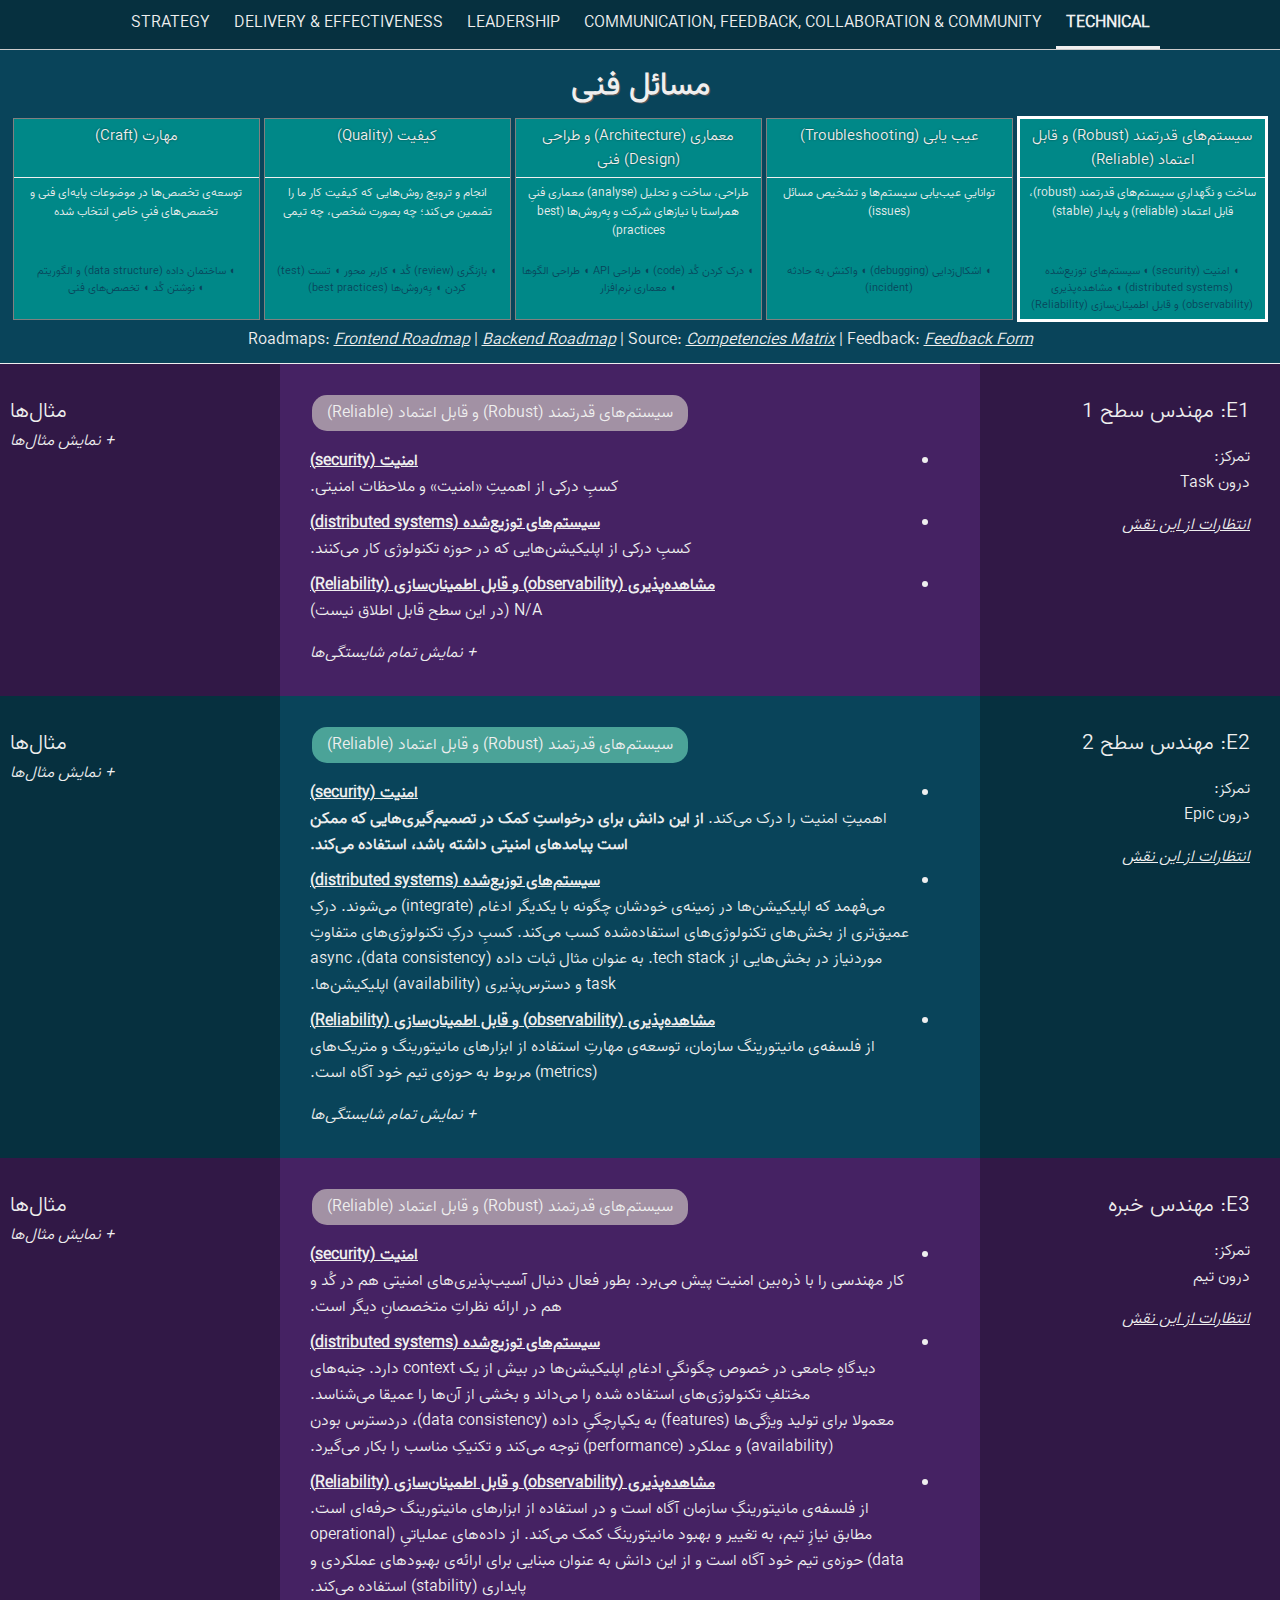
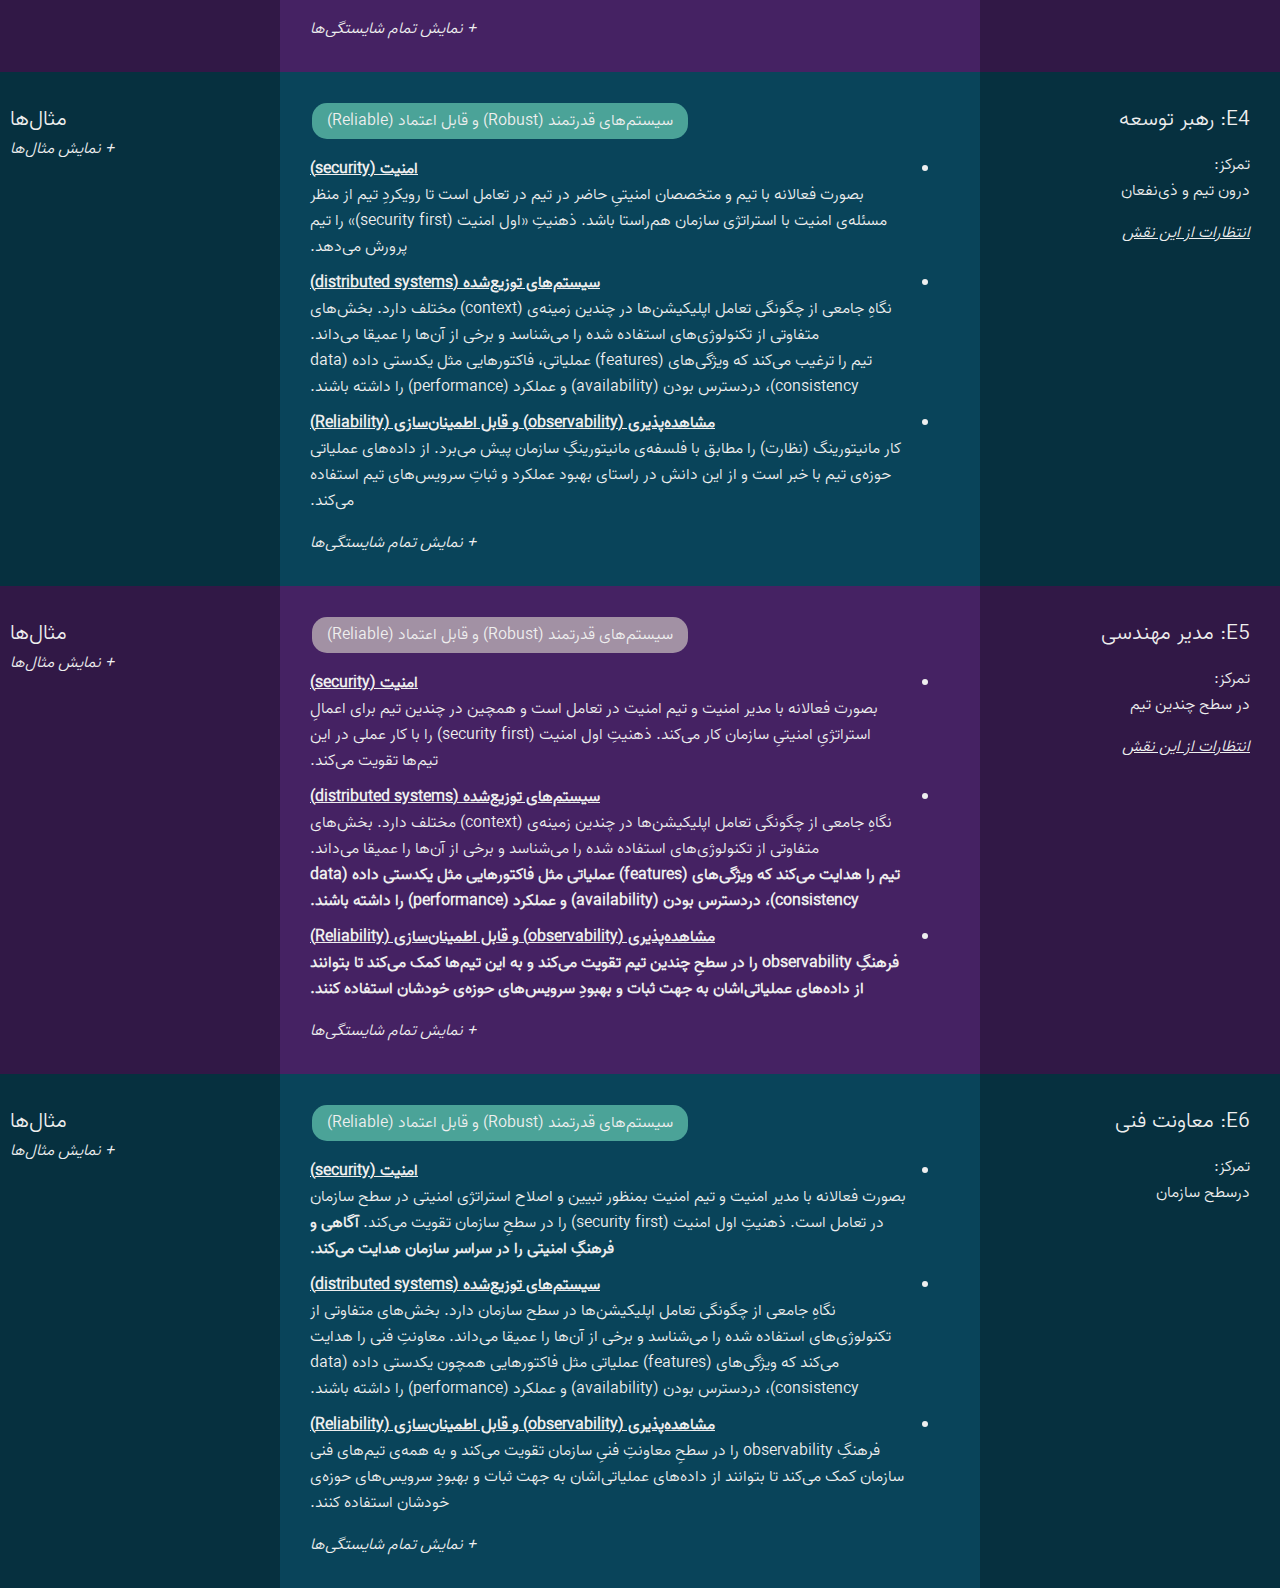
<file: index.html>
<!DOCTYPE html>

<html dir="rtl">

<head>
  <meta charset=UTF-8>
  <link rel="stylesheet" type="text/css" href="styles.css" />
  <script src="functions.js" type="text/javascript"></script>
</head>

<body>
  <div class="main">

    <div class="nav">
      <a href="index.html">
        <span class="item selected">TECHNICAL</span>
      </a>
      <a href="communication.html">
        <span class="item">COMMUNICATION, FEEDBACK, COLLABORATION & COMMUNITY</span>
      </a>
      <a href="leadership.html">
        <span class="item">
          LEADERSHIP
        </span>
      </a>
      <a href="delivery.html">
        <span class="item">
          DELIVERY &AMP; EFFECTIVENESS
        </span>
      </a>
      <a href="strategy.html">
        <span class="item">STRATEGY</span>
      </a>
    </div>

    <!--header-->

    <div class="header">
      <div class="skill-header">

        <h1>مسائل فنی</h1>
        <a href="#reliable" onclick="changeSkill('reliable')">
          <div class="competencies selected" id="reliable-header">
            <div class="headerbox">
              <div class=header1>سیستم‌های قدرتمند (Robust) و قابل اعتماد (Reliable)</div>
            </div>
            <div class=summary>ساخت و نگهداریِ سیستم‌های قدرتمند (robust)، قابل اعتماد (reliable) و پایدار (stable)
            </div>
            <div class=sub-skills>
              <span class="text">&#x25D6;&nbsp;امنیت (security)</span>
              <span class="text">&#x25D6;&nbsp;سیستم‌های توزیع‌شده (distributed systems)</span>
              <span class="text">&#x25D6;&nbsp;مشاهده‌پذیری (observability) و قابل اطمینان‌سازی (Reliability)</span>
            </div>
          </div>
        </a>

        <a href="#troubleshooting" onclick="changeSkill('troubleshooting')">
          <div class="competencies" id="troubleshooting-header">
            <div class="headerbox">
              <span class=header1>عیب یابی (Troubleshooting)
              </span>
              <br />
              <br />
            </div>
            <div class=summary>تواناییِ عیب‌یابی سیستم‌ها و تشخیص مسائل (issues)<br /></div>
            <div class="sub-skills">
              <span class="text">&#x25D6;&nbsp;اشکال‌زدایی (debugging)</span>
              <span class="text">&#x25D6;&nbsp;واکنش به حادثه (incident)</span>
              <br />
              <br />
            </div>
          </div>
        </a>

        <a href="#architecture" onclick="changeSkill('architecture')">
          <div class="competencies" id="architecture-header">
            <div class="headerbox">
              <span class=header1>معماری (Architecture) و طراحی (Design) فنی</span>
            </div>
            <div class=summary>طراحی، ساخت و تحلیل (analyse) معماری فنیِ همراستا با نیازهای شرکت و بِه‌روش‌ها (best
              practices)</div>
            <div class="sub-skills">
              <span class="text">&#x25D6;&nbsp;درک کردن کُد (code)</span>
              <span class="text">&#x25D6;&nbsp;طراحی API</span>
              <span class="text">&#x25D6;&nbsp;طراحی الگوها</span>
              <span class="text">&#x25D6;&nbsp;معماری نرم‌افزار</span>
              <br />
              <br />
            </div>
          </div>
        </a>

        <a href="#quality" onclick="changeSkill('quality')">
          <div class="competencies" id="quality-header">
            <div class="headerbox">
              <span class=header1>کیفیت (Quality)</span>
              <br />
              <br />
            </div>

            <div class=summary>
              انجام و ترویج روش‌هایی که کیفیت کار ما را تضمین می‌کند؛ چه بصورت شخصی، چه تیمی
            </div>
            <div class="sub-skills">
              <span class="text">&#x25D6;&nbsp;بازنگری (review) کُد</span>
              <span class="text">&#x25D6;&nbsp;کاربر محور</span>
              <span class="text">&#x25D6;&nbsp;تست (test) کردن</span>
              <span class="text">&#x25D6;&nbsp;بِه‌روش‌ها (best practices)</span>
              <br />
              <br />
            </div>
          </div>
        </a>

        <a href="#craft" onclick="changeSkill('craft')">
          <div class="competencies" id="craft-header">
            <div class="headerbox">
              <span class=header1>مهارت (Craft)</span>
              <br />
              <br />
            </div>
            <div class=summary>
              توسعه‌ی تخصص‌ها در موضوعات پایه‌ای فنی و تخصص‌های فنیِ خاصِ انتخاب شده
            </div>
            <div class="sub-skills">
              <span class="text">&#x25D6;&nbsp;ساختمان داده (data structure) و الگوریتم</span>
              <span class="text">&#x25D6;&nbsp;نوشتن کُد</span>
              <span class="text">&#x25D6;&nbsp;تخصص‌های فنی</span>
              <br />
              <br />
            </div>
          </div>
        </a>
      </div>
      <div class="roadmaps">
        Roadmaps: <a href="frontend-roadmap.pdf" target="_blank" class="link underline">Frontend Roadmap</a> | <a
          href="backend-roadmap.pdf" class="link underline" target="_blank">Backend Roadmap</a>
        | Source: <a href="https://tinyurl.com/e360-competencies" class="link underline">Competencies Matrix</a>
        | Feedback: <a href="https://forms.gle/9mSZsdaCTgw4NFJX8" class="link underline">Feedback Form</a>
      </div>
    </div>

    <div class="main">
      <!--Junior-->
      <div class="row">
        <div class="left col">
          <span class=title>E1: مهندس سطح 1</span>
          <p><span class=focus>تمرکز: <br />درون Task</span></p>
          <a href="https://tinyurl.com/e360-engineer-i" target="_blank" class="link underline">انتظارات از این نقش</a>
        </div>
        <div class="middle" id="junior-skills">
          <div class="reliable">
            <span class="pill">سیستم‌های قدرتمند (Robust) و قابل اعتماد (Reliable)</span>
            <ul>
              <li>
                <span class="highlight underline"> امنیت (security)</span><br /> کسبِ درکی از اهمیتِ «امنیت» و ملاحظات
                امنیتی.
              </li>
              <li>
                <span class="highlight underline"> سیستم‌های توزیع‌شده (distributed systems)</span><br /> کسبِ درکی از
                اپلیکیشن‌هایی که در حوزه تکنولوژی کار می‌کنند.
              </li>
              <li>
                <span class="highlight underline"> مشاهده‌پذیری (observability) و قابل اطمینان‌سازی (Reliability)
                </span>
                <br /> N/A (در این سطح قابل اطلاق نیست)
              </li>
            </ul>
          </div>

          <div class="troubleshooting">
            <span class="pill"> عیب یابی (Troubleshooting)</span>
            <ul>
              <li>
                <span class="highlight underline"> اشکال‌زدایی (debugging)</span><br />درک اصول اولیه‌ی اشکال‌زدایی و
                ابزارهایی که به این منظور استفاده می‌شود.
              </li>
              <li>
                <span class="highlight underline"> واکنش به حادثه (incident)</span><br />یادگیری تشخیص آنکه چه زمانی یک
                حادثه رخ داده است یا یک باگ با اولویت پایین است.
              </li>
            </ul>
          </div>

          <div class="architecture">
            <span class="pill">معماری (Architecture) و طراحی (Design) فنی</span>
            <ul>
              <li>
                <span class="highlight underline"> درک کردن کُد (code)</span><br />
                زمینه لازم در مورد دامنه کاری تیم رو با کمک مهندسان خِبره‌تر به دست می‌آورد.
              </li>
              <li>
                <span class="highlight underline">طراحی API</span><br />
                درکِ واسط‌های API برای GraphQL و REST APIها. درکِ فرمت‌های متفاوتی که در API استفاده می‌شود. توانایی
                بازیابی و بروزرسانی اطلاعات بواسطه API.
              </li>
              <li><span class="highlight underline">الگوهای طراحی (design patterns)</span><br />کسبِ درکِ الگوهای
                متفاوتی که در پایگاهِ کُد (codebase) استفاده شده است.</li>
              <li><span class="highlight underline"> معماری نرم‌افزار (software architecture)</span>
                <br />از معماریِ دامنه آگاه است و توابع را به گونه‌ای طراحی می‌کند که از تکرار کد (code duplication) و
                تغییرات interface-breaking اجتناب شود.
              </li>
            </ul>
          </div>

          <div class="quality">
            <span class="pill"> کیفیت (Quality)</span>
            <ul>
              <li>
                <span class="highlight underline">بازنگری کُد (code review)</span><br />
                یاد می‌گیرد که PRهایی (pull request) با اندازه‌ی معقول ایجاد کند که شاملِ شرح توضیحات و تست‌های انجام
                شده است. می‌تواند PRها را کامل بخواند و روی آن‌ها پِی‌نوشت‌های (comments) محترمانه می‌گذارد. ممکن است
                برای خُرد کردن PRها و پیشنهاد PR مجدد نیاز به کمک داشته باشد.
              </li>
              <li>
                <span class="highlight underline">کاربر محور (user centric)</span><br />
                تلاش می‌کند کار را با درنظر گرفتن دغدغه‌های کاربرانِ نهایی انجام بدهد و تلاش می‌کند ارزش یک کار (task)
                را درک کند.
              </li>
              <li>
                <span class="highlight underline">تست کردن (testing)</span><br />هرم تست (test pyramid) را درک می‌کند، و
                Unit Testها را مطابق آن می‌نویسد (گاهی اوقات با کمک دیگران). همواره حالت‌های پیشبینی شده، خطاها و همچنین
                حالت‌های معمولی را تست می‌کند.
              </li>
              <li><span class="highlight underline"> بِه‌روش (best practice)</span><br />به وظایف با نگاهِ پیروی از
                بِه‌روش‌ها برخورد می‌کند. ممکن است برای فهمیدن آنکه کدام استاندارد را دنبال کند، از دیگران کمک بگیرد.
              </li>
            </ul>
          </div>

          <div class="craft">
            <span class="pill"> مهارت (Craft)</span>
            <ul>
              <li>
                <span class="highlight underline"> ساختمان داده‌ها (data structures) و الگوریتم‌ها
                  (algorithms)</span><br />کسبِ درکِ ساختمان داده‌های مختلف و اینکه چه زمانی از از کدام باید استفاده
                کرد. کسبِ درکِ پایه‌ای از برخی الگوریتم‌ها و پیچیدگی‌اشان (به عنوان مثال پیچدگی زمانیِ پیمایش در حلقه
                O(n) است).
              </li>
              <li><span class="highlight underline">کُد زدن</span><br />کُدی با قابلیت تست (testability)، خوانا
                (readability) و با درنظر گرفتن خطاها و موارد خاص (edge cases) می‌نویسند.</li>
              <li><span class="highlight underline">خبرگیِ فنی</span><br />شروع یادگیری مفاهیم اساسی تکنولوژی‌هایی که
                درون یک کار (task) نیاز است.</li>
            </ul>
          </div>
          <a class="link" id="show-junior-all" onclick="showAll('junior')">+ نمایش تمام شایستگی‌ها</a>
          <a class="link hide" id="hide-junior-all" onclick="hideAll('junior')">+ پنهان کردن شایستگی‌های دیگر</a>
        </div>
        <div class="right col">
          <div class=title>مثال‌ها</div>
          <a class="show link" id="junior-show" onclick="showExamples('junior')">+ نمایش مثال‌ها</a>
          <a class="hide link" id="junior-hide" onclick="hideExamples('junior')">- پنهان کردن مثال‌ها</a>
          <ul class="hide" id="junior-examples">
            <li>اضافه کردن unit testهایی به کار. استفاده از mock در ازای پاسخ APIها</li>
            <li>پیاده‌سازی کامپوننت sticky footer</li>
            <li>افزودن فیلدها و جداول جدید به دیتابیس</li>
            <li>بروز کردن کُد برای بازیابی داده از GraphQL</li>
            <li>سنجیدن فیلدهای ورودی (input fields) برای محتوای مخرب.</li>
          </ul>
        </div>

      </div>

      <!--Mid Level-->
      <div class="row even">

        <div class="left col">
          <span class=title>E2: مهندس سطح 2</span>
          <p><span class=focus>تمرکز: <br />درون Epic</span></p>
          <a href="https://tinyurl.com/e360-engineer-ii" target="_blank" class="link underline">انتظارات از این نقش</a>
        </div>
        <div class="middle" id="mid-skills">
          <div class="reliable">
            <span class="pill">سیستم‌های قدرتمند (Robust) و قابل اعتماد (Reliable)</span>
            <ul>
              <li>
                <span class="highlight underline"> امنیت (security)</span><br />
                اهمیتِ امنیت را درک می‌کند. <span class="highlight">
                  از این دانش برای درخواستِ کمک در تصمیم‌گیری‌هایی که ممکن است پیامدهای امنیتی داشته باشد، استفاده
                  می‌کند. </span>
              </li>
              <li>
                <span class="highlight underline"> سیستم‌های توزیع‌شده (distributed systems)</span><br />
                <span>
                  می‌فهمد که اپلیکیشن‌ها در زمینه‌ی خودشان چگونه با یکدیگر ادغام (integrate) می‌شوند. درکِ عمیق‌تری از
                  بخش‌های تکنولوژی‌های استفاده‌شده کسب می‌کند.
                  کسبِ درکِ تکنولوژی‌های متفاوتِ موردنیاز در بخش‌هایی از tech stack. به عنوان مثال ثبات داده (data
                  consistency)، async task و دسترس‌پذیری (availability) اپلیکیشن‌ها.
              </li>
              <li>
                <span class="highlight underline"> مشاهده‌پذیری (observability) و قابل اطمینان‌سازی (Reliability)
                </span>
                <br />
                از فلسفه‌ی مانیتورینگ سازمان، توسعه‌ی مهارتِ استفاده از ابزارهای مانیتورینگ و متریک‌های (metrics) مربوط
                به حوزه‌ی تیم خود آگاه است.
              </li>
            </ul>
          </div>

          <div class="troubleshooting">
            <span class="pill"> عیب یابی (Troubleshooting)</span>
            <ul>
              <li>
                <span class="highlight underline"> اشکال‌زدایی (debugging)</span><br />
                از یک رویکرد سیستماتیک برای اشکال‌یابیِ مسائل موجود در یک سرویسِ واحد استفاده می‌کند.
              </li>
              <li>
                <span class="highlight underline"> واکنش به حادثه (incident)</span><br />
                <span>از طیف وسیعی از ابزارها برای تشخیصِ زمان وقوع حادثه استفاده می‌کند و حادثه را به
                  موقع به ذی‌نفعان (stakeholders) اطلاع می‌دهد. مالکیتِ حوادثی که در حوزه خودشان قرار می‌گیرد را
                  می‌پذیرد. ممکن است در حل یک حادثه نقش داشته باشد.</span>
              </li>
            </ul>
          </div>

          <div class="architecture">
            <span class="pill">معماری (Architecture) و طراحی (Design) فنی</span>
            <ul>
              <li>
                <span class="highlight underline"> درک کردن کُد (code)</span><br />
                درکِ بخشی از فعالیت‌های جاری تیم که منجر به کار مولد در آن بخش می‌شود.
              </li>
              <li>
                <span class="highlight underline">طراحی API</span><br />
                درکِ واسط‌های مختلف API و فرمت‌های آن‌ها و همچنین ساخت APIها بمنظور استفاده‌ی دیگران.
              </li>
              <li>
                <span class="highlight">درکِ به‌روش‌ها برای طراحیِ APIها و همچنین تلاش برای عمیق‌تر کردن این
                  دانش.</span> این
                دانش شامل مواردی همچون اندازه‌ی پاسخ‌ها (response size)، امنیت، مدیریت خطا (error handling)، محدود
                کردن نرخ استفاده (rate limiting)، عملکرد (performance) و بِه‌روش‌های REST و GraphQL (مثلا صفحه‌بندی یا
                pagination، cache کردن و batch کردن، احرازهویت، فیلترها و طراحی رابط). این مسئله می‌تواند با کمک
                دیگران باشد.<br /></span>
              </li>
              <li>
                <span class="highlight underline">الگوهای طراحی (design patterns)</span><br />
                <span>به چگونگیِ اعمال الگوهای مناسب در کُدهای موجود توجه می‌کند و آن‌ها را درک
                  می‌کند. به عنوان مثال، الگوی pub-sub یا الگوی circuit breaker را می‌شناسد و برای انجام وظایف خود،
                  می‌تواند از آن‌ها برای سناریوهای مختلف استفاده کند. ممکن است از دیگران کمک بخواهد که کدام الگو را باید
                  اعمال کند.
              </li>
              <li>
                <span class="highlight underline"> معماری نرم‌افزار (software architecture)</span><br />
                توابع (functions) را به‌گونه‌ای طراحی می‌کند که متناسب با معماریِ کلی است.</span>
              </li>
            </ul>
          </div>

          <div class="quality">
            <span class="pill"> کیفیت (Quality)</span>
            <ul>
              <li>
                <span class="highlight underline">بازنگری کُد (code review)</span><br />
                <span class="highlight">PRهایی (pull request) با اندازه‌ی معقول ایجاد می‌کند که شاملِ شرح توضیحات،
                  تست‌های انجام شده و تاثیرات دیپلوی است.</span>
                <br />
                PRها را با ذره‌بینِ کیفیت و ارزش بازنگری می‌کند، یعنی کیفیت کد (code quality)، معیارهای پذیرش
                (acceptance
                criteria)، منطقِ کسب‌وکار (business logic)، پوشش تست (test coverage) و هم‌راستا با معماری.
                <br />
                <span class="highlight">همواره نظراتی سازنده و محترمانه در PRها ارائه می‌دهد. در حل‌وفصل مسائل مربوط به
                  PRهای خودش فعال است و PRهای دیگران را هم بازنگری می‌کند.
              </li>
              <li>
                <span class="highlight underline">کاربر محور (user centric)</span><br />
                تلاش می‌کند که ویژگی‌ها (features) را با دغدغه‌ی کاربرانِ نهایی (end-users) ارائه دهد (deliver)، با این
                دیدگاه که یک epic قرار است چه ارزشی برای کاربرانِ نهایی به ارمغان بیاورد. برای سهولتِ استفاده‌ی کاربران
                نهایی از سیستم تلاش می‌کند (چه داخلی، چه خارجی و حتا خود توسعه‌دهندگان).
              </li>
              <li>
                <span class="highlight underline">تست کردن (testing)</span><br />
                هرم تست کردن (testing pyramid) را درک می‌کند و در کنار نوشتن unit test تست‌های سطح بالاتر هم می‌نویسد.
                همیشه تست‌هایی برای مدیریت edge caseها می‌نویسد و خطاها (errors) را همچون رخدادهای مرسوم (happy paths)،
                باظرافت (gracefully) مدیریت می‌کند.
              </li>
              <li>
                <span class="highlight underline"> بِه‌روش (best practice)</span><br />
                <span>کسبِ درکی از استانداردهایی که باید رعایت شود، و غالب‌ اوقات از بِه‌روش‌ها در کار
                  استفاده می‌کند. بدنبال راهنماهای مرجع (references guides) و استانداردهای شناخته شده و همچنین کمکِ
                  دیگران است.
              </li>
            </ul>
          </div>

          <div class="craft">
            <span class="pill"> مهارت (Craft)</span>
            <ul>
              <li>
                <span class="highlight underline"> ساختمان داده‌ها (data structures) و الگوریتم‌ها
                  (algorithms)</span><br />
                <span>ساختمان داده‌های مختلف را می‌شناسد و می‌داند که چه زمانی از کدام یک از آن‌ها
                  استفاده کند. درکی کلی از برخی از الگوریتم‌های استفاده شده و همچنین پیچیدگی زمانی مربوط به آن‌ها دارد.
              </li>
              <li>
                <span class="highlight underline">کُد زدن</span><br />
                <span>همواره توابعی (functions) را می‌نویسد که قابل تست (testable) هستند، توسط
                  توسعه‌دهندگان (developers) دیگر براحتی قابل درک است و همچنین خطاها و موارد خاص (edge cases) را درنظر
                  می‌گیرد.
              </li>
              <li>
                <span class="highlight underline">خبرگیِ فنی</span><br />
                <span>مفاهیمِ اصلی تکنولوژی‌های استفاده شده را می‌داند و دانش‌اش را در سایر زمینه‌های
                  یک تخصصِ انتخاب شده گسترش می‌دهد. قادر است که تغییرات را برمبنای پیکربندی‌ ارائه دهد و درک‌اش را در
                  یکسری فریمورک منتخب (chosen frameworks) عمیق می‌کند.</span>
              </li>
            </ul>
          </div>

          <a class="link" id="show-mid-all" onclick="showAll('mid')">+ نمایش تمام شایستگی‌ها</a>
          <a class="link hide" id="hide-mid-all" onclick="hideAll('mid')">+ پنهان کردن شایستگی‌های دیگر</a>
        </div>

        <div class="right col">
          <div class=title>مثال‌ها</div>
          <a class="show link" id="mid-show" onclick="showExamples('mid')">+ نمایش مثال‌ها</a>
          <a class="hide link" id="mid-hide" onclick="hideExamples('mid')">- پنهان کردن مثال‌ها</a>
          <ul class="hide" id="mid-examples">
            <li>نمونه‌ی اولیه (prototyped) یک ویژگیِ ساده را به سرعت می‌سازد.</li>
            <li>در صورت امکان کد را ریفکتور می‌کند. یعنی در جایی که تستی جا افتاده است و نوشته نشده است را می‌نویسد، کد
              را قابل تست‌تر می‌کند و اساسا کُدِ بهتری نسبت به اول بجا می‌گذارد.</li>
            <li>برای PRهایی که قرار است به عنوان بازنگر (reviewer) باشد، درخواست تست می‌کند (درصورتیکه تست نوشته نشده
              باشد).</li>
            <li>برای اشکال‌زدایی از تکنیک‌های متفاوتی استفاده می‌کند، نظیر: نگاه کردن به لاگ‌ها، تجسس در پادهای
              کوبرنتیز، صف‌های RabbitMQ و... .</li>
            <li>دستورالعمل‌هایی را در README درصورتِ نیاز قرار می‌دهد.</li>

          </ul>
        </div>

      </div>

      <!--Senior-->
      <div class="row">

        <div class="left col">
          <span class=title>E3: مهندس خبره</span>
          <p><span class=focus>تمرکز: <br />درون تیم</span></p>
          <a href="https://tinyurl.com/e360-engineer-iii" target="_blank" class="link underline">انتظارات از این نقش</a>
        </div>
        <div class="middle" id="senior-skills">
          <div class="reliable">
            <span class="pill">سیستم‌های قدرتمند (Robust) و قابل اعتماد (Reliable)</span>
            <ul>
              <li>
                <span class="highlight underline"> امنیت (security)</span><br />
                کار مهندسی را با ذره‌بین امنیت پیش می‌برد. بطور فعال دنبال آسیب‌پذیری‌های امنیتی هم در کُد و هم در ارائه
                نظراتِ متخصصانِ دیگر است.
              </li>
              <li>
                <span class="highlight underline"> سیستم‌های توزیع‌شده (distributed systems)</span><br />
                دیدگاهِ جامعی در خصوص چگونگیِ ادغامِ اپلیکیشن‌‌ها در بیش از یک context دارد. جنبه‌های مختلفِ
                تکنولوژی‌های استفاده شده را می‌داند و بخشی از آن‌ها را عمیقا می‌شناسد.
                <br />
                معمولا برای تولید ویژگی‌ها (features) به یکپارچگیِ داده (data consistency)، دردسترس بودن (availability)
                و عملکرد (performance) توجه می‌کند و تکنیکِ مناسب را بکار می‌گیرد.
              </li>
              <li>
                <span class="highlight underline"> مشاهده‌پذیری (observability) و قابل اطمینان‌سازی (Reliability)
                </span>
                <br />
                از فلسفه‌ی مانیتورینگِ سازمان آگاه است و در استفاده از ابزارهای مانیتورینگ حرفه‌ای است. مطابق نیازِ تیم،
                به تغییر و بهبود مانیتورینگ کمک می‌کند. از داده‌های عملیاتیِ (operational data) حوزه‌ی تیم خود آگاه است
                و از این دانش به عنوان مبنایی برای ارائه‌ی بهبودهای عملکردی و پایداری (stability) استفاده می‌کند.
              </li>
            </ul>
          </div>

          <div class="troubleshooting">
            <span class="pill"> عیب یابی (Troubleshooting)</span>
            <ul>
              <li>
                <span class="highlight underline"> اشکال‌زدایی (debugging)</span><br />
                <span>در انجام اشکال‌یابیِ (debugging) سیستماتیک بنظور تشخیصِ همه‌ی مشکلات موجود در
                  «یک» سرویس مسلط (proficient) است. از این اشکال‌یابی سیستماتیک بمنظور تشخیصِ مشکلاتِ سرویس‌های تو در تو
                  هم استفاده می‌کند، البته ممکن است از دیگران برای این امر کمک بگیرد.
              </li>
              <li>
                <span class="highlight underline"> واکنش به حادثه (incident)</span><br />
                <span>در استفاده از طیفِ وسیعی از ابزارها بجهت تشخیصِ زمان وقوع حادثه (incident) مهارت
                  دارد و این موضوع را به موقع به ذی‌نفعان اطلاع می‌دهد. مسئولیت و رهبریِ حوادثی را که در حوزه‌ی خودش رخ
                  می‌دهد را به عهده می‌گیرد. ممکن است در حلِ یک حادثه نقش داشته باشد یا به دیگران در حل‌وفصل حوادث کمک
                  کند. مسائل (issues) موجود در حوزه‌ی خود و دیگران را می‌شناسد.</span>
              </li>
            </ul>
          </div>

          <div class="architecture">
            <span class="pill">معماری (Architecture) و طراحی (Design) فنی</span>
            <ul>
              <li>
                <span class="highlight underline"> درک کردن کُد (code)</span><br />
                دامنه و حوزه‌ی تیمِ خود را درک می‌کند و می‌تواند زمینه‌ی کافی برای کارِ مولد (productively) در آن حوزه
                را جمع‌آوری کند. در بخشی از حوزه‌ی تیمِ خود تخصص دارد.
              </li>
              <li>
                <span class="highlight underline">طراحی API</span><br />
                <span>در زمانِ طراحی APIها «همواره» بِه‌روش‌‌ها را درنظر می‌گیرد.
              </li>
              <li>
                <span class="highlight underline">الگوهای طراحی (design patterns)</span><br />
                <span>«همواره» الگوهای قابلِ اجرا در چندین زمینه یا پایگاهِ کُد (codebase) را، مطابق
                  با استانداردها و بِه‌روش‌های توافق شده، درنظر می‌گیرد و اعمال می‌کند.
              </li>
              <li>
                <span class="highlight underline"> معماری نرم‌افزار (software architecture)</span><br />
                «همواره» کُدی را طراحی می‌کند که با معماریِ کلی مطابقت دارد. از انتزاعات (abstractions) و ایزوله‌سازیِ
                کُد بطور موثر استفاده می‌کند.</span>
              </li>
            </ul>
          </div>

          <div class="quality">
            <span class="pill"> کیفیت (Quality)</span>
            <ul>
              <li>
                <span class="highlight underline">بازنگری کُد (code review)</span><br />
                <span>همواره PRهایی (pull request) با اندازه‌ی معقول ایجاد می‌کند که شاملِ شرح توضیحات
                  و تست‌های انجام شده است. همواره در PRها نظراتی سازنده ارائه می‌کند و به نظرات دیگران محترمانه پاسخ
                  می‌دهد. اغلب پیشنهاداتی معنادار در PRها ارائه می‌کند.</span>
              </li>
              <li>
                <span class="highlight underline">کاربر محور (user centric)</span><br />
                PRهای دیگران را با ذره‌بینِ کیفیت و ارزش بازنگری می‌کند، یعنی کیفیت کُد (code quality)، معیارهای پذیرش
                (acceptance criteria)، منطقِ کسب‌وکار (business logic)، پوشش تست (test coverage) و هم‌راستا با معماری.
                هرگونه مشکل در PR که ممکن است در انتشار (release) یا ادغام (merge) تبعاتی داشته باشد را برجسته می‌کند.
                در بررسیِ PRهای تیم و حل‌وفصلِ PRهای باز در مدت زمانِ کوتاه، فعال است.</span>
              </li>
              <li>
                <span class="highlight underline">تست کردن (testing)</span><br />
                قابلیت‌ها (features) را با درنظر گرفتنِ دغدغه‌ی کاربران نهایی ارائه می‌دهد. ارزشی که epicها به کاربران
                نهایی ارائه می‌دهند را درک می‌کند. برای سهولتِ استفاده‌ی کاربران نهایی از سیستم تلاش می‌کند (چه داخلی،
                چه خارجی و حتا خود توسعه‌دهندگان).
                <br />
                روشِ تست‌نویسی معاونتِ فنی را می‌داند و از متریک‌های کیفی برای شناسایی گپ‌ها استفاده می‌کند. به تیم خود
                راهِ‌حل‌هایی را توصیه می‌کند که مطابق با چهارچوب‌های تست‌کردن پذیرفته‌شده و هرم تست‌کردن است.
              </li>
              <li>
                <span class="highlight underline"> بِه‌روش (best practice)</span><br />
                می‌داند که از کدام استانداردها باید پیروی کند و هدف‌اش اعمالِ بِه‌روش‌ها در کار است. پیگیرِ راهنماها و
                استانداردهای شناخته‌شده هست و به آن‌ها رجوع می‌کند. همچنین به دیگران در یادگیری بِه‌روش‌ها کمک
                می‌کند.
              </li>
            </ul>
          </div>

          <div class="craft">
            <span class="pill"> مهارت (Craft)</span>
            <ul>
              <li>
                <span class="highlight underline"> ساختمان داده‌ها (data structures) و الگوریتم‌ها
                  (algorithms)</span><br />
                ساختمان داده‌های مختلف را می‌شناسد و می‌داند که چه زمانی از کدامِ آن‌ها باید استفاده کند. الگوریتم‌هایی
                که پیاده‌سازی شده‌اند و پیچیدگیِ مرتبط با آن‌ها را می‌دانند. به دیگران برای درکِ الگوریتم‌هایی که پیاده
                کرده‌اند و پیچیدگی‌هایی که اضافه کرده‌اند کمک می‌کند و بهبودهایی را به آن‌ها پیشنهاد می‌کند.</span>
              </li>
              <li>
                <span class="highlight underline">کُد زدن</span><br />
                <span>«همواره» کُدهایی عملیاتی (production-ready code) می‌نویسد که به سادگی قابل تست،
                  قابل فهم برای دیگر توسعه‌دهندگان و همچنین با درنظر گرفتن خطاها و مواردِ خاص (edge cases) می‌نویسد.
              </li>
              <li>
                <span class="highlight underline">خبرگیِ فنی</span><br />
                <span class="highlight">درکِ خوبی از تکنولوژی‌های استفاده شده در تیم دارد و همچنان به گسترش دانش در
                  حوزه‌های پیچیده‌ترِ یکسری تخصص منتخب ادامه می‌دهد. به دیگران در یادگیری کمک می‌کند.</span>
              </li>
            </ul>
          </div>

          <a class="link" id="show-senior-all" onclick="showAll('senior')">+ نمایش تمام شایستگی‌ها</a>
          <a class="link hide" id="hide-senior-all" onclick="hideAll('senior')">+ پنهان کردن شایستگی‌های دیگر</a>
        </div>
        <div class="right col">
          <div class=title>مثال‌ها</div>
          <a class="show link" id="senior-show" onclick="showExamples('senior')">+ نمایش مثال‌ها</a>
          <a class="hide link" id="senior-hide" onclick="hideExamples('senior')">- پنهان کردن مثال‌ها</a>
          <ul class="hide" id="senior-examples">
            <li>باگ‌های پیچیده‌ی خارج از حوزه‌ی معمول‌اش را حل می‌کند.</li>
            <li>با شناسایی و اشکال‌زداییِ مشکل عملکردی به یک نفرِ دیگر کمک می‌کند و همچنین به سرعت آن را در محیط عملیاتی
              مرتفع می‌کند.</li>
            <li>ویژگی‌های پیچیده را پیاده‌سازی می‌کند.</li>
            <li>کُدها و نیازمندی‌های مربوط به جمع آوری متریک‌های عملکردی را اضافه می‌کند.</li>
            <li>یکپارچی با یک ابزار ثالث را درنظر گرفتن بار، امنیت، مدیریت خطا و به‌روش‌ها طراحی و پیاده‌سازی می‌کند.
            </li>
            <li>برای استفاده از یک ویژگیِ جدید دفترچه‌ی راهنما ایجاد می‌کند./li>
            <li>تضمین می‌کند که استفاده از GraphQL منجر به لو رفتن اطلاعات حساس نمی‌شود.</li>
          </ul>
        </div>

      </div>

      <!--Team Lead-->
      <div class="row even">

        <div class="left col">
          <span class=title>E4: رهبر توسعه</span>
          <p><span class=focus>تمرکز: <br />درون تیم و ذی‌نفعان</span></p>
          <a href="https://tinyurl.com/e360-devlead" target="_blank" class="link underline">انتظارات از این نقش</a>
        </div>
        <div class="middle" id="teamlead-skills">
          <div class="reliable">
            <span class="pill">سیستم‌های قدرتمند (Robust) و قابل اعتماد (Reliable)</span>
            <ul>
              <li>
                <span class="highlight underline"> امنیت (security)</span><br />
                <span>بصورت فعالانه با تیم و متخصصان امنیتیِ حاضر در تیم در تعامل است تا رویکردِ تیم
                  از منظر مسئله‌ی امنیت با استراتژی سازمان هم‌راستا باشد. ذهنیتِ «اول امنیت (security first)» را تیم
                  پرورش می‌دهد.</span>
              </li>
              <li>
                <span class="highlight underline"> سیستم‌های توزیع‌شده (distributed systems)</span><br />
                نگاهِ جامعی از چگونگی تعامل اپلیکیشن‌ها در چندین زمینه‌ی (context) مختلف دارد. بخش‌های متفاوتی از
                تکنولوژی‌های استفاده شده را می‌شناسد و برخی از آن‌ها را عمیقا می‌داند.
                <br /><span>تیم را ترغیب می‌کند که ویژگی‌های (features) عملیاتی، فاکتورهایی مثل یکدستی
                  داده (data consistency)، دردسترس بودن (availability) و عملکرد (performance) را داشته باشند.
              </li>
              <li>
                <span class="highlight underline"> مشاهده‌پذیری (observability) و قابل اطمینان‌سازی (Reliability)
                </span>
                <br />
                <span class=>کار مانیتورینگ (نظارت) را مطابق با فلسفه‌ی مانیتورینگِ سازمان پیش می‌برد. از داده‌های
                  عملیاتی حوزه‌ی تیم با خبر است و از این دانش در راستای بهبود عملکرد و ثباتِ سرویس‌های تیم استفاده
                  می‌کند.</span>
              </li>
            </ul>
          </div>

          <div class="troubleshooting">
            <span class="pill"> عیب یابی (Troubleshooting)</span>
            <ul>
              <li>
                <span class="highlight underline"> اشکال‌زدایی (debugging)</span><br />
                در استفاده از اشکال‌یابیِ سیستماتیک بمنظور تشخیصِ تمام مسائل محدود در حوزه‌ی خود مهارت دارد.</span>
              </li>
              <li>
                <span class="highlight underline"> واکنش به حادثه (incident)</span><br />
                در استفاده از طیفِ وسیعی از ابزارها بجهت تشخیصِ زمان وقوع حادثه (incident) مهارت دارد و این موضوع را به
                موقع به ذی‌نفعان اطلاع می‌دهد. مسئولیت و رهبریِ حوادثی را که در حوزه‌ی خودش و تیم رخ می‌دهد را به عهده
                می‌گیرد. حلِ یک حادثه را رهبری می‌کند و به دیگران در حل‌وفصلِ حوادث‌اشان کمک می‌کند. توانایی درکِ مسائل
                در حوزه‌ی خود و مسائل پخش شده در چند حوزه را دارد.</span>
              </li>
            </ul>
          </div>

          <div class="architecture">
            <span class="pill">معماری (Architecture) و طراحی (Design) فنی</span>
            <ul>
              <li>
                <span class="highlight underline"> درک کردن کُد (code)</span><br />
                <span>در حوزه‌ی تیمِ خود تخصص‌های متنوعی دارد، شامل شناخت سرویس‌ها، اینکه آن‌ها
                  چطور باهم تعامل می‌کنند و داده به چه شکل بین سیستم‌ها جریان دارد. حوزه‌های مجاور و تاثیراتِ آن‌ها در
                  حوزه‌های خودشان را می‌شناسد. </span>
              </li>
              <li>
                <span class="highlight underline">طراحی API</span><br />
                هنگامِ طراحی APIها، همواره بِه‌روش‌ها را در نظر می‌گیرد و اطمینان حاصل می‌کند که کار در تیم مطابق با
                بِه‌روش‌ها پیش می‌رود.
              </li>
              <li>
                <span class="highlight underline">الگوهای طراحی (design patterns)</span><br />
                تیم را در بکارگیری الگوهای طراحیِ کاربردی و مرتبط در کار و زمینه‌های تیم، مطابق با بِه‌روش‌ها و
                استانداردهای توافق شده با عمل‌گرایی رهبری می‌کند.
              </li>
              <li>
                <span class="highlight underline"> معماری نرم‌افزار (software architecture)</span><br />
                با تیم کار می‌کند تا این اطمینان حاصل شود که معماری و رویکردهای فنیِ تیم با اهدافِ مهندسی بزرگ‌تر نظیر
                مقیاس‌پذیری (scaling)، حالت اعتبارسنجی (validation mode)، دیپلوی مداوم (continuous deployment) و همچنین
                نقشه‌ی راهِ معماری، مطابق و همسو هستند.
              </li>
            </ul>
          </div>

          <div class="quality">
            <span class="pill"> کیفیت (Quality)</span>
            <ul>
              <li>
                <span class="highlight underline">بازنگری کُد (code review)</span><br />
                <span>فرهنگِ بازنگریِ باکیفیتِ کُد را در تیم تقویت می‌کند. راهنمایی به جهتِ نحوه‌ی بازنگری PRها به
                  دیگران ارائه می‌دهد.
                </span>
                <br />
                هرگونه مشکل در PR که ممکن است در انتشار (release) یا ادغام (merge) تبعاتی داشته باشد را برجسته می‌کند.
                <br />
                از وابستگی‌های تیم کاملا آگاه است و برایش مهم است که PRهای تیم در زمان معقولی بازنگری شود.
              </li>
              <li>
                <span class="highlight underline">کاربر محور (user centric)</span><br />
                تیم را راهنمایی می‌کند تا ویژگی‌ها (features) را با دغدغه‌ی کاربرانِ نهایی (end-users) ارائه دهد
                (deliver)، با این دیدگاه که تیم چگونه قرار است برای کاربرانِ نهایی ارزش تولید کنند. برای سهولتِ
                استفاده‌ی کاربران نهایی از سیستم تلاش می‌کند (چه داخلی، چه خارجی و حتا خود توسعه‌دهندگان).
              </li>
              <li>
                <span class="highlight underline">تست کردن (testing)</span><br />
                <span class="highlight">روشِ تست‌نویسیِ تیم را مطابق با استراتژی تست‌نویسی معاونت تهیه می‌کند. همیشه
                  حالت‌های معمول، واریانس در داده، خطاها، حالت‌های خاص را پوشش می‌دهد و از متریک‌های کیفی برای شناسایی
                  گپ‌ها استفاده می‌کند. به تیم خود راهِ‌حل‌هایی را توصیه می‌کند که مطابق با چهارچوب‌های تست‌کردن
                  پذیرفته‌شده و هرم تست‌کردن است.
              </li>
              <li>
                <span class="highlight underline"> بِه‌روش (best practice)</span><br />
                تیم را برای پیروی از استانداردها و اعمالِ بِه‌روش‌ها در کار هدایت می‌کند. پیگیرِ راهنماها و استانداردهای
                شناخته‌شده هست و به آن‌ها رجوع می‌کند و دیگران را در بکارگیری بِه‌روش‌ها راهنمایی می‌کند.
              </li>
            </ul>
          </div>

          <div class="craft">
            <span class="pill"> مهارت (Craft)</span>
            <ul>
              <li>
                <span class="highlight underline"> ساختمان داده‌ها (data structures) و الگوریتم‌ها
                  (algorithms)</span><br />
                ساختمان داده‌های مختلف را می‌شناسد و می‌داند که چه زمانی از کدامِ آن‌ها باید استفاده کند. الگوریتم‌هایی
                که پیاده‌سازی شده‌اند و پیچیدگیِ مرتبط با آن‌ها را می‌دانند.
              </li>
              <li>
                <span class="highlight underline">کُد زدن</span><br />
                «همواره» توابعی می‌نویسد که به سادگی قابل تست، قابل فهم برای دیگر توسعه‌دهندگان و همچنین با درنظر گرفتن
                خطاها و مواردِ خاص (edge cases) باشند.
              </li>
              <li>
                <span class="highlight underline">خبرگیِ فنی</span><br />
                مفاهیمِ اصلی تکنولوژی‌های استفاده شده را می‌داند و دانش‌اش را در سایر زمینه‌های یک تخصصِ انتخاب شده
                گسترش می‌دهد. قادر است که تغییرات را برمبنای پیکربندی‌ ارائه دهد و درک‌اش را در یکسری فریمورک منتخب
                (chosen frameworks) عمیق می‌کند.
              </li>
            </ul>
          </div>
          <a class="link" id="show-teamlead-all" onclick="showAll('teamlead')">+ نمایش تمام شایستگی‌ها</a>
          <a class="link hide" id="hide-teamlead-all" onclick="hideAll('teamlead')">+ پنهان کردن شایستگی‌های دیگر</a>
        </div>

        <div class="right col">
          <div class=title>مثال‌ها</div>
          <a class="show link" id="teamlead-show" onclick="showExamples('teamlead')">+ نمایش مثال‌ها</a>
          <a class="hide link" id="teamlead-hide" onclick="hideExamples('teamlead')">- پنهان کردن مثال‌ها</a>
          <ul class="hide" id="teamlead-examples">
            <li>با کمکِ یکسری یادآوری‌های منظم، تیم را روی کیفیت متمرکز می‌کند.</li>
            <li>تصمیماتِ مربوط به معماری را مطابق چشم اندازِ استراتژیک می‌گیرد.</li>
            <li>منظور پایداری و نگهداریِ ویژگی‌های عملیاتی، سیستم مانیتورینگ برپا می‌کند که متریک‌ها را ضبط کند.</li>
            <li>یک استراتژیِ فنی برای مهاجرتِ داده‌های قدیمی با درنظرگرفتنِ پیامدهای این عمل در سطح تمام سیستم، طراحی
              می‌کند.</li>
            <li>پروژه‌ی پیچیده‌ای را طراحی می‌کند که راه‌حل جامعی را پوشش می‌دهد که در آن از سیستم‌ها و فناوری‌های
              متعددی استفاده شده است.</li>
            <li>برای نشان داده نحوه استفاده از یک ابزار جدید کارگاه برگزار می‌کند.</li>
          </ul>
        </div>

      </div>

      <!--Engineering Manager-->
      <div class="row">

        <div class="left col">
          <span class=title>E5: مدیر مهندسی</span>
          <p><span class=focus>تمرکز: <br />در سطح چندین تیم</span></p>
          <a href="https://tinyurl.com/e360-eng-mgr" target="_blank" class="link underline">انتظارات از این نقش</a>
        </div>
        <div class="middle" id="em-skills">
          <div class="reliable">
            <span class="pill">سیستم‌های قدرتمند (Robust) و قابل اعتماد (Reliable)</span>
            <ul>
              <li>
                <span class="highlight underline"> امنیت (security)</span><br />
                بصورت فعالانه با مدیر امنیت و تیم امنیت در تعامل است و همچین در چندین تیم برای اعمالِ استراتژیِ امنیتیِ
                سازمان کار می‌کند. ذهنیتِ اول امنیت (security first) را با کار عملی در این تیم‌ها تقویت می‌کند.
              </li>
              <li>
                <span class="highlight underline"> سیستم‌های توزیع‌شده (distributed systems)</span><br />
                نگاهِ جامعی از چگونگی تعامل اپلیکیشن‌ها در چندین زمینه‌ی (context) مختلف دارد. بخش‌های متفاوتی از
                تکنولوژی‌های استفاده شده را می‌شناسد و برخی از آن‌ها را عمیقا می‌داند.
                <br />
                <span class="highlight">تیم را هدایت می‌کند که ویژگی‌های (features) عملیاتی مثل فاکتورهایی مثل یکدستی
                  داده (data consistency)، دردسترس بودن (availability) و عملکرد (performance) را داشته باشند.
              </li>
              <li>
                <span class="highlight underline"> مشاهده‌پذیری (observability) و قابل اطمینان‌سازی (Reliability)
                </span>
                <br />
                <span class="highlight">فرهنگِ observability را در سطحِ چندین تیم تقویت می‌کند و به این تیم‌ها کمک
                  می‌کند تا بتوانند از داده‌های عملیاتی‌اشان به جهت ثبات و بهبودِ سرویس‌های حوزه‌ی خودشان استفاده
                  کنند.</span>
              </li>
            </ul>
          </div>

          <div class="troubleshooting">
            <span class="pill"> عیب یابی (Troubleshooting)</span>
            <ul>
              <li>
                <span class="highlight underline"> اشکال‌زدایی (debugging)</span><br />
                در استفاده از اشکال‌یابیِ سیستماتیک بمنظور تشخیصِ تمام مسائلِ مجموعه‌ای از حوزه‌های بهم مرتبط مهارت
                دارد.</span>
              </li>
              <li>
                <span class="highlight underline"> واکنش به حادثه (incident)</span><br />
                در استفاده از طیفِ وسیعی از ابزارها بجهت تشخیصِ زمان وقوع حادثه (incident) مهارت دارد و این موضوع را به
                موقع به ذی‌نفعان اطلاع می‌دهد.
                <br />مسئولیت و رهبریِ حوادثی را که در تیم‌هایش رخ می‌دهد را به عهده می‌گیرد.</span>
                <br />حلِ یک حادثه را رهبری می‌کند و به دیگران در حل‌وفصلِ حوادث‌اشان کمک می‌کند.
                <br />مسائل (issues) موجود در حوزه‌ی خود و دیگران را می‌شناسد.
              </li>
            </ul>
          </div>

          <div class="architecture">
            <span class="pill">معماری (Architecture) و طراحی (Design) فنی</span>
            <ul>
              <li>
                <span class="highlight underline"> درک کردن کُد (code)</span><br />
                در مجموعه‌ای از حوزه‌های مرتبط به تیم تخصص‌های متنوعی دارد، شامل شناخت سرویس‌ها، اینکه آن‌ها چطور باهم
                تعامل می‌کنند و داده به چه شکل بین سیستم‌ها جریان دارد.
              </li>
              <li>
                <span class="highlight underline">طراحی API</span><br />هنگامِ طراحی APIها، همواره بِه‌روش‌ها را در نظر
                می‌گیرد و اطمینان حاصل می‌کند که کار در بین تیم‌ها مطابق با بِه‌روش‌ها پیش می‌رود.
              </li>
              <li>
                <span class="highlight underline">الگوهای طراحی (design patterns)</span><br />
                در بین تیم‌ها فرهنگِ استفاده از الگوهای طراحیِ پرکاربرد و مرتبط را مطابق با نیازهای شرکت تقویت می‌کند
                و چندین تیم را برای نیازهای آینده راهنمایی می‎کند.
              </li>
              <li>
                <span class="highlight underline"> معماری نرم‌افزار (software architecture)</span><br />
                با تیم‌ها کار می‌کند تا این اطمینان حاصل شود که معماری و رویکردهای فنیِ تیم با اهدافِ مهندسی بزرگ‌تر
                نظیر مقیاس‌پذیری (scaling)، حالت اعتبارسنجی (validation mode)، دیپلوی مداوم (continuous deployment) و
                همچنین نقشه‌ی راهِ معماری، مطابق و همسو هستند.
                <br /><span class="highlight">در تهیه‌ی نقشه‌ی راه (roadmap) مشارکت می‌کند و آن را هدایت می‌کند.</span>
                <br /><span class="highlight">تیم را در دانستن زمان وقت‌گذاشتن یا سرمایه‌گذاری روی تکنولوژی و همچنین
                  تمرکز روی تحویل (delivery) محصول راهنمایی می‌کند (ROI مناسب در افق‌های استراتژیک)</span>
              </li>
            </ul>
          </div>

          <div class="quality">
            <span class="pill"> کیفیت (Quality)</span>
            <ul>
              <li>
                <span class="highlight underline">بازنگری کُد (code review)</span><br />
                فرهنگِ بازنگریِ باکیفیتِ کُد و بازنگریِ به‌موقع را در بینِ تیم‌های سازمان تقویت می‌کند. همچنین تیم‌ها را
                تشویق می‌کند تا تبعات انتشار (release) و ادغام (merge) را در نظر بگیرند. راهنمایی به جهتِ نحوه‌ی بازنگری
                PRها به دیگران ارائه می‌دهد.
              </li>
              <li>
                <span class="highlight underline">کاربر محور (user centric)</span><br />
                <span class="highlight">تیم‌های سازمان را راهنمایی می‌کند تا ویژگی‌ها (features) را با دغدغه‌ی کاربرانِ
                  نهایی (end-users) ارائه دهد (deliver)، با این دیدگاه که تیم‌ها چگونه قرار است برای کاربرانِ نهایی ارزش
                  تولید کنند. برای سهولتِ استفاده‌ی کاربران نهایی (چه داخلی، چه خارجی و حتا خود توسعه‌دهندگان) از سیستم
                  استاد است، به عنوانِ مثال از طریق اسناد (documentation)، MVPها، قابلیت نگهداری، اشتراک گذاری، یا
                  اشتراک دانش.
              </li>
              <li>
                <span class="highlight underline">تست کردن (testing)</span><br />
                روشِ تست‌نویسیِ را درک می‌کند و تببین می‌کند و از متریک‌های کیفی برای شناسایی گپ‌ها استفاده می‌کند. به
                تیم‌هایی که با آن‌ها کار می‌کند راهِ‌حل‌هایی را توصیه می‌کند که مطابق با چهارچوب‌های تست‌کردن
                پذیرفته‌شده و هرم تست‌کردن است. روی استراتژیِ تست‌کردن در سطح سازمان تاثیرگذار است.</span>
              </li>
              <li>
                <span class="highlight underline"> بِه‌روش (best practice)</span><br />
                تیم‌ها را برای پیروی از استانداردها و اعمالِ بِه‌روش‌ها در کار هدایت می‌کند. پیگیرِ راهنماها و
                استانداردهای شناخته‌شده هست و به آن‌ها رجوع می‌کند، استانداردها و دستورالعمل‌هایی را تنظیم می‌کند و
                دیگران را در بکارگیری بِه‌روش‌ها راهنمایی می‌کند.
                <br /><span class="highlight">مسئولیت‌پذیری در قبال معیارهای اطمینان‌بخش مثل code coverage و نرخِ نقض
                  (defect) ایجاد می‌کند.</span>
              </li>
            </ul>
          </div>

          <div class="craft">
            <span class="pill"> مهارت (Craft)</span>
            <ul>
              <li>
                <span class="highlight underline"> ساختمان داده‌ها (data structures) و الگوریتم‌ها
                  (algorithms)</span><br />
                ساختمان داده‌های مختلف را می‌شناسد و می‌داند که چه زمانی از کدامِ آن‌ها باید استفاده کند. الگوریتم‌هایی
                که پیاده‌سازی شده‌اند و پیچیدگیِ مرتبط با آن‌ها را می‌دانند. به دیگران برای درکِ الگوریتم‌هایی که پیاده
                کرده‌اند و پیچیدگی‌هایی که اضافه کرده‌اند کمک می‌کند و بهبودهایی را به آن‌ها پیشنهاد می‌کند.
              </li>
              <li>
                <span class="highlight underline">کُد زدن</span><br />
                <span>تیم‌ها را راهنمایی می‌کند تا «همواره» کُدهایی عملیاتی (production-ready code)
                  بنویسند که به سادگی قابل تست، قابل فهم برای دیگر توسعه‌دهندگان و همچنین با درنظر گرفتن خطاها و مواردِ
                  خاص (edge cases) باشند.
              </li>
              <li>
                <span class="highlight underline">خبرگیِ فنی</span><br />
                <span class="highlight">تیم‌ها را رهبری می‌کند تا بتوانند دانش‌اشان را در زمینه‌های پیچیده‌تر بیشتر کنند
                  .</span>
              </li>
            </ul>
          </div>
          <a class="link" id="show-em-all" onclick="showAll('em')">+ نمایش تمام شایستگی‌ها</a>
          <a class="link hide" id="hide-em-all" onclick="hideAll('em')">+ پنهان کردن شایستگی‌های دیگر</a>
        </div>
        <div class="right col">
          <div class=title>مثال‌ها</div>
          <a class="show link" id="em-show" onclick="showExamples('em')">+ نمایش مثال‌ها</a>
          <a class="hide link" id="em-hide" onclick="hideExamples('em')">- پنهان کردن مثال‌ها</a>
          <ul class="hide" id="em-examples">
            <li>با تیم به جهت تعیین استراتژی برای کیفیت و بِه‌روش‌ها کار می‌کند.</li>
            <li>تیم را راهنمایی می‌کند که وابستگی‌های دوطرفه را در پروژه‌ها درنظر بگیرند.</li>
            <li>تیم‌ها را در طراحیِ فنی تسهیل یا راهنمایی می‌کند.</li>
            <li>مسئولیت سیستم‌هایی را کسی آن‌ها را گردن نمی‌گیرد را می‌پذیرد.</li>
          </ul>
        </div>

      </div>

      <!--VP Eng-->
      <div class="row even">

        <div class="left col">
          <span class=title>E6: معاونت فنی</span>
          <p><span class=focus>تمرکز: <br />درسطح سازمان</span></p>
        </div>
        <div class="middle" id="vp-skills">
          <div class="reliable">
            <span class="pill">سیستم‌های قدرتمند (Robust) و قابل اعتماد (Reliable)</span>
            <ul>
              <li>
                <span class="highlight underline"> امنیت (security)</span><br />
                بصورت فعالانه با مدیر امنیت و تیم امنیت بمنظور تبیین و اصلاح استراتژی امنیتی در سطح سازمان در تعامل است.
                ذهنیتِ اول امنیت (security first) را در سطحِ سازمان تقویت می‌کند.
                <span class="highlight">آگاهی و فرهنگِ امنیتی را در سراسر سازمان هدایت می‌کند.</span>
              </li>
              <li>
                <span class="highlight underline"> سیستم‌های توزیع‌شده (distributed systems)</span><br />
                نگاهِ جامعی از چگونگی تعامل اپلیکیشن‌ها در سطح سازمان دارد. بخش‌های متفاوتی از تکنولوژی‌های استفاده شده
                را می‌شناسد و برخی از آن‌ها را عمیقا می‌داند.
                معاونتِ فنی را هدایت می‌کند که ویژگی‌های (features) عملیاتی مثل فاکتورهایی همچون یکدستی داده (data
                consistency)، دردسترس بودن (availability) و عملکرد (performance) را داشته باشند.

              </li>
              <li>
                <span class="highlight underline"> مشاهده‌پذیری (observability) و قابل اطمینان‌سازی (Reliability)
                </span>
                <br />
                فرهنگِ observability را در سطحِ معاونتِ فنیِ سازمان تقویت می‌کند و به همه‌ی تیم‌های فنی سازمان کمک
                می‌کند تا بتوانند از داده‌های عملیاتی‌اشان به جهت ثبات و بهبودِ سرویس‌های حوزه‌ی خودشان استفاده کنند.
              </li>
            </ul>
          </div>

          <div class="troubleshooting">
            <span class="pill"> عیب یابی (Troubleshooting)</span>
            <ul>
              <li>
                <span class="highlight underline"> اشکال‌زدایی (debugging)</span><br />
                <span class="highlight">ذهنیتِ اشکال‌یابی را در سطح معاونتِ سازمان هدایت می‌کند، با این نگاه که از ابزار
                  مناسب برای هر نیاز استفاده شود.</span>
              </li>
              <li>
                <span class="highlight underline"> واکنش به حادثه (incident)</span><br />
                در صورتِ نیاز پاسخِ به حوادث را در سطح معاونتِ فنیِ سازمان مدیریت می‌کند. از اشکال‌یابیِ سیستماتیک برای
                تشخیصِ مسائل در سطح سازمان استفاده می‌کند.
                <br /><span class="highlight">بمنظور حمایت از تیم در جهتِ اشکال‌زداییِ موثر، ابزارهایی را انتخاب و تهیه
                  می‌کند و همچنین فرایندهایی را ایجاد می‌کند.</span>
              </li>
            </ul>
          </div>

          <div class="architecture">
            <span class="pill">معماری (Architecture) و طراحی (Design) فنی</span>
            <ul>
              <li>
                <span class="highlight underline"> درک کردن کُد (code)</span><br />
                راهنمای معماریِ سطح بالا را ارائه می‌دهد و به تیم‌ها در همسوسازی معماری با نیازمندی‌های کسب‌وکار می‌کند.
                </span>
              </li>
              <li>
                <span class="highlight underline">طراحی API</span><br />
                مشابه با همان چیزی که در بخش مدیر مهندسی آمده.
              </li>
              <li>
                <span class="highlight underline">الگوهای طراحی (design patterns)</span><br />
                در طول سازمان فرهنگِ استفاده از الگوهای طراحیِ پرکاربرد و مرتبط را با مطابق با نیازهای شرکت تقویت می‌کند
                و تیم‌ها را برای نیازهای آینده‌ی سازمان راهنمایی می‌کند.
              </li>
              <li>
                <span class="highlight underline"> معماری نرم‌افزار (software architecture)</span><br />
                تلاش می‌کند در سطح سازمان، فرهنگِ معماری‌ای را ترویج دهد که امکان iteration دارد، توسعه‌ی مستقل دارد و
                در آینده قابلیت گسترش دارد و مقیاس‌پذیر است.
                تیم‌های سازمان را برای نیازهای آینده‌ی سازمان راهنمایی می‌کند و به آن‌ها کمک می‌کند که تصمیماتی در طراحی
                بگیرند که هزینه‌ی تغییراتِ آینده به حداقل برسد. سمت‌وسوی نقشه‌ی راه را مشخص می‌کند.

                <br />مشخص می‌کند که روی کدام یک از نوآوری‌های دنیای فناوری سرمایه‌گذاری شود تا بازدهی مناسب داشته باشد
                و همچنین سطوح سرمایه‌گذاری مناسب را هم برای افق‌های استراتژیکی تعیین می‌کند.
                <br /><span class="highlight">اهداف استراتژیک مهندسی را ایجاد می‌کند که معماری و رویکردِ فنی را هدایت
                  می‌کند.</span>
              </li>
            </ul>
          </div>

          <div class="quality">
            <span class="pill"> کیفیت (Quality)</span>
            <ul>
              <li>
                <span class="highlight underline">بازنگری کُد (code review)</span><br />
                فرهنگِ بازنگریِ باکیفیتِ کُد و بازنگریِ به‌موقع کُد را در بینِ در کل سازمان
                تنظیم و هدایت می‌کند. همچنین تیم‌ها را تشویق می‌کند تا تبعات انتشار (release) و ادغام (merge) را در
                نظر بگیرند. راهنمایی به جهتِ نحوه‌ی بازنگری PRها به دیگران ارائه می‌دهد.
              </li>
              <li>
                <span class="highlight underline">کاربر محور (user centric)</span><br />
                معاونتِ فنیِ سازمان را راهنمایی می‌کند تا نیازهای واقعی کاربران را درک کنند و به آن‌ها ارائه کنند.
              </li>
              <li>
                <span class="highlight underline">تست کردن (testing)</span><br />
                استراتژیِ تست‌نویسیِ سازمان را تببین می‌کند و از متریک‌های کیفی برای شناسایی گپ‌ها استفاده می‌کند. به
                تمام تیم‌های سازمان راهِ‌حل‌هایی را توصیه می‌کند که مطابق با چهارچوب‌های تست‌کردن پذیرفته‌شده و هرم
                تست‌کردن است.
              </li>
              <li>
                <span class="highlight underline"> بِه‌روش (best practice)</span><br />
                تیم‌ها را در پیروی از استانداردها راهنمایی و حمایت می‌کند و هدف‌اش اعمالِ بِه‌روش‌ها در سطح سازمان است.
              </li>
            </ul>
          </div>

          <div class="craft">
            <span class="pill"> مهارت (Craft)</span>
            <ul>
              <li>
                <span class="highlight underline"> ساختمان داده‌ها (data structures) و الگوریتم‌ها
                  (algorithms)</span><br />
                مشابه با همان چیزی که در بخش مدیر مهندسی آمده.
              </li>
              <li>
                <span class="highlight underline">کُد زدن</span><br />
                مشابه با همان چیزی که در بخش مدیر مهندسی آمده.
              </li>
              <li>
                <span class="highlight underline">کُد زدن</span><br />
                معاونتِ فنیِ سازمان را رهبری می‌کند تا بتوانند دانش‌اشان را در زمینه‌های پیچیده‌تر بیشتر کنند .
                <br />به هدف تصمیم‌گیری بهتر، مربی‌گری و تهسیل‌گری، تلاش می‌کند که مهارت‌هایش را بروز نگهدارد.
                <br /><span class="highlight">دانشی پایه در طیفِ گسترده‌ای از تکنولوژی‌ها و مجموعه‌ای از مهارت‌ها را
                  دارد.</span>
                <br /><span class="highlight">در یکسری از حوزه‌ها عمیق است.</span>
              </li>
            </ul>
          </div>

          <a class="link" id="show-vp-all" onclick="showAll('vp')">+ نمایش تمام شایستگی‌ها</a>
          <a class="link hide" id="hide-vp-all" onclick="hideAll('vp')">+ پنهان کردن شایستگی‌های دیگر</a>
        </div>

        <div class="right col">
          <div class=title>مثال‌ها</div>
          <a class="show link" id="vp-show" onclick="showExamples('vp')">+ نمایش مثال‌ها</a>
          <a class="hide link" id="vp-hide" onclick="hideExamples('vp')">- پنهان کردن مثال‌ها</a>
          <ul class="hide" id="vp-examples">
            <li>سیاست‌هایی در سطح معاونتِ فنی تنظیم می‌کند که روحیه‌ی کار با کیفیت را تقویت ‌می‌کند.</li>
            <li>تصمیماتی را می‌گیرد که در بلند مدت عواقب مثبت داشته باشد.</li>
          </ul>
        </div>

      </div>

    </div>
  </div>
</body>

</html>
</file>
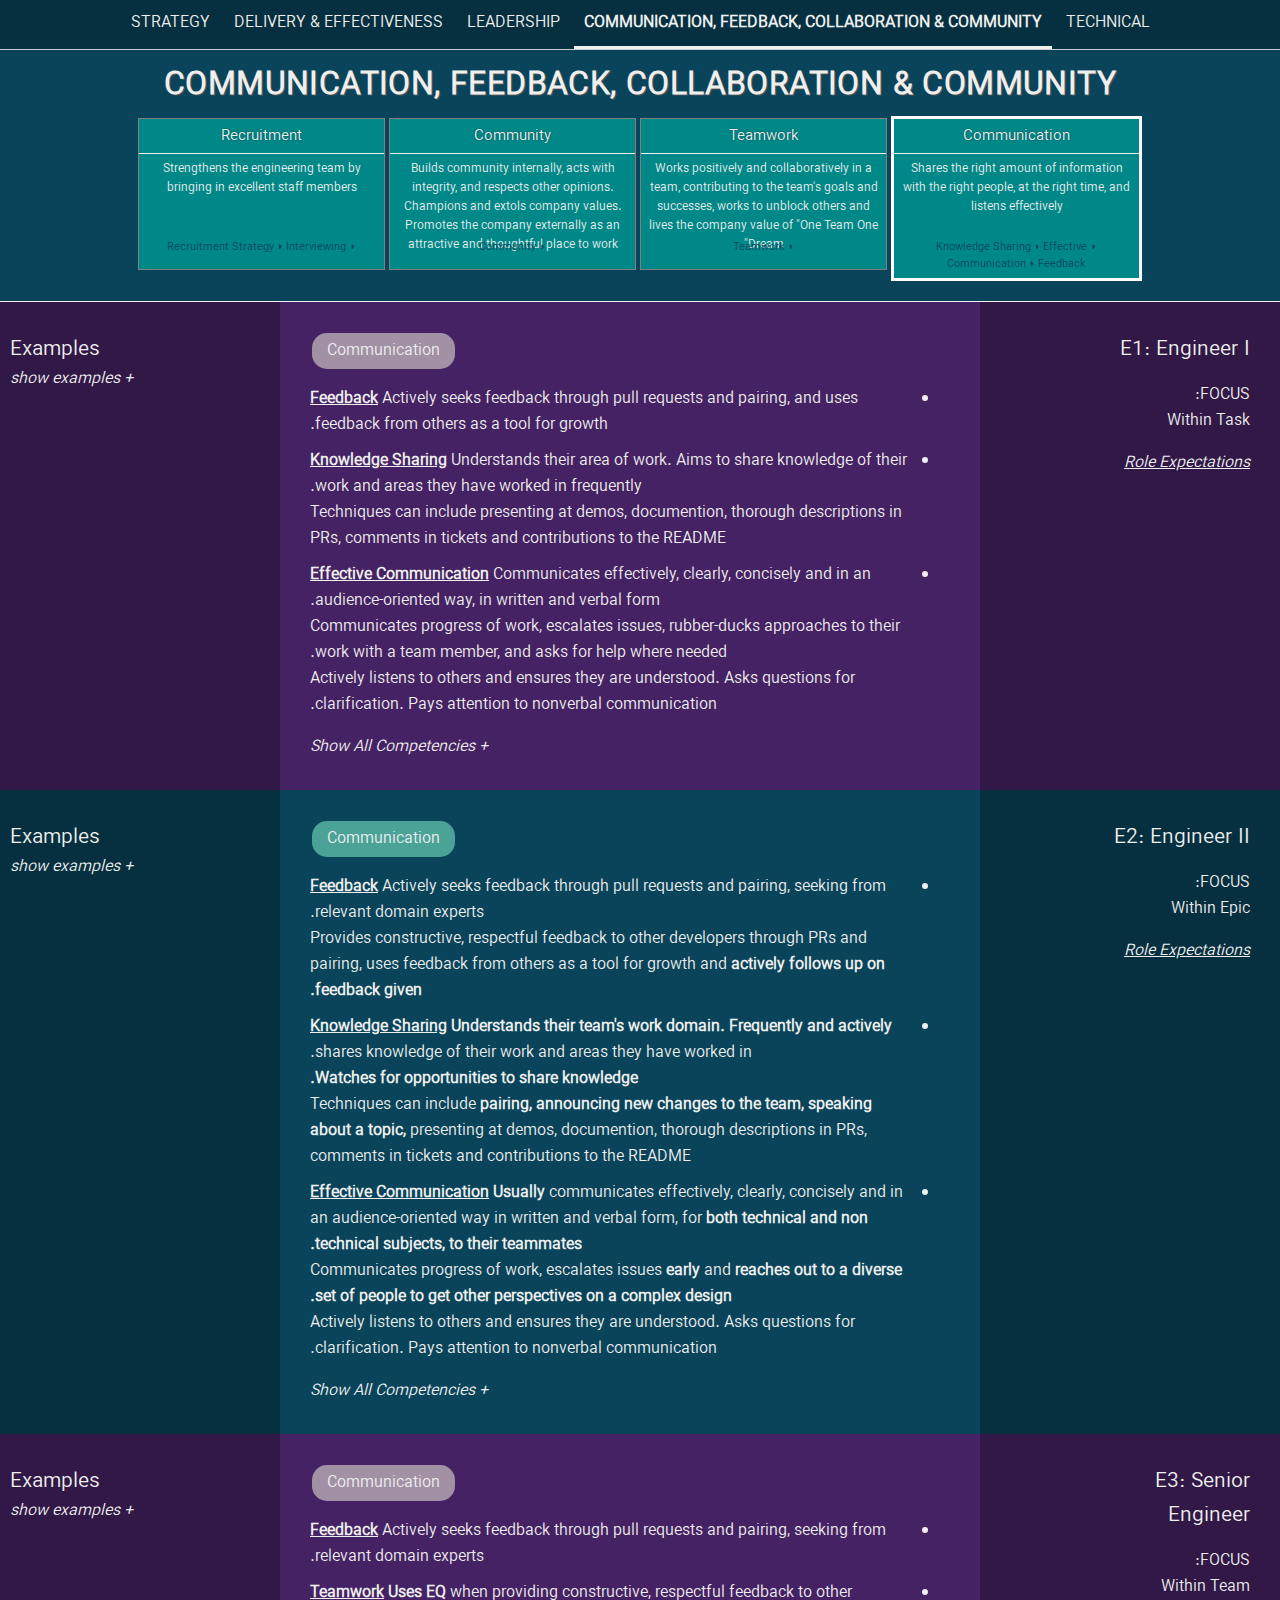
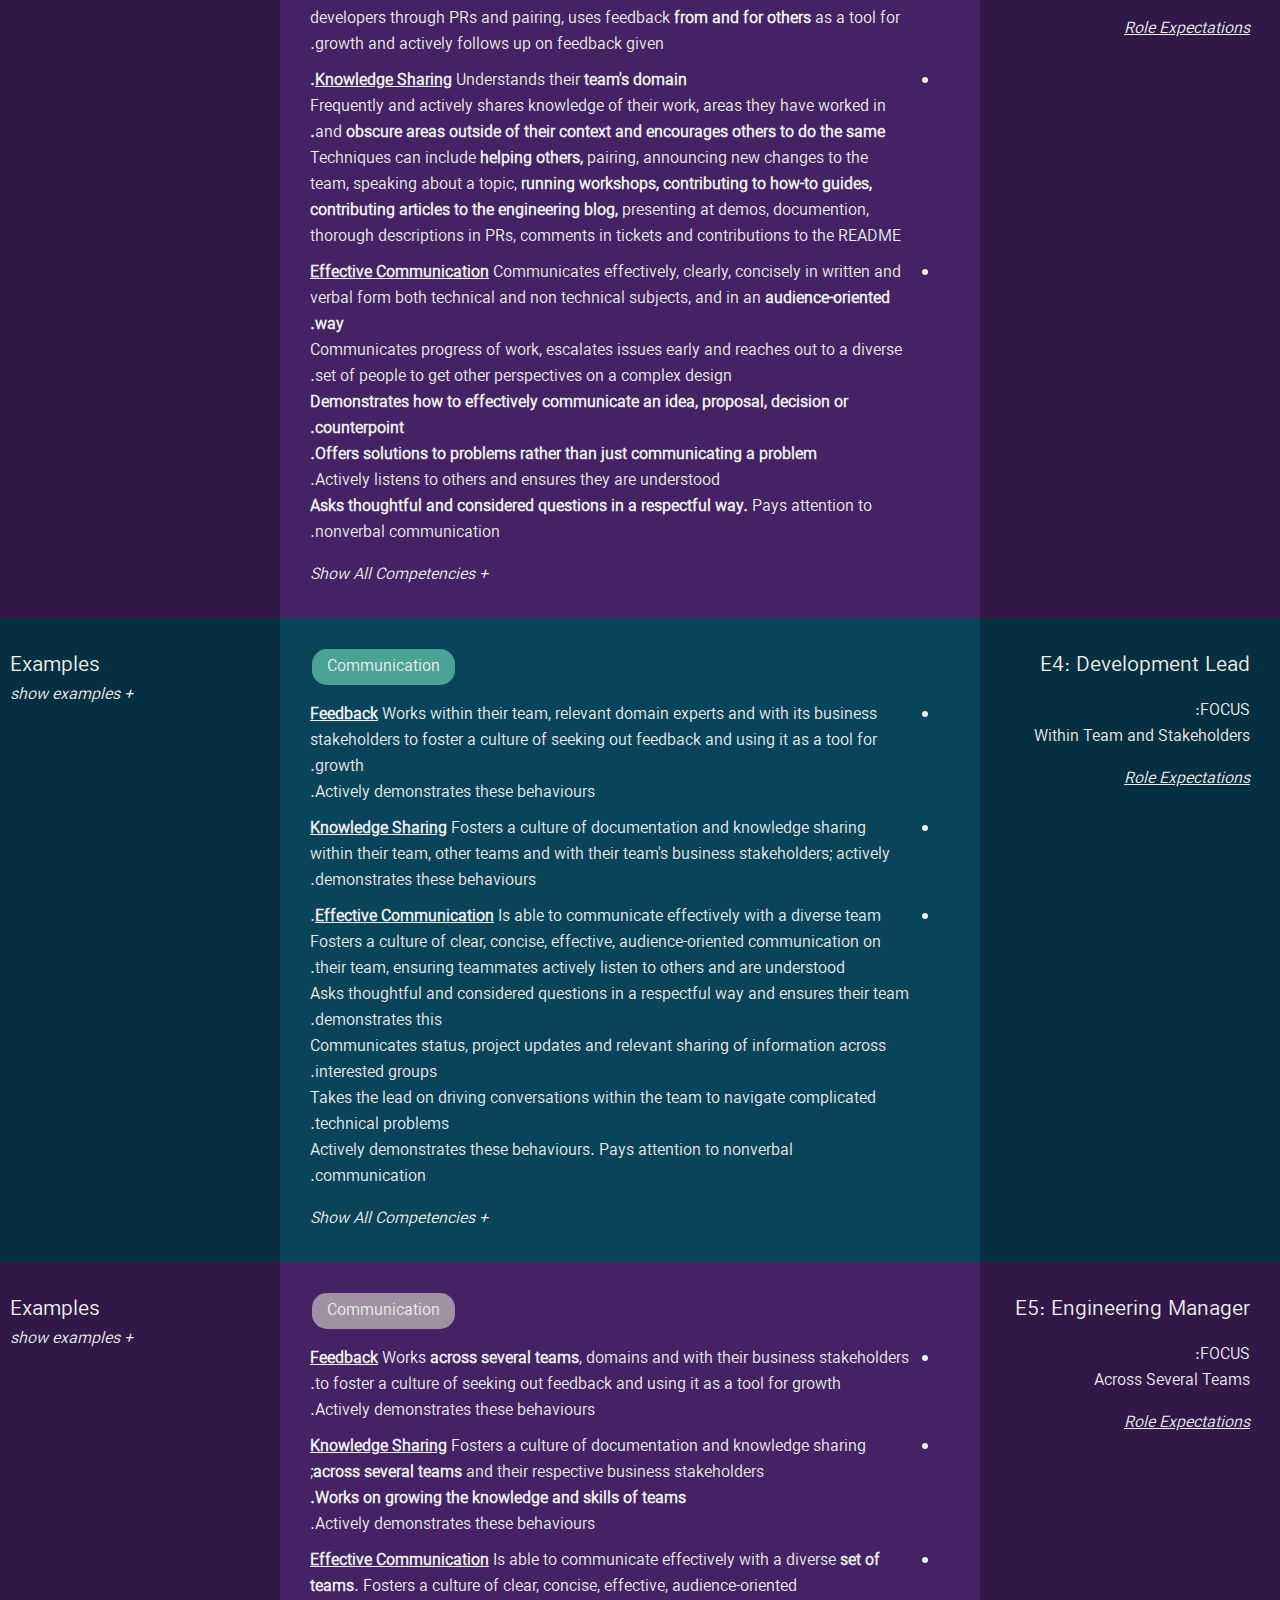
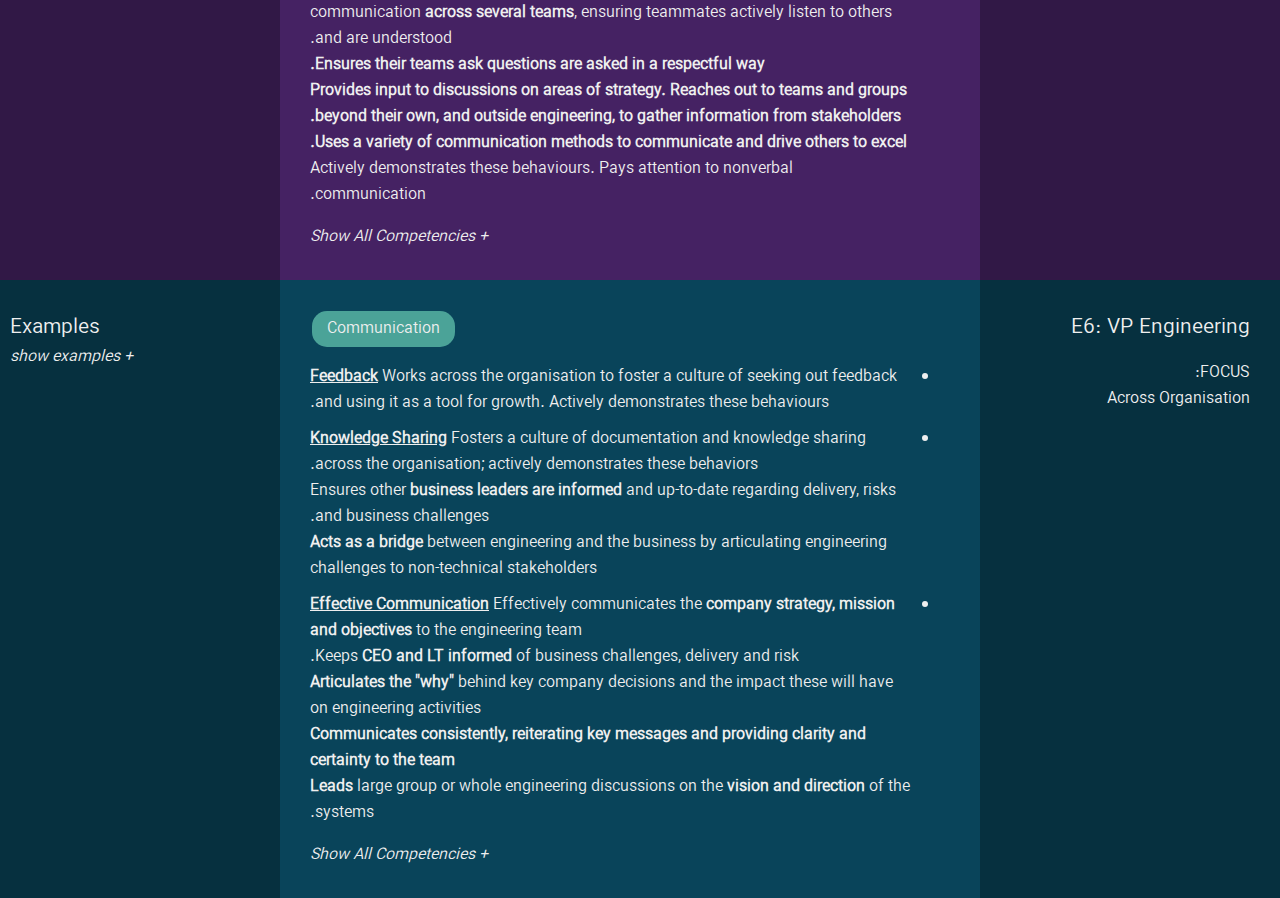
<file: communication.html>
<!DOCTYPE html>

<html dir="rtl">

<head>
  <meta charset=UTF-8>
  <link rel="stylesheet" type="text/css" href="styles.css" />
  <script src="functions.js" type="text/javascript"></script>
</head>

<body>
  <div class="main">
    <div class="nav">
      <a href="index.html">
        <span class="item">TECHNICAL</span>
      </a>
      <a href="communication.html">
        <span class="item selected">COMMUNICATION, FEEDBACK, COLLABORATION & COMMUNITY</span>
      </a>
      <a href="leadership.html">
        <span class="item">
          LEADERSHIP
        </span>
      </a>
      <a href="delivery.html">
        <span class="item">
          DELIVERY &AMP; EFFECTIVENESS
        </span>
      </a>
      <a href="strategy.html">
        <span class="item">STRATEGY</span>
      </a>
    </div>

    <!--header-->
    <div class="header">
      <div class="skill-header">

        <h1>Communication, Feedback, Collaboration & Community</h1>
        <a href="#communication" onclick="changeSkill('communication')">
          <div class="competencies selected" id="communication-header">
            <div class="headerbox">
              <div class=header1>Communication</div>
            </div>
            <div class=summary>Shares the right amount of information with the right people, at the right time, and
              listens effectively</div>
            <div class=sub-skills>
              <span class="text">&#x25D7;&nbsp;Knowledge Sharing</span>
              <span class="text">&#x25D7;&nbsp;Effective Communication</span>
              <span class="text">&#x25D7;&nbsp;Feedback</span>

            </div>
          </div>
        </a>

        <a href="#teamwork" onclick="changeSkill('teamwork')">
          <div class="competencies" id="teamwork-header">
            <div class="headerbox">
              <span class=header1>Teamwork</span>
            </div>
            <div class=summary>
              Works positively and collaboratively in a team, contributing to the team's goals and successes, works to
              unblock others and lives the company value of "One Team One Dream"
            </div>
            <div class="sub-skills">
              <span class="text">&#x25D7;&nbsp;Teamwork</span>
            </div>
          </div>
        </a>

        <a href="#community" onclick="changeSkill('community')">
          <div class="competencies" id="community-header">
            <div class="headerbox">
              <span class=header1>Community</span>
            </div>
            <div class=summary>
              Builds community internally, acts with integrity, and respects other opinions.
              Champions and extols company values.
              Promotes the company externally as an attractive and thoughtful place to work
            </div>
            <div class="sub-skills">
              <span class="text">&#x25D7;&nbsp;Community</span>
            </div>
          </div>
        </a>

        <a href="#recruitment" onclick="changeSkill('recruitment')">
          <div class="competencies" id="recruitment-header">
            <div class="headerbox">
              <span class=header1>Recruitment</span>
            </div>
            <div class=summary>Strengthens the engineering team by bringing in excellent staff members<br /></div>
            <div class="sub-skills">
              <span class="text">&#x25D7;&nbsp;Recruitment Strategy</span>
              <span class="text">&#x25D7;&nbsp;Interviewing</span>
            </div>
          </div>
        </a>

      </div>
    </div>

    <div class="main">
      <!--Junior-->
      <div class="row">

        <div class="left col">
          <span class=title>E1: Engineer I</span>
          <p><span class=focus>FOCUS: <br />Within Task</span></p>
          <a href="https://tinyurl.com/e360-engineer-i" target="_blank" class="link underline">Role Expectations</a>
        </div>
        <div class="middle" id="junior-skills">
          <div class="communication">
            <span class="pill">Communication</span>
            <ul>
              <li>
                <span class="highlight underline">Feedback</span>
                Actively seeks feedback through pull requests and pairing, and uses feedback from others as a tool for
                growth.
              </li>
              <li>
                <span class="highlight underline">Knowledge Sharing</span>
                Understands their area of work. Aims to share knowledge of their work and areas they have worked in
                frequently.
                <br />Techniques can include presenting at demos, documention, thorough descriptions in PRs, comments in
                tickets and contributions to the README
              </li>
              <li>
                <span class="highlight underline">Effective Communication</span>
                Communicates effectively, clearly, concisely and in an audience-oriented way, in written and verbal
                form.
                <br />Communicates progress of work, escalates issues, rubber-ducks approaches to their work with a team
                member, and asks for help where needed.
                <br />Actively listens to others and ensures they are understood. Asks questions for clarification. Pays
                attention to nonverbal communication.
              </li>
            </ul>
          </div>

          <div class="teamwork">
            <span class="pill">Teamwork</span>
            <ul>
              <li>
                Helps their teammates when requested, volunteers themself for team tasks. Gives or shares credit where
                due.
                <br />Actively demonstrates a positive attitude, learns from mistakes and does not place blame on
                others.
              </li>
            </ul>
          </div>
          <div class="community">
            <span class="pill">Community</span>
            <ul>
              <li>
                Works to build strong relationships with their teammates and manager and works to contribute positively
                to company culture.
              </li>
            </ul>
          </div>

          <div class="recruitment">
            <span class="pill">Recruitment</span>
            <ul>
              <li>
                N/A (not applicable at this level)
              </li>
            </ul>
          </div>
          <a class="link" id="show-junior-all" onclick="showAll('junior')">+ Show All Competencies</a>
          <a class="link hide" id="hide-junior-all" onclick="hideAll('junior')">+ Hide Other Competencies</a>
        </div>
        <div class="right col">
          <div class=title>Examples</div>
          <a class="show link" id="junior-show" onclick="showExamples('junior')">+ show examples</a>
          <a class="hide link" id="junior-hide" onclick="hideExamples('junior')">- hide examples</a>
          <ul class="hide" id="junior-examples">
            <li>Allows others to speak and actively listens to their ideas</li>
            <li>Joined a guild</li>
            <li>Helps team members test their work</li>
            <li>Communicates task updates clearly and effectively. Articulates current progress, blockers and where they
              need help.</li>
            <li>Updated a How To Guide on an area of the codebase</li>
          </ul>
        </div>

      </div>

      <!--Mid Level-->
      <div class="row even">

        <div class="left col">
          <span class=title>E2: Engineer II</span>
          <p><span class=focus>FOCUS: <br />Within Epic</span></p>
          <a href="https://tinyurl.com/e360-engineer-ii" target="_blank" class="link underline">Role Expectations</a>
        </div>

        <div class="middle" id="mid-skills">
          <div class="communication">
            <span class="pill">Communication</span>
            <ul>
              <li>
                <span class="highlight underline">Feedback</span>
                Actively seeks feedback through pull requests and pairing, seeking from relevant domain experts.
                <br />
                Provides constructive, respectful feedback to other developers through PRs and pairing,
                uses feedback from others as a tool for growth and <span class="highlight">actively follows up on
                  feedback given.</span>
              </li>
              <li>
                <span class="highlight underline">Knowledge Sharing</span>
                <span class="highlight">Understands their team's work domain. Frequently and actively</span> shares
                knowledge of their work and
                areas they have worked in.
                <br /><span class="highlight">Watches for opportunities to share knowledge.</span>
                <br />Techniques can include <span class="highlight">pairing, announcing new changes to the team,
                  speaking about a topic,</span>
                presenting at demos, documention, thorough descriptions in PRs, comments in tickets and contributions to
                the README
              </li>
              <li>
                <span class="highlight underline">Effective Communication</span>
                <span class="highlight">Usually</span> communicates effectively, clearly, concisely and in an
                audience-oriented way in written and
                verbal form, for <span class="highlight">both technical and non technical subjects, to their
                  teammates.</span>
                <br />Communicates progress of work, escalates issues <span class="highlight">early</span> and <span
                  class="highlight">reaches out to a diverse set of
                  people to get other perspectives on a complex design.</span>
                <br />Actively listens to others and ensures they are understood.
                Asks questions for clarification. Pays attention to nonverbal communication.
              </li>
            </ul>
          </div>

          <div class="teamwork">
            <span class="pill">Teamwork</span>
            <ul>
              <li>
                When requested, <span class="highlight">helps their teammates overcome obstacles, resolve blockers, and
                  complete work tasks.</span>
                Volunteers for team tasks.
                <br /><span class="highlight">Developing a sense where they fit into the team's progress and where they
                  can provide assistance.</span>
                <br />Gives or shares credit where due.
                <br />Actively demonstrates a positive attitude, learns from mistakes and does not place blame on
                others.
              </li>
            </ul>
          </div>
          <div class="community">
            <span class="pill">Community</span>
            <ul>
              <li>Works to build strong relationships with their teammates, manager, and <span class="highlight">product
                  counterpart.</span>
                <br>Contributes positively to company culture <span class="highlight">and an inclusive culture.</span>
              </li>
            </ul>
          </div>
          <div class="recruitment">
            <span class="pill">Recruitment</span>
            <ul>
              <li>Partcipates in interviews <span class="highlight">at times. Interviews candidates with empathy and
                  treats them all with equal respect.</span></li>
            </ul>
          </div>
          <a class="link" id="show-mid-all" onclick="showAll('mid')">+ Show All Competencies</a>
          <a class="link hide" id="hide-mid-all" onclick="hideAll('mid')">+ Hide Other Competencies</a>
        </div>

        <div class="right col">
          <div class=title>Examples</div>
          <a class="show link" id="mid-show" onclick="showExamples('mid')">+ show examples</a>
          <a class="hide link" id="mid-hide" onclick="hideExamples('mid')">- hide examples</a>
          <ul class="hide" id="mid-examples">
            <li>Provides thoughtful and constructive comments to others in code reviews</li>
            <li>Ensures stakeholders are aware of current blockers</li>
            <li>Notices when someone is stuck and reaches out</li>
            <li>Added documentation on an obscure part of the system</li>
            <li>Offers to help with setup/packup of team events/meetup</li>
          </ul>
        </div>

      </div>

      <!--Senior-->
      <div class="row">

        <div class="left col">
          <span class=title>E3: Senior<br />Engineer</span>
          <p><span class=focus>FOCUS: <br />Within Team</span></p>
          <a href="https://tinyurl.com/e360-engineer-iii" target="_blank" class="link underline">Role Expectations</a>
        </div>

        <div class="middle" id="senior-skills">
          <div class="communication">
            <span class="pill">Communication</span>
            <ul>
              <li>
                <span class="highlight underline">Feedback</span>
                Actively seeks feedback through pull requests and pairing, seeking from relevant domain experts.
              </li>
              <li>
                <span class="highlight underline">Teamwork</span>
                <span class="highlight">Uses EQ</span> when providing constructive, respectful feedback to other
                developers through PRs and pairing,
                uses feedback <span class="highlight">from and for others</span> as a tool for growth and actively
                follows up on feedback given.
              </li>
              <li>
                <span class="highlight underline">Knowledge Sharing</span>
                Understands their <span class="highlight">team's domain.</span>
                <br />Frequently and actively shares knowledge of their work, areas they have worked in and
                <span class="highlight">obscure areas outside of their context and encourages others to do the
                  same.</span>
                <br />Techniques can include <span class="highlight">helping others,</span> pairing, announcing new
                changes to the team, speaking about a topic,
                <span class="highlight">running workshops, contributing to how-to guides, contributing articles to the
                  engineering blog,</span> presenting at demos,
                documention, thorough descriptions in PRs, comments in tickets and contributions to the README
              </li>
              <li>
                <span class="highlight underline">Effective Communication</span>
                Communicates effectively, clearly, concisely in written and verbal form both technical and non technical
                subjects,
                and in an <span class="highlight">audience-oriented way.</span>
                <br />Communicates progress of work, escalates issues early and reaches out to a diverse set of people
                to get other perspectives on a complex design.
                <br /><span class="highlight">Demonstrates how to effectively communicate an idea, proposal, decision or
                  counterpoint.
                  <br />Offers solutions to problems rather than just communicating a problem.</span>
                <br />Actively listens to others and ensures they are understood.
                <br /><span class="highlight">Asks thoughtful and considered questions in a respectful way.</span> Pays
                attention to nonverbal communication.
              </li>
            </ul>
          </div>

          <div class="teamwork">
            <span class="pill">Teamwork</span>
            <ul>
              <li>Helps their teammates overcome obstacles, resolve blockers, and complete work tasks <span
                  class="highlight">without impacting their own work.</span>
                <br /><span class="highlight">Aware of team's progress and reaches out to teammates if they notice
                  someone has been stuck for a while.</span>
                <br />Gives or shares credit where due.
                <br />Actively demonstrates a positive attitude, <span class="highlight">takes responsibility for
                  mistakes</span> and does not place blame on others
              </li>
            </ul>
          </div>

          <div class="community">
            <span class="pill">Community</span>
            <ul>
              <li>
                Works to build strong relationships with their teammates, manager, as well as their teams' relevant
                business stakeholders.
                <br />Contributes positively to company culture.
                <br />Builds connectedness, and takes actions to promote an inclusive culture.
              </li>
            </ul>
          </div>

          <div class="recruitment">
            <span class="pill">Recruitment</span>
            <ul>
              <li>
                Partcipates in interviews regularly, interviews candidates with empathy and treats them all with equal
                respect,
                developing expertise in interviewing
              </li>
            </ul>
          </div>
          <a class="link" id="show-senior-all" onclick="showAll('senior')">+ Show All Competencies</a>
          <a class="link hide" id="hide-senior-all" onclick="hideAll('senior')">+ Hide Other Competencies</a>
        </div>
        <div class="right col">
          <div class=title>Examples</div>
          <a class="show link" id="senior-show" onclick="showExamples('senior')">+ show examples</a>
          <a class="hide link" id="senior-hide" onclick="hideExamples('senior')">- hide examples</a>
          <ul class="hide" id="senior-examples">
            <li>Avoids blame and focuses on and makes suggestions for positive change</li>
            <li>Ran a knowledge sharing session</li>
            <li>Coached a team member to solve a problem directly, rather than doing it for them</li>
            <li>Takes time to explain concepts and best practices</li>
            <li>Actively participates in the interviewing process via pairing or meeting candidates</li>
            <li>Helps with setup/packup of team events/meetup</li>
          </ul>
          </ul>
        </div>

      </div>

      <!--Team Lead-->
      <div class="row even">

        <div class="left col">
          <span class=title>E4: Development Lead</span>
          <p><span class=focus>FOCUS: <br />Within Team and Stakeholders</span></p>
          <a href="https://tinyurl.com/e360-devlead" target="_blank" class="link underline">Role Expectations</a>
        </div>

        <div class="middle" id="teamlead-skills">
          <div class="communication">
            <span class="pill">Communication</span>
            <ul>
              <li>
                <span class="highlight underline">Feedback</span>
                Works within their team, relevant domain experts and with its business stakeholders to foster a culture
                of seeking out feedback and using it as a tool for growth.
                <br />Actively demonstrates these behaviours.
              </li>
              <li>
                <span class="highlight underline">Knowledge Sharing</span>
                Fosters a culture of documentation and knowledge sharing within their team, other teams and with their
                team's business stakeholders; actively demonstrates these behaviours.
              </li>
              <li>
                <span class="highlight underline">Effective Communication</span>
                Is able to communicate effectively with a diverse team.
                <br />Fosters a culture of clear, concise, effective, audience-oriented communication on their team,
                ensuring teammates actively listen to others and are understood.
                <br />Asks thoughtful and considered questions in a respectful way and ensures their team demonstrates
                this.
                <br />Communicates status, project updates and relevant sharing of information across interested groups.
                <br />Takes the lead on driving conversations within the team to navigate complicated technical
                problems.
                <br />Actively demonstrates these behaviours. Pays attention to nonverbal communication.
              </li>
            </ul>
          </div>

          <div class="teamwork">
            <span class="pill">Teamwork</span>
            <ul>
              <li>
                Consistently helps their teammates overcome obstacles, resolve blockers, and complete work tasks.
                <br />Aware of team's progress and unblocks members of the team.
                <br />Gives or shares credit where due. Actively demonstrates a positive attitude, does not place blame
                on others, assumes responsibility for mistakes,
                leads resolution and ensures the team follow this example.
              </li>
            </ul>
          </div>

          <div class="community">
            <span class="pill">Community</span>
            <ul>
              <li>
                Works to build and improve strong relationships with their teammates, manager, their teams' relevant
                business stakeholders, and senior engineers across the organisation.
                <br />Leverages relationships to better plan for and position their team.
                <br />Contributes positively to company culture and actively promotes an inclusive culture.
                <br />Contributes to improving team relatedness, and helps build a culture of lending support
              </li>
            </ul>
          </div>

          <div class="recruitment">
            <span class="pill">Recruitment</span>
            <ul>
              <li>
                Partcipates in interviews regularly, interviews candidates with empathy and treats them all with equal
                respect,
                good example for others to follow, provides input and improvements to the interview process.
              </li>
            </ul>
          </div>
          <a class="link" id="show-teamlead-all" onclick="showAll('teamlead')">+ Show All Competencies</a>
          <a class="link hide" id="hide-teamlead-all" onclick="hideAll('teamlead')">+ Hide Other Competencies</a>
        </div>

        <div class="right col">
          <div class=title>Examples</div>
          <a class="show link" id="teamlead-show" onclick="showExamples('teamlead')">+ show examples</a>
          <a class="hide link" id="teamlead-hide" onclick="hideExamples('teamlead')">- hide examples</a>
          <ul class="hide" id="teamlead-examples">
            <li>Resolves conflict between colleagues</li>
            <li>Anticipates and shares schedule deviations in plenty of time</li>
            <li>Assist with defining/inputting into an interviewing process</li>
            <li>Motivates the team towards a goal</li>
            <li>Promotes teamwork and knowledge sharing in their squad</li>
            <li>Rallies the team to help with setup/packup of team events/meetup</li>
          </ul>
        </div>

      </div>

      <!--Engineering Manager-->
      <div class="row">

        <div class="left col">
          <span class=title>E5: Engineering Manager</span>
          <p><span class=focus>FOCUS: <br />Across Several Teams</span></p>
          <a href="https://tinyurl.com/e360-eng-mgr" target="_blank" class="link underline">Role Expectations</a>
        </div>

        <div class="middle" id="em-skills">
          <div class="communication">
            <span class="pill">Communication</span>
            <ul>
              <li>
                <span class="highlight underline">Feedback</span>
                Works <span class="highlight">across several teams</span>, domains and with their business stakeholders
                to foster a culture of seeking out feedback and using it as a tool for growth.
                <br />Actively demonstrates these behaviours.
              </li>
              <li>
                <span class="highlight underline">Knowledge Sharing</span>
                Fosters a culture of documentation and knowledge sharing <span class="highlight">across several
                  teams</span> and their respective business stakeholders;
                <br /><span class="highlight">Works on growing the knowledge and skills of teams.</span>
                <br />Actively demonstrates these behaviours.
              </li>
              <li>
                <span class="highlight underline">Effective Communication</span>
                Is able to communicate effectively with a diverse <span class="highlight">set of teams</span>. Fosters a
                culture of clear, concise, effective,
                audience-oriented communication <span class="highlight">across several teams</span>, ensuring teammates
                actively listen to others and are understood.
                <br /><span class="highlight">Ensures their teams ask questions are asked in a respectful way.</span>
                <br /><span class="highlight">Provides input to discussions on areas of strategy.
                  Reaches out to teams and groups beyond their own, and outside engineering, to gather information from
                  stakeholders.</span>
                <br /><span class="highlight">Uses a variety of communication methods to communicate and drive others to
                  excel.</span>
                <br />Actively demonstrates these behaviours. Pays attention to nonverbal communication.
              </li>
            </ul>
          </div>

          <div class="teamwork">
            <span class="pill">Teamwork</span>
            <ul>
              <li>
                <span class="highlight">Consistently works across teams</span> to help them resolve blockers, and
                complete work tasks.
                <br /><span class="highlight">Ensures team leads have the tools they need to unblock their teams.</span>
                Ensures that credit is shared and given where due.
                <br />Actively demonstrates a positive attitude, does not place blame on others, assumes responsibility
                for mistakes,
                leads resolution and <span class="highlight">ensures this is followed across teams.</span>
              </li>
            </ul>
          </div>

          <div class="community">
            <span class="pill">Community</span>
            <ul>
              <li>
                Works to build and improve strong relationships with engineers and managers across the <span
                  class="highlight">organisation</span>
                as well as relevant business stakeholders for <span class="highlight">several teams</span>.
                <br />Leverages relationships to better plan for and position <span class="highlight">those
                  teams</span>.
                Contributes positively to company culture and actively promotes an inclusive culture.
                <br /><span class="highlight">Exemplifies selflessness for the team without compromising
                  responsibilities, and lifts everyone up</span>
              </li>
            </ul>
          </div>

          <div class="recruitment">
            <span class="pill">Recruitment</span>
            <ul>
              <li>
                Actively contributes to and leads hiring decisions, brings in great candidates, makes hiring decisions,
                resolving discrepancies between conflicting reports.
                <br />Understands STAR approach and other common interview techniques
                <br />Aware of common cognitive biases and how to counter
                <br />Good understanding of applicable HR law as it applies to interviewing and recruiting
              </li>
            </ul>
          </div>
          <a class="link" id="show-em-all" onclick="showAll('em')">+ Show All Competencies</a>
          <a class="link hide" id="hide-em-all" onclick="hideAll('em')">+ Hide Other Competencies</a>
        </div>
        <div class="right col">
          <div class=title>Examples</div>
          <a class="show link" id="em-show" onclick="showExamples('em')">+ show examples</a>
          <a class="hide link" id="em-hide" onclick="hideExamples('em')">- hide examples</a>
          <ul class="hide" id="em-examples">
            <li>Proactive in the tech community and promotes the company within the community via meetups/blogs/panels
              etc</li>
            <li>Devoted large amount of time to helping outside direct responsibilities</li>
            <li>Takes on large amounts of tedious grunt work for the team without being asked</li>
            <li>Provides feedback and receives feedback in the appropriate forum</li>
            <li>Contextualizes and clarifies ambiguous direction and strategy for others</li>
            <li>Defines and sets recruitment strategy</li>
            <li>Organises team events and rallies across teams to help with setup/packup of team events/meetup</li>
          </ul>
          </ul>
        </div>

      </div>

      <!--VP Eng-->
      <div class="row even">

        <div class="left col">
          <span class=title>E6: VP Engineering</span>
          <p><span class=focus>FOCUS: <br />Across Organisation</span></p>
        </div>

        <div class="middle" id="vp-skills">
          <div class="communication">
            <span class="pill">Communication</span>
            <ul>
              <li>
                <span class="highlight underline">Feedback</span>
                Works across the organisation to foster a culture of seeking out feedback and using it as a tool for
                growth. Actively demonstrates these behaviours.
              </li>
              <li>
                <span class="highlight underline">Knowledge Sharing</span>
                Fosters a culture of documentation and knowledge sharing across the organisation; actively demonstrates
                these behaviors.
                <br />Ensures other <span class="highlight">business leaders are informed</span> and up-to-date
                regarding delivery, risks and business challenges.
                <br /><span class="highlight">Acts as a bridge</span> between engineering and the business by
                articulating engineering challenges to non-technical stakeholders
              </li>
              <li>
                <span class="highlight underline">Effective Communication</span>
                Effectively communicates the <span class="highlight">company strategy, mission and objectives</span> to
                the engineering team
                <br />Keeps <span class="highlight">CEO and LT informed</span> of business challenges, delivery and
                risk.
                <br /><span class="highlight">Articulates the "why"</span> behind key company decisions and the impact
                these will have on engineering activities

                <br /><span class="highlight">Communicates consistently, reiterating key messages and providing clarity
                  and certainty to the team</span>

                <br /><span class="highlight">Leads</span> large group or whole engineering discussions on the <span
                  class="highlight">vision and direction</span> of the systems.
              </li>
            </ul>
          </div>

          <div class="teamwork">
            <span class="pill">Teamwork</span>
            <ul>
              <li>
                <span class="highlight">Collaborates</span> with the company <span class="highlight">leadership</span>
                team on company <span class="highlight">strategy</span> and initiatives
                <br /><span class="highlight">Contributes to leadership discussions, off-sites and strategy
                  discussions</span>
                <br />Consistently works <span class="highlight">across the organisation</span> to enable teams to <span
                  class="highlight">support</span> each other.
                <br />Ensures <span class="highlight">leads</span> have the tools they need to unblock their teams.
                <br />Ensures that credit is shared and given where due.
                <br />Actively demonstrates a positive attitude, <span class="highlight">lead others to lead
                  resolutions</span>,
                does not place blame on others and ensures this is <span class="highlight">followed by all teams</span>.
              </li>
            </ul>
          </div>

          <div class="community">
            <span class="pill">Community</span>
            <ul>
              <li>
                Works to build and improve strong relationships <span class="highlight">across the organisation.</span>
                Leverages those relationships to better plan for and position the <span class="highlight">engineering
                  organisation.</span>
                <br /><span class="highlight">Lives the company values, guards positive culture, actively promotes an
                  inclusive culture and defines policies that support relatedness between teams.</span>
                <br />Represents the company <span class="highlight">externally</span> by speaking at conferences or
                events,
                interacting with the media and other business leaders
                <br />Actively <span class="highlight">builds and grows a professional network</span> of business and
                technology leaders
              </li>
            </ul>
          </div>

          <div class="recruitment">
            <span class="pill">Recruitment</span>
            <ul>
              <li>
                <span class="highlight">Sets recruitment strategy, invests in long-term relationships for critical
                  roles, and recruits at scale.</span>
                <br /><span class="highlight">Sets the tone, policy and goals around building a diverse, high-quality
                  team</span>
                <br />Understands STAR approach and other common interview techniques
                <br />Aware of common cognitive biases and how to counter
                <br />Good understanding of applicable HR law as it applies to interviewing and recruiting
              </li>
            </ul>
          </div>
          <a class="link" id="show-vp-all" onclick="showAll('vp')">+ Show All Competencies</a>
          <a class="link hide" id="hide-vp-all" onclick="hideAll('vp')">+ Hide Other Competencies</a>
        </div>

        <div class="right col">
          <div class=title>Examples</div>
          <a class="show link" id="vp-show" onclick="showExamples('vp')">+ show examples</a>
          <a class="hide link" id="vp-hide" onclick="hideExamples('vp')">- hide examples</a>
          <ul class="hide" id="vp-examples">
            <li>Champions engineering goals with peers in the business and within the engineering team</li>
            <li>Sets the tone, policy, and goals around maintaining an inclusive company</li>
            <li>Repairs broken team dynamics and builds harmony</li>
            <li>Defines processes for clear communication for the entire team</li>
            <li>Shares the right amount of information with the right people, at the right time</li>
            <li>Created the communication plan for a large organisational change</li>
            <li>Organises events for the engineering org and rallies the org to help with setup/packup of events/meetup
            </li>
          </ul>
          </ul>
        </div>

      </div>

    </div>
  </div>
</body>

</html>
</file>
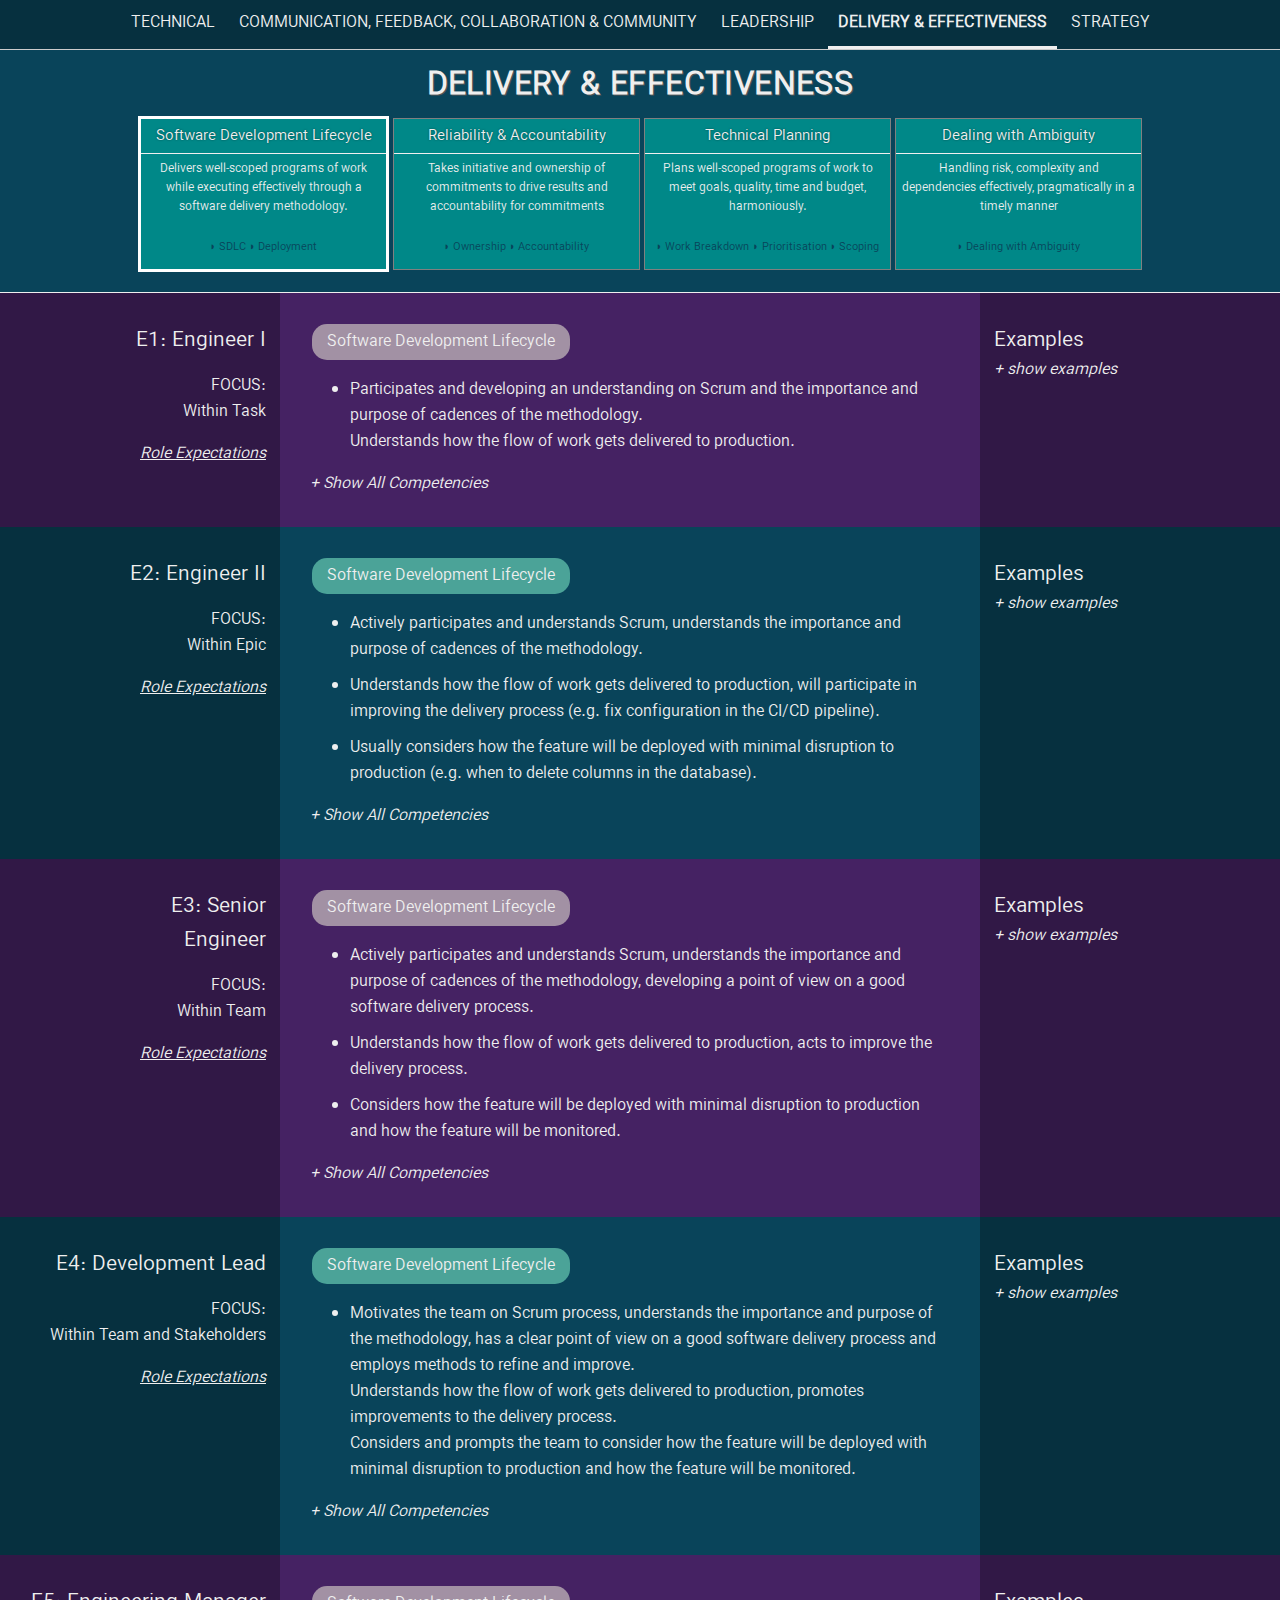
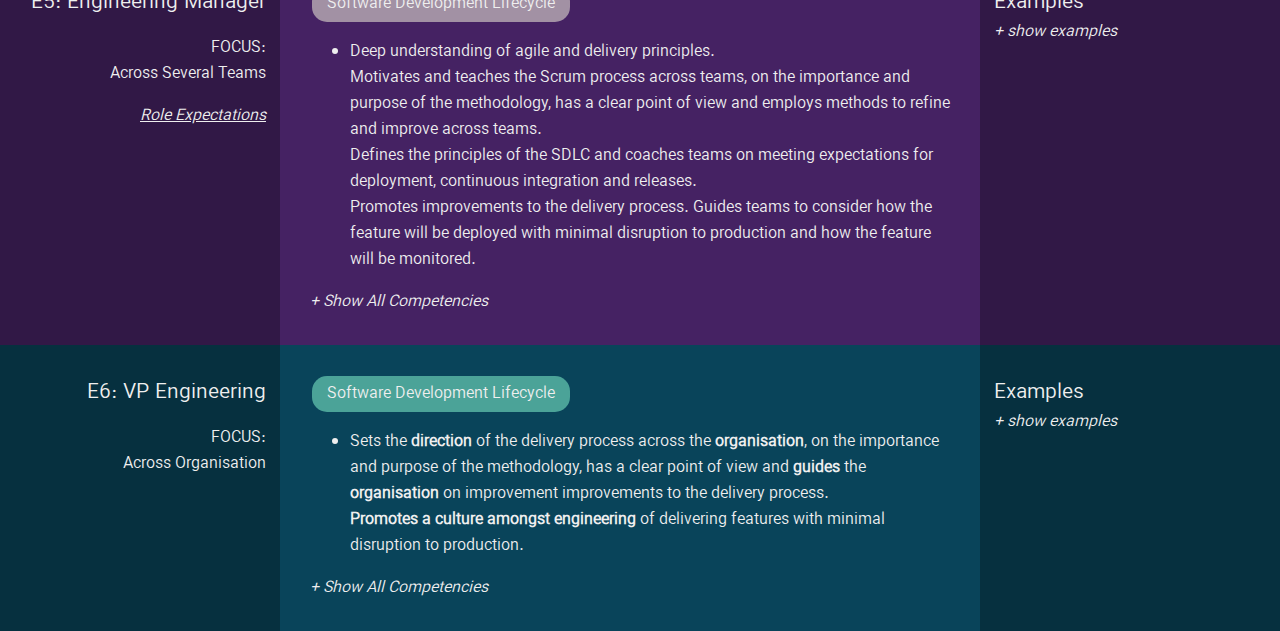
<file: delivery.html>
<!DOCTYPE html>

<html>
<head>
  <meta charset=UTF-8>
  <link rel="stylesheet" type="text/css" href="styles.css"/>
  <script src="functions.js" type="text/javascript"></script>
</head>
</head>
<body>
<div class="main">

  <div class="nav">
    <a href="index.html">
      <span class="item">TECHNICAL</span>
    </a>
    <a href="communication.html">
      <span class="item">COMMUNICATION, FEEDBACK, COLLABORATION & COMMUNITY</span>
    </a>
    <a href="leadership.html">
      <span class="item">
        LEADERSHIP
      </span>
    </a>
    <a href="delivery.html">
      <span class="item selected">
        DELIVERY &AMP; EFFECTIVENESS
      </span>
    </a>
    <a href="strategy.html">
      <span class="item">STRATEGY</span>
    </a>
  </div>

  <!--header-->
  <div class="header">
    <div class="skill-header">

      <h1>DELIVERY &AMP; EFFECTIVENESS</h1>
      <a href="#sldc" onclick="changeSkill('sldc')">
        <div class="competencies selected" id="sldc-header">
          <div class="headerbox">
            <div class=header1>Software Development Lifecycle</div>
          </div>
          <div class=summary>Delivers well-scoped programs of work while executing effectively through a software delivery methodology.</div>
          <div class=sub-skills>
            <span class="text">&#x25D7;&nbsp;SDLC</span>
            <span class="text">&#x25D7;&nbsp;Deployment</span>
          </div>
        </div>
      </a>

      <a href="#accountable" onclick="changeSkill('accountable')">
        <div class="competencies" id="accountable-header">
          <div class="headerbox">
            <div class=header1>Reliability &amp; Accountability</div>
          </div>
          <div class=summary>Takes initiative and ownership of commitments to drive results and accountability for commitments</div>
          <div class=sub-skills>
            <span class="text">&#x25D7;&nbsp;Ownership</span>
            <span class="text">&#x25D7;&nbsp;Accountability</span>
          </div>
        </div>
      </a>

      <a href="#planning" onclick="changeSkill('planning')">
        <div class="competencies" id="planning-header">
          <div class="headerbox">
            <div class=header1>Technical Planning</div>
          </div>
          <div class=summary>Plans well-scoped programs of work to meet goals, quality, time and budget, harmoniously.</div>
          <div class=sub-skills>
            <span class="text">&#x25D7;&nbsp;Work Breakdown</span>
            <span class="text">&#x25D7;&nbsp;Prioritisation</span>
            <span class="text">&#x25D7;&nbsp;Scoping</span>
          </div>
        </div>
      </a>

      <a href="#ambiguity" onclick="changeSkill('ambiguity')">
        <div class="competencies" id="ambiguity-header">
          <div class="headerbox">
            <div class=header1>Dealing with Ambiguity</div>
          </div>
          <div class=summary>Handling risk, complexity and dependencies effectively, pragmatically in a timely manner</div>
          <div class=sub-skills>
            <span class="text">&#x25D7;&nbsp;Dealing with Ambiguity</span>
          </div>
        </div>
      </a>

    </div>
  </div>

  <div class="main">
    <!--Junior-->
    <div class="row">
      
      <div class="left col">
        <span class=title>E1: Engineer I</span>
        <p><span class=focus>FOCUS: <br/>Within Task</span></p>
        <a href="https://tinyurl.com/e360-engineer-i" target="_blank" class="link underline">Role Expectations</a>
      </div>
      <div class="middle" id="junior-skills">
        <div class="sldc">
          <span class="pill">Software Development Lifecycle</span>
          <ul>
            <li>
              Participates and developing an understanding on Scrum and the importance and purpose of cadences of the methodology.<br/>
              Understands how the flow of work gets delivered to production.
            </li>
          </ul>
        </div>

        <div class="accountable">
          <span class="pill">Reliability &amp; Accountability</span>
          <ul>
            <li>
              Able to contribute to planned sprint work with guidance.<br/>
              Has daily conversation with the team about the progress of their work.<br/>
              Delivers on commitments with a sense of urgency and cares about the value of what they are working on and impact on the business.
            </li>
          </ul>
        </div>

        <div class="planning">
          <span class="pill">Technical Planning</span>
          <ul>
            <li>
              Able to contribute to planning and estimation with guidance.
              <br/>Works on prioritised tasks first and with a bias to action.
              <br/>Understands value of rightsizing and breaking down tasks to enable continuous integration and incremental delivery.
              <br/>Developing an understanding of weighing cost and value in decision making.
            </li>
          </ul>
        </div>

        <div class="ambiguity">
          <span class="pill">Dealing with Ambiguity</span>
          <ul>
            <li>
              Works to clarify ambiguity in tasks and asks questions for clarification.<br/>
              Works on defining and handling risks with help from others.
            </li>
          </ul>
        </div>
        <a class="link" id="show-junior-all" onclick="showAll('junior')">+ Show All Competencies</a>
        <a class="link hide" id="hide-junior-all" onclick="hideAll('junior')">+ Hide Other Competencies</a>
      </div>
      <div class="right col">
        <div class=title>Examples</div>
        <a class="show link" id="junior-show" onclick="showExamples('junior')">+ show examples</a>
        <a class="hide link" id="junior-hide" onclick="hideExamples('junior')">- hide examples</a>
        <ul class="hide" id="junior-examples">
          <li>Took ownership of a tasks, ensuring it is well tested from obvious errors and regressions</li>
          <li>Observed a bug in production from their change and asked for help to resolve errors in production.</li>
          <li>Asked questions to clarify ambiguity in a task before coding</li>
          <li>After merging code, and checked the build pipeline when there errors in tests and deployments</li>
        </ul>
      </div>
      
    </div>

    <!--Mid Level-->
    <div class="row even">
      
      <div class="left col">
        <span class=title>E2: Engineer II</span>
        <p><span class=focus>FOCUS: <br/>Within Epic</span></p>
        <a href="https://tinyurl.com/e360-engineer-ii" target="_blank" class="link underline">Role Expectations</a>
      </div>

      <div class="middle" id="mid-skills">
        <div class="sldc">
          <span class="pill">Software Development Lifecycle</span>
          <ul>
            <li>Actively participates and understands Scrum, understands the importance and purpose of cadences of the methodology.</li>
            <li>Understands how the flow of work gets delivered to production, will participate in improving the delivery process (e.g. fix configuration in the CI/CD pipeline).</li>
            <li>Usually considers how the feature will be deployed with minimal disruption to production (e.g. when to delete columns in the database).</li>
          </ul>
        </div>

        <div class="accountable">
          <span class="pill">Reliability &amp; Accountability</span>
          <ul>
            <li>Commits to a realistic amount of work, and works with their teammates both to ensure they understand priority and urgency, and to deliver upon them accordingly.<br/>
              Cares about the value of what they are working on and impact on the business.
              <br/>Escalates any blockers, delays, and cost ballooning to their team daily. Clarifies expectations with their teammates.
            </li>
          </ul>
        </div>

        <div class="planning">
          <span class="pill">Technical Planning</span>
          <ul>
            <li>
              Before beginning work, ensures that tasks are appropriately sized for continuous integration and incremental delivery,
              weighs cost and value to make pragmatic decisions with help from teammates and manager.<br/>
              Understands and acts according to task prioritisation. Identifies dependencies.
            </li>
          </ul>
        </div>

        <div class="ambiguity">
          <span class="pill">Dealing with Ambiguity</span>
          <ul>
            <li>
              Usually handles risk, change, and uncertainty within their personal scope of work effectively.<br/>
              Takes initiative to clarify ambiguity in work and communicates risk early.<br/>
              Usually decides and acts responsibly without having the total picture, and when in high pressure situations, seeking help from others early.
            </li>
          </ul>
        </div>
        <a class="link" id="show-mid-all" onclick="showAll('mid')">+ Show All Competencies</a>
        <a class="link hide" id="hide-mid-all" onclick="hideAll('mid')">+ Hide Other Competencies</a>
      </div>

      <div class="right col">
        <div class=title>Examples</div>
        <a class="show link" id="mid-show" onclick="showExamples('mid')">+ show examples</a>
        <a class="hide link" id="mid-hide" onclick="hideExamples('mid')">- hide examples</a>
        <ul class="hide" id="mid-examples">
          <li>Understands the value of work to the business</li>
          <li>Contributed to sprint work mostly autonmously</li>
          <li>Edited build pipeline configuration to make improvements</li>
          <li>Articulated to stakeholders clearly and early if they are blocked on a task</li>
          <li>Realised a task was too big and broke this down</li>
          <li>Identified when there was an impact or dependency to legacy data and flows</li>
        </ul>
      </div>
      
    </div>

    <!--Senior-->
    <div class="row">
      
      <div class="left col">
        <span class=title>E3: Senior<br/>Engineer</span>
        <p><span class=focus>FOCUS: <br/>Within Team</span></p>
        <a href="https://tinyurl.com/e360-engineer-iii" target="_blank" class="link underline">Role Expectations</a>
      </div>

      <div class="middle" id="senior-skills">
        <div class="sldc">
          <span class="pill">Software Development Lifecycle</span>
          <ul>
            <li>Actively participates and understands Scrum, understands the importance and purpose of cadences of the methodology, developing a point of view on a good software delivery process.</li>
            <li>Understands how the flow of work gets delivered to production, acts to improve the delivery process.</li>
            <li>Considers how the feature will be deployed with minimal disruption to production and how the feature will be monitored.</li>
          </ul>
        </div>

        <div class="accountable">
          <span class="pill">Reliability &amp; Accountability</span>
          <ul>
            <li>
              Ensures their commitments are realistic, understands their priority and urgency, and delivers upon them accordingly.<br/>
              Anticipates and communicates blockers, delays, and cost ballooning for their work before they require escalation.<br/>
              Cares about the value of what the team is working on and impact on the business.<br/>
              Ensures expectations within their team are clarified between all parties involved.</li>
          </ul>
        </div>

        <div class="planning">
          <span class="pill">Technical Planning</span>
          <ul>
            <li>Reviews tasks critically and ensures they’re appropriately sized for continuous integration and incremental delivery, weighs cost and value in order to take the most pragmatic action.</li>
            <li>Uses this thinking in their own work, and to make suggestions to teammates.</li>
            <li>Ensures tasks are prioritised correctly, dependencies are noted early and frontloads these items as part of prioritsation.</li>
          </ul>
        </div>

        <div class="ambiguity">
          <span class="pill">Dealing with Ambiguity</span>
          <ul>
            <li>Handles risk, change, and uncertainty within their personal scope of work effectively.</li>
            <li>Takes initiative to clarify ambiguity in a project and communicates risk early and offers possible solutions.</li>
            <li>Decides and acts responsibly without having the total picture and when in high pressure situations, assisting others and communicating early.</li>
          </ul>
        </div>
        <a class="link" id="show-senior-all" onclick="showAll('senior')">+ Show All Competencies</a>
        <a class="link hide" id="hide-senior-all" onclick="hideAll('senior')">+ Hide Other Competencies</a>
      </div>
      <div class="right col">
        <div class=title>Examples</div>
        <a class="show link" id="senior-show" onclick="showExamples('senior')">+ show examples</a>
        <a class="hide link" id="senior-hide" onclick="hideExamples('senior')">- hide examples</a>
        <ul class="hide" id="senior-examples">
          <li>Unblocked others with pragmatic decisions, e.g. spends time on a good GraphQL interface then stubs the response so others in the team can use the interface while logic is being built</li>
          <li>Identified blockers early and makes suggestions on solutions to their team lead</li>
          <li>Helped others in the team to resolve production outages</li>
          <li>Identified where there is an impact on legacy flows and suggests solutions to deal with this</li>
        </ul>
      </div>
      
    </div>

    <!--Team Lead-->
    <div class="row even">
      
      <div class="left col">
        <span class=title>E4: Development Lead</span>
        <p><span class=focus>FOCUS: <br/>Within Team and Stakeholders</span></p>
        <a href="https://tinyurl.com/e360-devlead" target="_blank" class="link underline">Role Expectations</a>
      </div>

      <div class="middle" id="teamlead-skills">
        <div class="sldc">
          <span class="pill">Software Development Lifecycle</span>
          <ul>
            <li>
              Motivates the team on Scrum process, understands the importance and purpose of the methodology, has a clear point of view on a good software delivery process and employs methods to refine and improve.<br/>
              Understands how the flow of work gets delivered to production, promotes improvements to the delivery process.<br/>
              Considers and prompts the team to consider how the feature will be deployed with minimal disruption to production and how the feature will be monitored.
            </li>
          </ul>
        </div>

        <div class="accountable">
          <span class="pill">Reliability &amp; Accountability</span>
          <ul>
            <li>
              Anticipates and communicates blockers, delays, and cost ballooning within their team’s projects, before they require escalation.<br/>
              Cares about the value of what the team is working on and impact on the business.<br/>
              Ensures expectations with their team and external stakeholders are clarified between all parties involved.<br/>
              Rallies and motivates the team on the team goals and commitments.
            </li>
          </ul>
        </div>

        <div class="planning">
          <span class="pill">Technical Planning</span>
          <ul>
            <li>
              Reviews epics and projects critically and ensures they’re appropriately broken down and prioritised, and well understood by the team.<br/>
              Ensures dependencies are identified early and well understood by the team, at both the task and epic level.<br/>
              Works within their team to foster a culture of priority setting and urgency in alignment with organisational strategy.
            </li>
          </ul>
        </div>

        <div class="ambiguity">
          <span class="pill">Dealing with Ambiguity</span>
          <ul>
            <li>Effectively handles risk, change, and uncertainty within their team.<br/></li>
            <li>Takes initiative to guide and clarify ambiguity and frontloads risks.<br/></li>
            <li>Decides and acts responsibly in their work with their team without having the total picture, as well as when in high pressure situations, assisting others and communicating early.</li>
          </ul>
        </div>
        <a class="link" id="show-teamlead-all" onclick="showAll('teamlead')">+ Show All Competencies</a>
        <a class="link hide" id="hide-teamlead-all" onclick="hideAll('teamlead')">+ Hide Other Competencies</a>
      </div>

      <div class="right col">
        <div class=title>Examples</div>
        <a class="show link" id="teamlead-show" onclick="showExamples('teamlead')">+ show examples</a>
        <a class="hide link" id="teamlead-hide" onclick="hideExamples('teamlead')">- hide examples</a>
        <ul class="hide" id="teamlead-examples">
          <li>Motivated the team on a goal by explaining why and set clear objectives</li>
          <li>Guided the team to identify risks with legacy architecture and prompted for different solutions to make pragmatic decision</li>
          <li>Scoped a project into milestones and increments for delivery</li>
          <li>Defined a release plan that considered risks to deployment to production</li>
          <li>Added improvements to standups to encourage engagement and awareness of each other's work</li>
          <li>Provided transparency on issues with a project early</li>
        </ul>
      </div>
      
    </div>

    <!--Engineering Manager-->
    <div class="row">
      
      <div class="left col">
        <span class=title>E5: Engineering Manager</span>
        <p><span class=focus>FOCUS: <br/>Across Several Teams</span></p>
        <a href="https://tinyurl.com/e360-eng-mgr" target="_blank" class="link underline">Role Expectations</a>
      </div>

      <div class="middle" id="em-skills">
        <div class="sldc">
          <span class="pill">Software Development Lifecycle</span>
          <ul>
            <li>
              Deep understanding of agile and delivery principles.
              <br/>Motivates and teaches the Scrum process across teams, on the importance and purpose of the methodology, has a clear point of view and employs methods to refine and improve across teams.
              <br/>Defines the principles of the SDLC and coaches teams on meeting expectations for deployment, continuous integration and releases.
              <br/>Promotes improvements to the delivery process. Guides teams to consider how the feature will be deployed with minimal disruption to production and how the feature will be monitored.
            </li>
          </ul>
        </div>

        <div class="accountable">
          <span class="pill">Reliability &amp; Accountability</span>
          <ul>
            <li>
              Successfully manages cross-team commitments, their progress, and roadmap to delivery.<br/>
              Anticipates and communicates blockers, delays, and cost ballooning across teams, before they require escalation.<br/>
              Cares about the value and impact on the business of initiatives across teams.<br/>
              Ensures expectations across teams and stakeholders are clarified between all parties involved.<br/>
              Rallies and motivates across teams on their goals and commitments.
            </li>
          </ul>
        </div>

        <div class="planning">
          <span class="pill">Technical Planning</span>
          <ul>
            <li>
              Reviews cross-team work critically and ensures it’s appropriately broken down and prioritised, and well understood by all involved teams.
              <br/><br/>Ensures cross-team dependencies are noted early and well understood by all teams involved and other relevant stakeholders. Works across teams to foster a culture of priority setting and urgency in alignment with organisational strategy.
              <br/>
              <br/>Understanding of the return-on-investment of key projects and ability to challenge the approach to align to business goals
              <br/>Works with VP Engineering and VP Product to establish team Objectives, coaches teams on defining key results
            </li>
          </ul>
        </div>

        <div class="ambiguity">
          <span class="pill">Dealing with Ambiguity</span>
          <ul>
            <li>
              Effectively handles risk, change, and uncertainty across several teams. Takes initiative to guide and clarify ambiguity and teach teams to frontload risks.<br/>
              Decides and acts responsibly in their work across teams without having the total picture, as well as when in high pressure situations, assisting others and communicating in a timely manner.
            </li>
          </ul>
        </div>
        <a class="link" id="show-em-all" onclick="showAll('em')">+ Show All Competencies</a>
        <a class="link hide" id="hide-em-all" onclick="hideAll('em')">+ Hide Other Competencies</a>
      </div>
      <div class="right col">
        <div class=title>Examples</div>
        <a class="show link" id="em-show" onclick="showExamples('em')">+ show examples</a>
        <a class="hide link" id="em-hide" onclick="hideExamples('em')">- hide examples</a>
        <ul class="hide" id="em-examples">
          <li>Led an initiative on improving the review process</li>
          <li>Guided a team lead on breaking down the scope of a project into milestones</li>
          <li>Unblock a team on a cross-context dependency/risk by assisting, providing guidance on alternatives</li>
          <li>Encouraged teams to identify blockers early during planning phase</li>
          <li>Communicated expected delivery timeframes and potential delays for initiatives to stakeholders</li>
        </ul>
      </div>
      
    </div>

    <!--VP Eng-->
    <div class="row even">
      
      <div class="left col">
        <span class=title>E6: VP Engineering</span>
        <p><span class=focus>FOCUS: <br/>Across Organisation</span></p>
      </div>

      <div class="middle" id="vp-skills">
        <div class="sldc">
          <span class="pill">Software Development Lifecycle</span>
          <ul>
            <li>
              Sets the <span class="highlight">direction</span> of the delivery process across the <span class="highlight">organisation</span>,
              on the importance and purpose of the methodology,
              has a clear point of view and <span class="highlight">guides</span> the <span class="highlight">organisation</span> on improvement improvements to the delivery process.<br/>
              <span class="highlight">Promotes a culture amongst engineering</span> of delivering features with minimal disruption to production.
            </li>
          </ul>
        </div>

        <div class="accountable">
          <span class="pill">Reliability &amp; Accountability</span>
          <ul>
            <li><span class="highlight">Responsible</span> for executing product roadmap <span class="highlight">on-time and within budget</span>
              <br/><span class="highlight">Responsible</span> for ensuring <span class="highlight">security</span> and relevant <span class="highlight">compliance</span> of core systems
              <br/><span class="highlight">Responsible</span> for meeting relevant customer <span class="highlight">SLAs and SLOs.</span>
              <br/>Successfully manages <span class="highlight">organisation-wide</span> commitments, their progress, and roadmap to delivery.<br/>
              <br/>Ensures expectations across the <span class="highlight">organisation</span> and external stakeholders are clarified between all parties involved.
            </li>
          </ul>
        </div>

        <div class="planning">
          <span class="pill">Technical Planning</span>
          <ul>
            <li>
              Identifies dependencies <span class="highlight">across the organisation</span> and works with individual teams to <span class="highlight">resolve</span> them before they become an issue,
              and installs <span class="highlight">preventative measures</span> to mitigate repeat occurrences.
              <br/>Works across the <span class="highlight">organisation</span> to foster a culture of priority setting and urgency in alignment with organisational strategy.
              <br/><span class="highlight">Coaches the team on making trade-offs, prioritisation and managing technical debt</span>
            </li>
          </ul>
        </div>

        <div class="ambiguity">
          <span class="pill">Dealing with Ambiguity</span>
          <ul>
            <li>
              <span class="highlight">Identifies and manages</span> technical and business risks
              <br/><span class="highlight">Manages</span> changes in scope, remit, strategy or business structure across the engineering organisation
              <br/><span class="highlight">Identifies ambiguities</span> in strategy and seeks to provide <span class="highlight">clarity</span> to team and stakeholders
              <br/><span class="highlight">Guides engineering</span> to identify and frontload risks.
            </li>
          </ul>
        </div>
        <a class="link" id="show-vp-all" onclick="showAll('vp')">+ Show All Competencies</a>
        <a class="link hide" id="hide-vp-all" onclick="hideAll('vp')">+ Hide Other Competencies</a>
      </div>

      <div class="right col">
        <div class=title>Examples</div>
        <a class="show link" id="vp-show" onclick="showExamples('vp')">+ show examples</a>
        <a class="hide link" id="vp-hide" onclick="hideExamples('vp')">- hide examples</a>
        <ul class="hide" id="vp-examples">
          <li>Considers external contraints and business objectives when planning</li>
          <li>Communicated expected delivery timeframes and potential delays for initiatives to the organisation</li>
          <li>Led the prioritisation process on the technical roadmap</li>
          <li>Provided guidance on the OKRs of the implementation of a migration</li>
        </ul>
      </div>
      
    </div>

  </div>
</div>
</body>
</html>
</file>
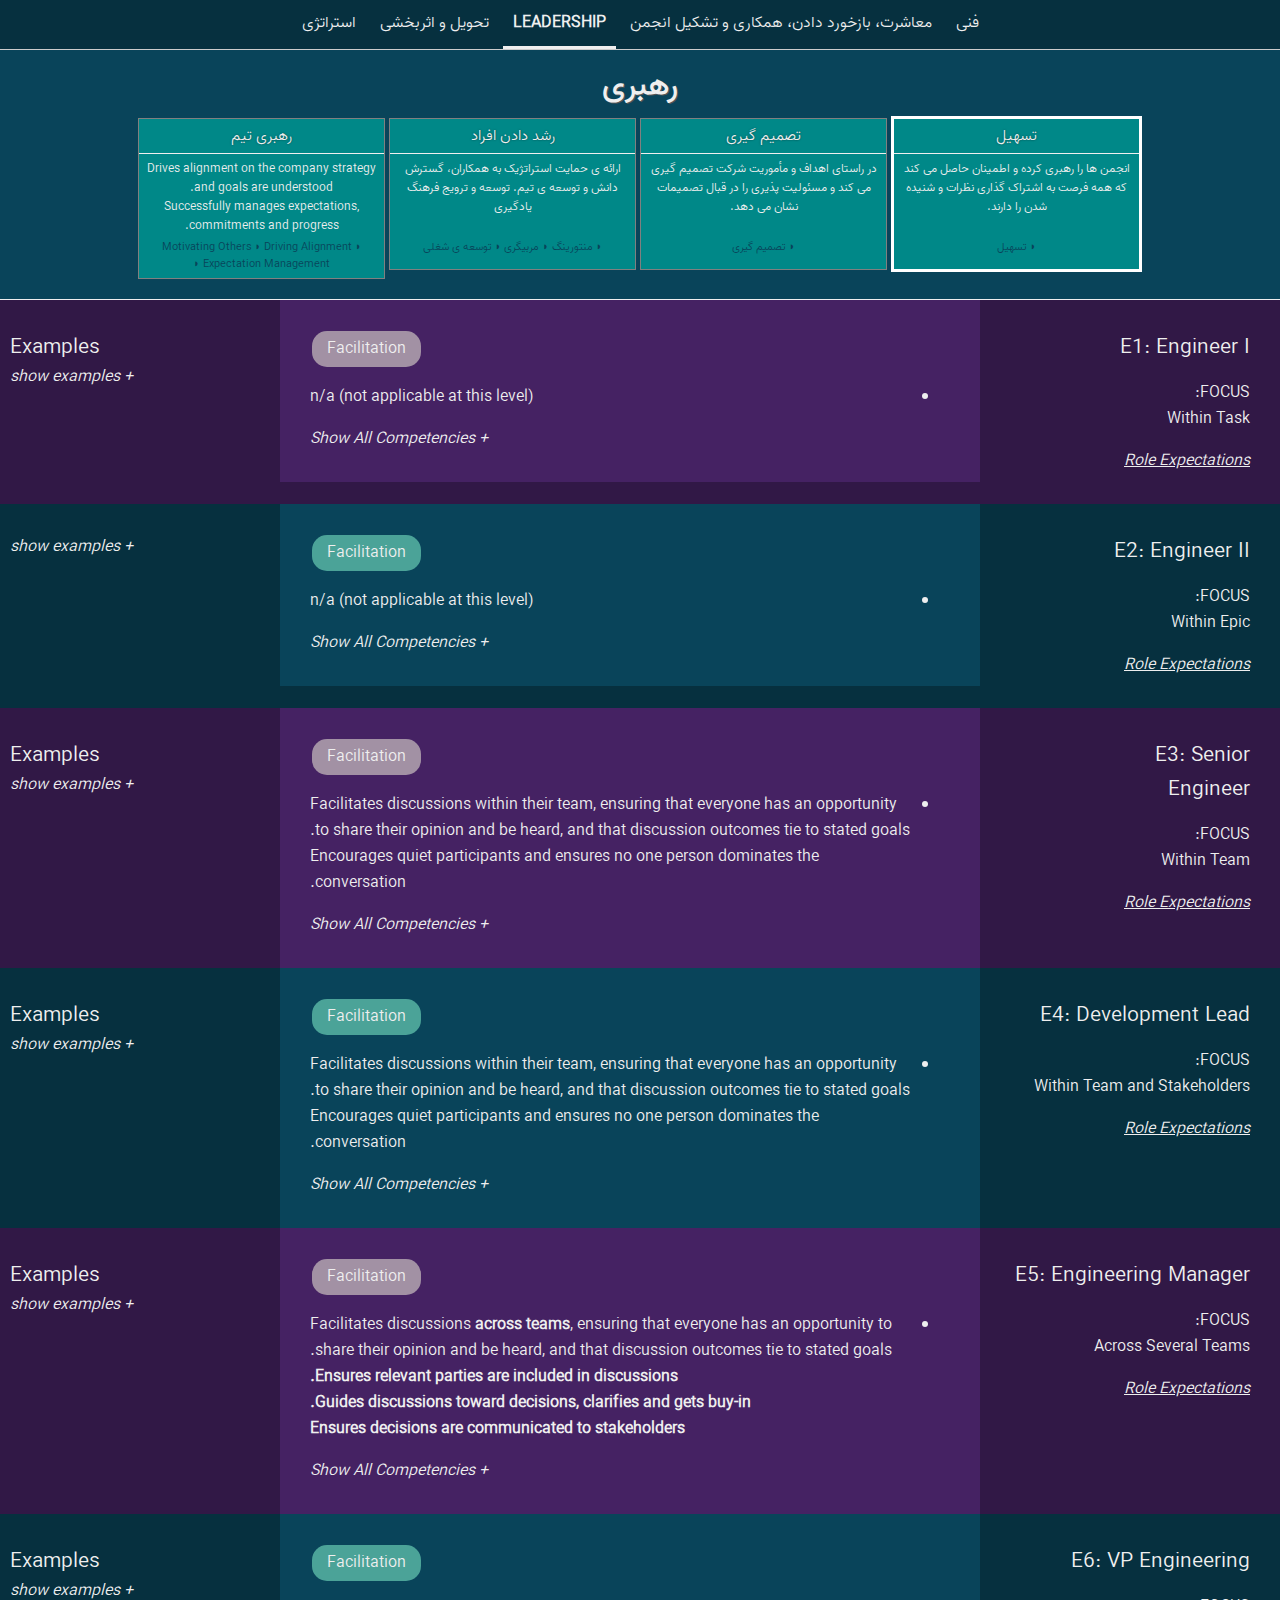
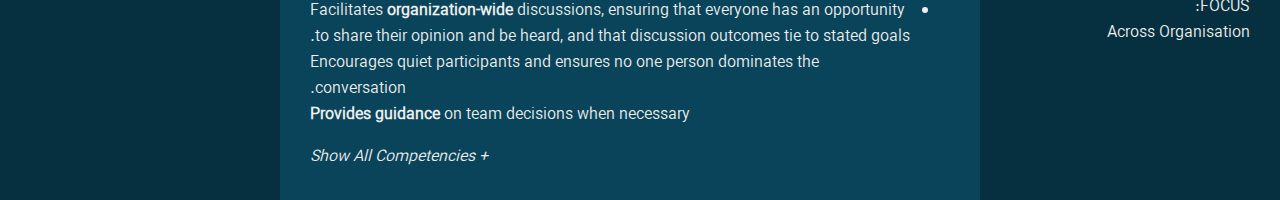
<file: leadership.html>
<!DOCTYPE html>

<html dir="rtl">

<head>
  <meta charset=UTF-8>
  <link rel="stylesheet" type="text/css" href="styles.css" />
  <script src="functions.js" type="text/javascript"></script>
</head>

<body>
  <div class="main">

    <div class="nav">
      <a href="index.html">
        <span class="item">فنی</span>
      </a>
      <a href="communication.html">
        <span class="item">معاشرت، بازخورد دادن، همکاری و تشکیل انجمن</span>
      </a>
      <a href="leadership.html">
        <span class="item selected">
          LEADERSHIP
        </span>
      </a>
      <a href="delivery.html">
        <span class="item">
          تحویل و اثربخشی
        </span>
      </a>
      <a href="strategy.html">
        <span class="item">استراتژی</span>
      </a>
    </div>

    <!--header-->
    <div class="header">
      <div class="skill-header">

        <h1>رهبری</h1>
        <a href="#facilitation" onclick="changeSkill('facilitation')">
          <div class="competencies selected" id="facilitation-header">
            <div class="headerbox">
              <div class=header1>تسهیل</div>
            </div>
            <div class=summary>انجمن ها را رهبری کرده و اطمینان حاصل می کند که همه فرصت به اشتراک گذاری نظرات و شنیده شدن را دارند.
            </div>
            <div class=sub-skills>
              <span class="text">&#x25D7;&nbsp;تسهیل</span>
            </div>
          </div>
        </a>

        <a href="#decision" onclick="changeSkill('decision')">
          <div class="competencies" id="decision-header">
            <div class="headerbox">
              <span class=header1>تصمیم گیری</span>
            </div>
            <div class=summary>
              در راستای اهداف و مأموریت شرکت تصمیم گیری می کند و مسئولیت پذیری را در قبال تصمیمات نشان می دهد.
            </div>
            <div class="sub-skills">
              <span class="text">&#x25D7;&nbsp;تصمیم گیری</span>
            </div>
          </div>
        </a>

        <a href="#growing" onclick="changeSkill('growing')">
          <div class="competencies" id="growing-header">
            <div class="headerbox">
              <span class=header1>رشد دادن افراد</span>
            </div>
            <div class=summary>
              ارائه ی حمایت استراتژیک به همکاران، گسترش دانش و توسعه ی تیم.
              توسعه و ترویج فرهنگ یادگیری
            </div>
            <div class="sub-skills">
              <span class="text">&#x25D7;&nbsp;منتورینگ</span>
              <span class="text">&#x25D7;&nbsp;مربیگری</span>
              <span class="text">&#x25D7;&nbsp;توسعه ی شغلی</span>
            </div>
          </div>
        </a>

        <a href="#team" onclick="changeSkill('team')">
          <div class="competencies" id="team-header">
            <div class="headerbox">
              <span class=header1>رهبری تیم</span>
            </div>
            <div class=summary>
              
              Drives alignment on the company strategy and goals are understood.
              <br />Successfully manages expectations, commitments and progress.
            </div>
            <div class="sub-skills">
              <span class="text">&#x25D7;&nbsp;Motivating Others</span>
              <span class="text">&#x25D7;&nbsp;Driving Alignment</span>
              <span class="text">&#x25D7;&nbsp;Expectation Management</span>
            </div>
          </div>
        </a>

      </div>
    </div>

    <div class="main">
      <!--Junior-->
      <div class="row">

        <div class="left col">
          <span class=title>E1: Engineer I</span>
          <p><span class=focus>FOCUS: <br />Within Task</span></p>
          <a href="https://tinyurl.com/e360-engineer-i" target="_blank" class="link underline">Role Expectations</a>
        </div>
        <div class="middle" id="junior-skills">

          <div class="facilitation">
            <span class="pill">Facilitation</span>
            <ul>
              <li>n/a (not applicable at this level)</li>
            </ul>
          </div>
          <div class="decision">
            <span class="pill">Decision Making</span>
            <ul>
              <li>Makes decisions aligned to the overall team objectives. Understands accountability. </li>
            </ul>
          </div>

          <div class="growing">
            <span class="pill">Growing People</span>
            <ul>
              <li>
                <span class="highlight underline">Mentoring &amp; Coaching</span>
                Seeks out mentorship and coaching to grow their own experience.
              </li>
              <li>
                <span class="highlight underline">Career Development</span>
                Identifies opportunities to grow their strengths and weaknesses. Works with their manager to define
                career goals.
              </li>
            </ul>
          </div>

          <div class="team">
            <span class="pill">Team Leading</span>
            <ul>
              <li>
                <span class="highlight underline">Motivating Others &amp; Driving Alignment</span>
                Understands and works towards shared goals of the team that align to company goals.
              </li>
              <li>
                <span class="highlight underline">Expectation Management</span>
                Takes responsibility for delivering on time and communicates progress of their work.
              </li>
            </ul>
          </div>

          <a class="link" id="show-junior-all" onclick="showAll('junior')">+ Show All Competencies</a>
          <a class="link hide" id="hide-junior-all" onclick="hideAll('junior')">+ Hide Other Competencies</a>
        </div>
        <div class="right col">
          <div class=title>Examples</div>
          <a class="show link" id="junior-show" onclick="showExamples('junior')">+ show examples</a>
          <a class="hide link" id="junior-hide" onclick="hideExamples('junior')">- hide examples</a>
          <ul class="hide" id="junior-examples">
            <li>Took the initiative to ask someone in the team to explain CI/CI pipeline and how it's configured to
              learn</li>
            <li>Shares opportunities for improvements and recognises achievements</li>
          </ul>
        </div>

      </div>

      <!--Mid Level-->
      <div class="row even">

        <div class="left col">
          <span class=title>E2: Engineer II</span>
          <p><span class=focus>FOCUS: <br />Within Epic</span></p>
          <a href="https://tinyurl.com/e360-engineer-ii" target="_blank" class="link underline">Role Expectations</a>
        </div>

        <div class="middle" id="mid-skills">
          <div class="facilitation show">
            <span class="pill">Facilitation</span>
            <ul>
              <li>n/a (not applicable at this level)</li>
            </ul>
          </div>

          <div class="decision">
            <span class="pill">Decision Making</span>
            <ul>
              <li>Strives to be objective and reflects on their own biases when making decisions.
                <br />Makes decisions aligned to the overall team objectives and company mission.
                <br />Holds themselves accountable for decision and outcomes.
              </li>
            </ul>
          </div>

          <div class="growing">
            <span class="pill">Growing People</span>
            <ul>
              <li>
                <span class="highlight underline">Mentoring &amp; Coaching</span>
                Seeks out mentorship and coaching to grow their own experience.
                <br />Sometimes mentors their teammates in an open, respectful, flexible, empathetic manner.
              </li>
              <li>
                <span class="highlight underline">Career Development</span>
                Identifies opportunities to grow their strengths and weaknesses.
                <br />Works with their manager to define career goals. Helps others on understanding a technical topic.
              </li>

            </ul>
          </div>

          <div class="team">
            <span class="pill">Team Leading</span>
            <ul>
              <li>
                <span class="highlight underline">Motivating Others &amp; Driving Alignment</span>
                Understands and works towards shared goals of the team that align to company goals.
              </li>
              <li>
                <span class="highlight underline">Expectation Management</span>
                Takes responsibility for delivering on time and communicates progress of their work.
              </li>
            </ul>
          </div>
          <a class="link" id="show-mid-all" onclick="showAll('mid')">+ Show All Competencies</a>
          <a class="link hide" id="hide-mid-all" onclick="hideAll('mid')">+ Hide Other Competencies</a>
        </div>

        <div class="right col">
          <a class="show link" id="mid-show" onclick="showExamples('mid')">+ show examples</a>
          <a class="hide link" id="mid-hide" onclick="hideExamples('mid')">- hide examples</a>
          <ul class="hide" id="mid-examples">
            <li>Acted as an onboarding buddy</li>
            <li>Paired with an engineer to help them with an unfamiliar area</li>
            <li>Asked to shadow another engineer to learn about monitoring</li>
            <li>Creates space for people to talk through challenges</li>
          </ul>
        </div>

      </div>

      <!--Senior-->
      <div class="row">

        <div class="left col">
          <span class=title>E3: Senior<br />Engineer</span>
          <p><span class=focus>FOCUS: <br />Within Team</span></p>
          <a href="https://tinyurl.com/e360-engineer-iii" target="_blank" class="link underline">Role Expectations</a>
        </div>

        <div class="middle" id="senior-skills">
          <div class="facilitation show">
            <span class="pill">Facilitation</span>
            <ul>
              <li>Facilitates discussions within their team,
                ensuring that everyone has an opportunity to share their opinion and be heard,
                and that discussion outcomes tie to stated goals.
                <br />Encourages quiet participants and ensures no one person dominates the conversation.
              </li>
            </ul>
          </div>

          <div class="decision">
            <span class="pill">Decision Making</span>
            <ul>
              <li>Strives to be objective and reflects on their own biases when making decisions.
                <br />Makes decisions aligned to the overall team objectives and company mission.
                <br />Holds themselves accountable for decision and outcomes.
              </li>
            </ul>
          </div>

          <div class="growing">
            <span class="pill">Growing People</span>
            <ul>
              <li>
                <span class="highlight underline">Mentoring &amp; Coaching</span>
                Mentors their teammates in an open, respectful, flexible, empathetic manner.
                <br />Developing techniques on effective coaching strategies for different individuals.
                <br />Seeks out mentoring opportunities specifically to increase knowledge in parts of the system that
                is not well understood.
              </li>
              <li>
                <span class="highlight underline">Career Development</span>
                Identifies opportunities to grow their strengths and weaknesses and defines their career goals.
                <br />Supports and advocates others and provides tools to help them grow their understanding a technical
                topic.
              </li>
            </ul>
          </div>

          <div class="team">
            <span class="pill">Team Leading</span>
            <ul>
              <li>
                <span class="highlight underline">Motivating Others &amp; Driving Alignment</span>
                Understands and works towards the <span class="highlight">strategy and core principles</span> that align
                to company goals.
              </li>
              <li>
                <span class="highlight underline">Expectation Management</span>
                Takes responsibility for delivering on time, proactively communicates progress of their
                work and issues that arise.
              </li>
            </ul>
          </div>
          <a class="link" id="show-senior-all" onclick="showAll('senior')">+ Show All Competencies</a>
          <a class="link hide" id="hide-senior-all" onclick="hideAll('senior')">+ Hide Other Competencies</a>
        </div>
        <div class="right col">
          <div class=title>Examples</div>
          <a class="show link" id="senior-show" onclick="showExamples('senior')">+ show examples</a>
          <a class="hide link" id="senior-hide" onclick="hideExamples('senior')">- hide examples</a>
          <ul class="hide" id="senior-examples">
            <li>Answers questions on a technical topic and provides useful resources for others to learn</li>
            <li>Takes ownership of a converting from Flow to Typescript and helps others with the migration</li>
            <li>Runs a guild meeting</li>
            <li>Pairs with a team member to teach them what is and how to use Kubernetes</li>
          </ul>
        </div>

      </div>

      <!--Team Lead-->
      <div class="row even">

        <div class="left col">
          <span class=title>E4: Development Lead</span>
          <p><span class=focus>FOCUS: <br />Within Team and Stakeholders</span></p>
          <a href="https://tinyurl.com/e360-devlead" target="_blank" class="link underline">Role Expectations</a>
        </div>

        <div class="middle" id="teamlead-skills">
          <div class="facilitation show">
            <span class="pill">Facilitation</span>
            <ul>
              <li>
                Facilitates discussions within their team, ensuring that everyone has an opportunity to share their
                opinion and be heard, and that discussion outcomes tie to stated goals.
                <br />Encourages quiet participants and ensures no one person dominates the conversation.
              </li>
            </ul>
          </div>

          <div class="decision">
            <span class="pill">Decision Making</span>
            <ul>
              <li>Takes ownership of decisions made in their team by helping their teammates make clear decisions in
                alignment with organisational goals,
                backing decisions made, and taking responsibility for their success. Helps define the team's roadmap in
                line with the company and technology vision.
                <br />Ensures accountability is practiced within their team. Demonstrates these behaviours themselves.
              </li>
            </ul>
          </div>

          <div class="growing">
            <span class="pill">Growing People</span>
            <ul>
              <li>
                <span class="highlight underline">Mentoring &amp; Coaching</span>
                Mentors their teammates in an open, respectful, flexible, empathetic manner. Uses effective coaching
                strategies for different individuals.
                <br />Seeks out mentoring opportunities specifically to increase knowledge in parts of the system that
                is not well understood.
                <br />Mentors members of other teams as needed.
              </li>
              <li>
                <span class="highlight underline">Career Development</span>
                Inspires and retains a small group of people and actively pushes them to stretch themselves.
                <br />Helps their team define their career goals and provides opportunities for them to grow
              </li>
            </ul>
          </div>

          <div class="team">
            <span class="pill">Team Leading</span>
            <ul>
              <li>
                <span class="highlight underline">Motivating Others &amp; Driving Alignment</span>
                <span class="highlight">Ensures the team</span> understand the strategy and core-principles to align to
                the company goals
              </li>
              <li>
                <span class="highlight underline">Expectation Management</span>
                Anticipates and communicates blockers and delays, and cost ballooning within their team’s projects,
                before they require escalation with suggested solutions.
                <br />Ensures expectations with their team and external stakeholders are clarified between all parties
                involved.
              </li>
            </ul>
          </div>
          <a class="link" id="show-teamlead-all" onclick="showAll('teamlead')">+ Show All Competencies</a>
          <a class="link hide" id="hide-teamlead-all" onclick="hideAll('teamlead')">+ Hide Other Competencies</a>
        </div>

        <div class="right col">
          <div class=title>Examples</div>
          <a class="show link" id="teamlead-show" onclick="showExamples('teamlead')">+ show examples</a>
          <a class="hide link" id="teamlead-hide" onclick="hideExamples('teamlead')">- hide examples</a>
          <ul class="hide" id="teamlead-examples">
            <li>Discusses paths, and creates plans for personal and professional growth</li>
            <li>Works quickly to align the team when they need clarification on goals</li>
            <li>Facilitates and runs meetings on technical planning for a project</li>
            <li>Lead team discussions and research to identify risks. Front loads these risk in projects and
              communicates these early to stakeholders</li>
          </ul>
        </div>

      </div>

      <!--Engineering Manager-->
      <div class="row">

        <div class="left col">
          <span class=title>E5: Engineering Manager</span>
          <p><span class=focus>FOCUS: <br />Across Several Teams</span></p>
          <a href="https://tinyurl.com/e360-eng-mgr" target="_blank" class="link underline">Role Expectations</a>
        </div>

        <div class="middle" id="em-skills">
          <div class="facilitation show">
            <span class="pill">Facilitation</span>
            <ul>
              <li>Facilitates discussions <span class="highlight">across teams</span>, ensuring that everyone has an
                opportunity to share their opinion and be heard,
                and that discussion outcomes tie to stated goals.
                <br /><span class="highlight">Ensures relevant parties are included in discussions.</span>
                <br /><span class="highlight">Guides discussions toward decisions, clarifies and gets buy-in.</span>
                <br /><span class="highlight">Ensures decisions are communicated to stakeholders</span>
              </li>
            </ul>
          </div>

          <div class="decision">
            <span class="pill">Decision Making</span>
            <ul>
              <li>
                Takes ownership of decisions made <span class="highlight">across teams</span> by helping them make clear
                decisions in alignment with organisational goals,
                backing decisions made, and taking responsibility for their success.
                <br /><span class="highlight">Solicits input from team but makes decisions where necessary, even if
                  consensus can’t be reached</span>
                <br />Helps create the team's roadmap for a <span class="highlight">group of teams</span> in line with
                the company and technology vision.
                <br />Ensures accountability is practiced <span class="highlight">throughout those teams</span>.
                Demonstrates these behaviours themselves.
              </li>
            </ul>
          </div>

          <div class="growing">
            <span class="pill">Growing People</span>
            <ul>
              <li>
                <span class="highlight underline">Mentoring &amp; Coaching</span>
                Mentors <span class="highlight">direct reports and skips</span> in an open, respectful, flexible,
                empathetic manner.
                <br />
                <span class="highlight">Fosters a culture of mentoring across teams by seeking out mentoring and
                  coaching opportunities
                  for themselves and others, and supports others in their growth as mentors.</span>
              </li>
              <li>
                <span class="highlight underline">Career Development</span>
                <span class="highlight">
                  Manages interactions and processes between groups, promoting best practices and setting a positive
                  example.
                  <br />Ensures all group members' roles are meeting their career needs
                </span>
              </li>
            </ul>
          </div>

          <div class="team">
            <span class="pill">Team Leading</span>
            <ul>
              <li>
                <span class="highlight underline">Motivating Others &amp; Driving Alignment</span>
                Ensures <span class="highlight">that teams</span> understand the strategy and core-principles to align
                to the company goals
              </li>
              <li>
                <span class="highlight underline">Expectation Management</span>
                <span class="highlight">Anticipates</span> and communicates blockers, delays, and cost ballooning <span
                  class="highlight">across teams, before they require escalation</span> with suggested solutions.
                <br /><span class="highlight">Works to understand the ROI on engineering work and challenges, guides
                  where ROI is lacking or does not align with business goals</span>
                <br />Ensures expectations <span class="highlight">across teams and stakeholders</span> are clarified
                between all parties involved.
              </li>
            </ul>
          </div>
          <a class="link" id="show-em-all" onclick="showAll('em')">+ Show All Competencies</a>
          <a class="link hide" id="hide-em-all" onclick="hideAll('em')">+ Hide Other Competencies</a>
        </div>
        <div class="right col">
          <div class=title>Examples</div>
          <a class="show link" id="em-show" onclick="showExamples('em')">+ show examples</a>
          <a class="hide link" id="em-hide" onclick="hideExamples('em')">- hide examples</a>
          <ul class="hide" id="em-examples">
            <li>Builds a resourcing plan based on company, team and individual goals</li>
            <li>Facilitated a workshop for the engineering team</li>
            <li>Worked with a group of teams to identify risks across multiple systems in a project</li>
          </ul>
        </div>

      </div>

      <!--VP Eng-->
      <div class="row even">

        <div class="left col">
          <span class=title>E6: VP Engineering</span>
          <p><span class=focus>FOCUS: <br />Across Organisation</span></p>
        </div>

        <div class="middle" id="vp-skills">
          <div class="facilitation show">
            <span class="pill">Facilitation</span>
            <ul>
              <li>Facilitates <span class="highlight">organization-wide</span> discussions, ensuring that everyone has
                an opportunity to share their opinion and be heard, and that discussion outcomes tie to stated goals.
                <br />Encourages quiet participants and ensures no one person dominates the conversation.
                <br /><span class="highlight">Provides guidance</span> on team decisions when necessary
              </li>
            </ul>
          </div>

          <div class="decision">
            <span class="pill">Decision Making</span>
            <ul>
              <li>
                Takes ownership of decisions made in the engineering organisation by helping organisation members make
                clear decisions in alignment with organisational goals,
                backing decisions made, and taking responsibility for their success.
                <br />Ensures accountability is practiced throughout the organization.
                <br />Demonstrates these behaviours themselves.
              </li>
            </ul>
          </div>

          <div class="growing">
            <span class="pill">Growing People</span>
            <ul>
              <li>
                <span class="highlight underline">Mentoring &amp; Coaching</span>
                <span class="highlight">Mentors across the organisation</span> in an open, respectful, flexible,
                empathetic manner.
                <br />Fosters an <span class="highlight">organisational culture</span> of mentoring and coaching by
                seeking out mentoring opportunities for themselves and others, and supports others in their growth as
                mentors.
              </li>
              <li>
                <span class="highlight underline">Career Development</span>
                <span class="highlight">Inspires and supports</span> the development of a signficant part of the
                engineering org, and widely viewed as a <span class="highlight">trusted advisor</span>
              </li>
            </ul>
          </div>

          <div class="team">
            <span class="pill">Team Leading</span>
            <ul>
              <li>
                <span class="highlight underline">Motivating Others &amp; Driving Alignment</span>
                Fosters a culture <span class="highlight">across the organisation</span> of having conversations based
                on
                <span class="highlight">organisational strategy</span> and principles to create alignment.
                <br /><span class="highlight">Motivates</span> and ensures <span class="highlight">goals are
                  understood</span> and continuously worked towards across the organisation.
              </li>
              <li>
                <span class="highlight underline">Expectation Management</span>
                Successfully manages <span class="highlight">organisation-wide</span> commitments, their progress, and
                roadmap to delivery.
                <br />Ensures expectations across the <span class="highlight">organisation</span> and external
                stakeholders are clarified between all parties involved.
              </li>
            </ul>
          </div>
          <a class="link" id="show-vp-all" onclick="showAll('vp')">+ Show All Competencies</a>
          <a class="link hide" id="hide-vp-all" onclick="hideAll('vp')">+ Hide Other Competencies</a>
        </div>

        <div class="right col">
          <div class=title>Examples</div>
          <a class="show link" id="vp-show" onclick="showExamples('vp')">+ show examples</a>
          <a class="hide link" id="vp-hide" onclick="hideExamples('vp')">- hide examples</a>
          <ul class="hide" id="vp-examples">
            <li>Identified leadership training opportunities for senior leadership</li>
          </ul>
        </div>

      </div>

    </div>
  </div>
</body>

</html>
</file>
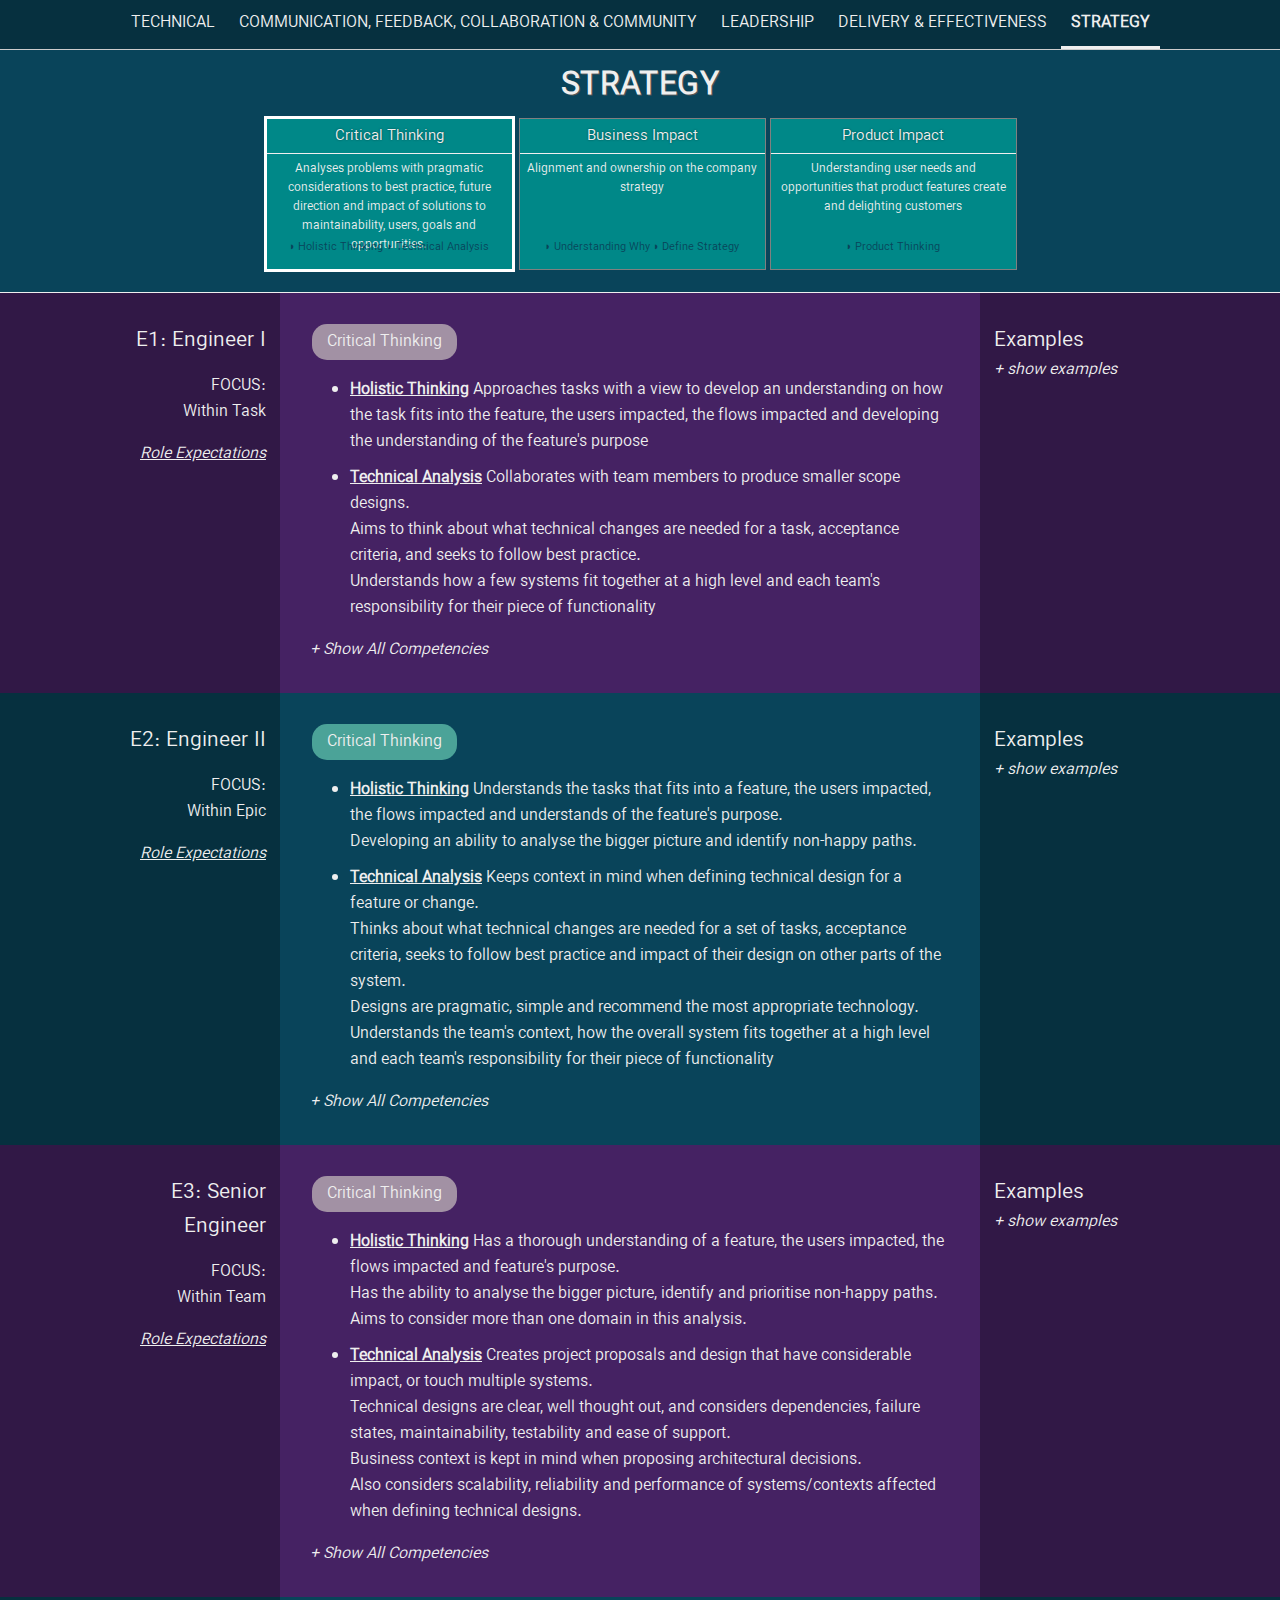
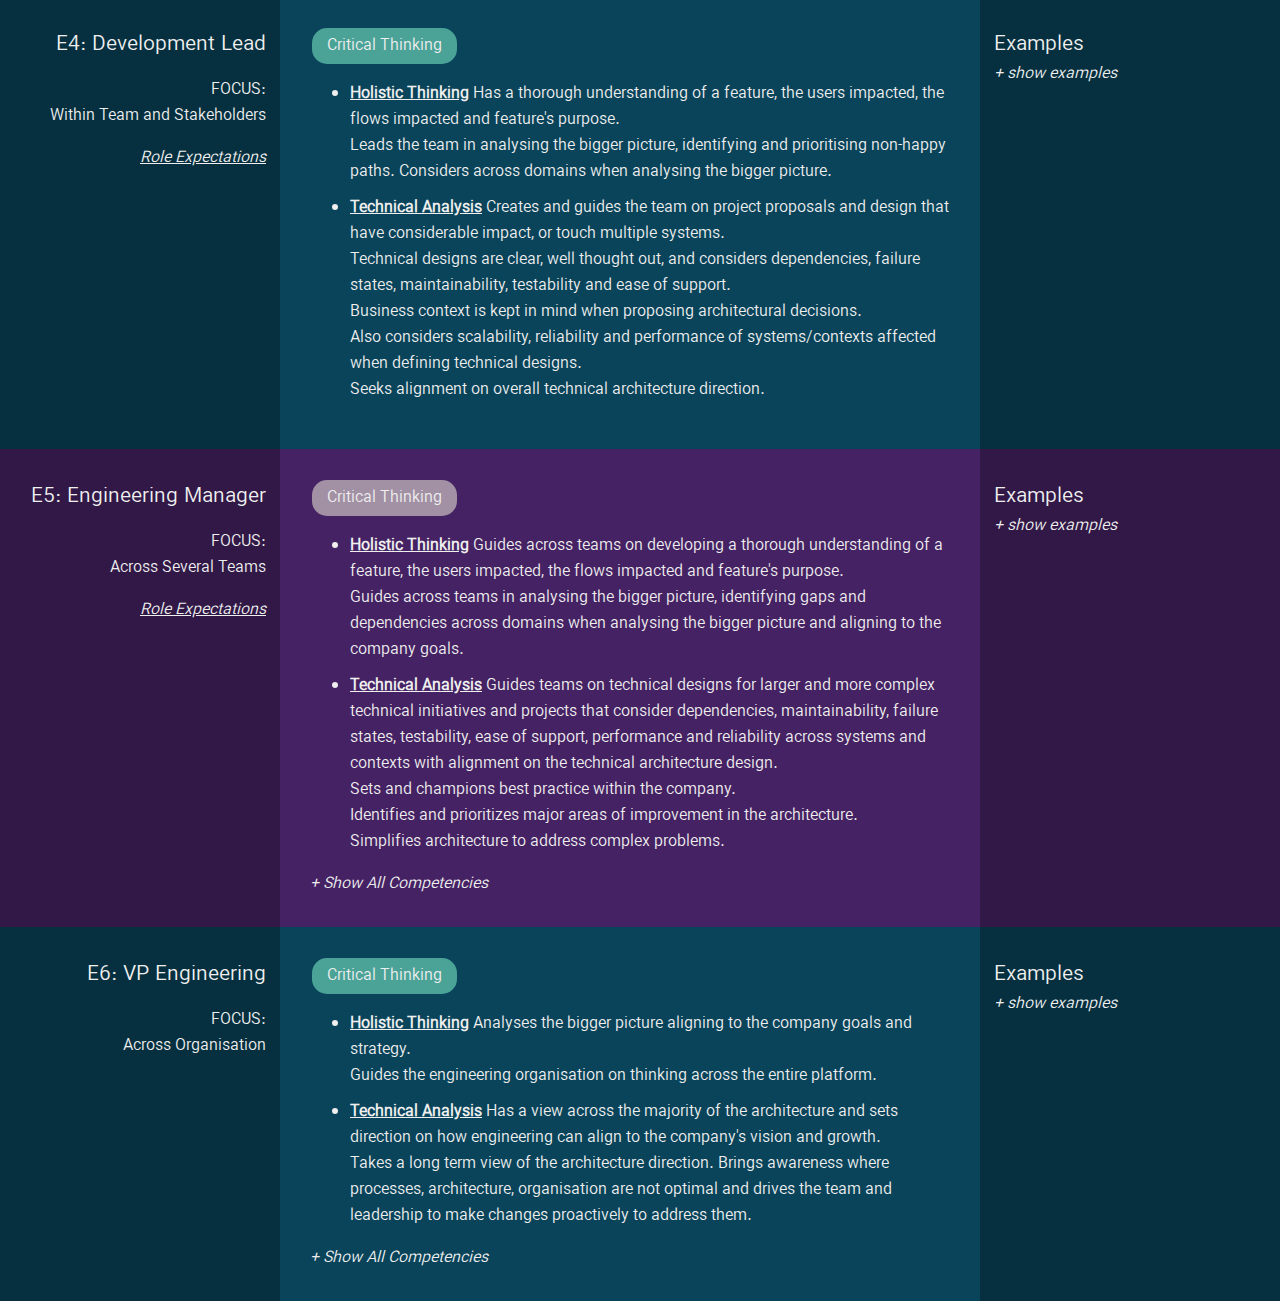
<file: strategy.html>
<!DOCTYPE html>

<html>
<head>
  <meta charset=UTF-8>
  <link rel="stylesheet" type="text/css" href="styles.css"/>
  <script src="functions.js" type="text/javascript"></script>
</head>
<body>
<div class="main">

  <div class="nav">
    <a href="index.html">
      <span class="item">TECHNICAL</span>
    </a>
    <a href="communication.html">
      <span class="item">COMMUNICATION, FEEDBACK, COLLABORATION & COMMUNITY</span>
    </a>
    <a href="leadership.html">
      <span class="item">
        LEADERSHIP
      </span>
    </a>
    <a href="delivery.html">
      <span class="item">
        DELIVERY &AMP; EFFECTIVENESS
      </span>
    </a>
    <a href="strategy.html">
      <span class="item selected">STRATEGY</span>
    </a>
  </div>

  <!--header-->
  <div class="header">
    <div class="skill-header">

      <h1>Strategy</h1>
      <a href="#critical" onclick="changeSkill('critical')">
        <div class="competencies selected" id="critical-header">
          <div class="headerbox">
            <div class=header1>Critical Thinking</div>
          </div>
          <div class=summary>
            Analyses problems with pragmatic considerations to best practice, future direction
            and impact of solutions to maintainability, users, goals and opportunities.</div>
          <div class=sub-skills>
            <span class="text">&#x25D7;&nbsp;Holistic Thinking</span>
            <span class="text">&#x25D7;&nbsp;Technical Analysis</span>
          </div>
        </div>
      </a>
      <a href="#biz" onclick="changeSkill('biz')">
        <div class="competencies" id="biz-header">
          <div class="headerbox">
            <div class=header1>Business Impact</div>
          </div>
          <div class=summary>Alignment and ownership on the company strategy</div>
          <div class=sub-skills>
            <span class="text">&#x25D7;&nbsp;Understanding Why</span>
            <span class="text">&#x25D7;&nbsp;Define Strategy</span>
          </div>
        </div>
      </a>

      <a href="#product" onclick="changeSkill('product')">
        <div class="competencies" id="product-header">
          <div class="headerbox">
            <div class=header1>Product Impact</div>
          </div>
          <div class=summary>Understanding user needs and opportunities that product features create and delighting customers</div>
          <div class=sub-skills>
            <span class="text">&#x25D7;&nbsp;Product Thinking</span>
          </div>
        </div>
      </a>

    </div>
  </div>

  <div class="main">
    <!--Junior-->
    <div class="row">
      
      <div class="left col">
        <span class=title>E1: Engineer I</span>
        <p><span class=focus>FOCUS: <br/>Within Task</span></p>
        <a href="https://tinyurl.com/e360-engineer-i" target="_blank" class="link underline">Role Expectations</a>
      </div>
      <div class="middle" id="junior-skills">
        <div class="critical">
          <span class="pill">Critical Thinking</span>
          <ul>
            <li>
              <span class="highlight underline">Holistic Thinking</span>
              Approaches tasks with a view to develop an understanding on how the task fits into the feature, the users impacted,
              the flows impacted and developing the understanding of the feature's purpose
            </li>
            <li>
              <span class="highlight underline">Technical Analysis</span>
              Collaborates with team members to produce smaller scope designs.<br/>
              Aims to think about what technical changes are needed for a task, acceptance criteria, and seeks to follow best practice.<br/>
              Understands how a few systems fit together at a high level and each team's responsibility for their piece of functionality
            </li>
          </ul>
        </div>

        <div class="biz">
          <span class="pill">Business Impact</span>
          <ul>
            <li>
              <span class="highlight underline">Understand "WHY"</span>
              Has a basic understanding on the team's domain and how work in this domain relates to the team's objectives and deliverables
            </li>
            <li>
              <span class="highlight underline">Defining Strategy</span>
              Understands the organisation's company strategy and how the engineering aligns to this.
            </li>
          </ul>
        </div>

        <div class="product">
          <span class="pill">Product Impact</span>
          <ul>
            <li>Understands or grasps how the product works and the overall purpose and impact of the product</li>
          </ul>
        </div>
        <a class="link" id="show-junior-all" onclick="showAll('junior')">+ Show All Competencies</a>
        <a class="link hide" id="hide-junior-all" onclick="hideAll('junior')">+ Hide Other Competencies</a>
      </div>
      <div class="right col">
        <div class=title>Examples</div>
        <a class="show link" id="junior-show" onclick="showExamples('junior')">+ show examples</a>
        <a class="hide link" id="junior-hide" onclick="hideExamples('junior')">- hide examples</a>
        <ul class="hide" id="junior-examples">
          <li>Asked questions on a project to understand the purpose of the project</li>
          <li>Asked for help in defining the GraphQL API for a task and checks if best practice is being followed</li>
          <li>Broke down a task and the ordered these sub-tasks for delivery</li>
          <li>Identified additional scenarios to cover on a task</li>
        </ul>
      </div>
      
    </div>

    <!--Mid Level-->
    <div class="row even">
      
      <div class="left col">
        <span class=title>E2: Engineer II</span>
        <p><span class=focus>FOCUS: <br/>Within Epic</span></p>
        <a href="https://tinyurl.com/e360-engineer-ii" target="_blank" class="link underline">Role Expectations</a>
      </div>

      <div class="middle" id="mid-skills">
        <div class="critical">
          <span class="pill">Critical Thinking</span>
          <ul>
            <li>
              <span class="highlight underline">Holistic Thinking</span>
              Understands the tasks that fits into a feature, the users impacted, the flows impacted and understands of the feature's purpose.<br/>
              Developing an ability to analyse the bigger picture and identify non-happy paths.
            </li>
            <li>
              <span class="highlight underline">Technical Analysis</span>
              Keeps context in mind when defining technical design for a feature or change.<br/>
              Thinks about what technical changes are needed for a set of tasks, acceptance criteria,
              seeks to follow best practice and impact of their design on other parts of the system.<br/>
              Designs are pragmatic, simple and recommend the most appropriate technology.<br/>
              Understands the team's context, how the overall system fits together at a high level and each team's responsibility for their piece of functionality
            </li>
          </ul>
        </div>

        <div class="biz">
          <span class="pill">Business Impact</span>
          <ul>
            <li>
              <span class="highlight underline">Understand "WHY"</span>
              Understands the team's domain, how work in this domain relates to the team's objectives
              and deliverables and how it contributes to overall business strategy and how technical strategy maps to this.
            </li>
            <li>
              <span class="highlight underline">Defining Strategy</span>
              Understands the organisation's company strategy and how the engineering strategy aligns to this.<br/>
              Attempts to feed into squad OKRs that align to these strategies when the team is setting squad OKRs
            </li>
          </ul>
        </div>

        <div class="product">
          <span class="pill">Product Impact</span>
          <ul>
            <li>Understands product area of focus, how it fits into the overall business, and sometimes makes improvement suggestions for it.</li>
          </ul>
        </div>
        <a class="link" id="show-mid-all" onclick="showAll('mid')">+ Show All Competencies</a>
        <a class="link hide" id="hide-mid-all" onclick="hideAll('mid')">+ Hide Other Competencies</a>
      </div>

      <div class="right col">
        <div class=title>Examples</div>
        <a class="show link" id="mid-show" onclick="showExamples('mid')">+ show examples</a>
        <a class="hide link" id="mid-hide" onclick="hideExamples('mid')">- hide examples</a>
        <ul class="hide" id="mid-examples">
          <li>Suggested refactoring a module as part of an epic</li>
          <li>Analysed the data in the database for the epic and noted different cases to handle</li>
          <li>Found code that was re-used on a few flows and added these to regression tests for an epic</li>
          <li>Suggested MVP version of their task to test a feature earlier with customers</li>
          <li>Created a spike to quickly prototype a feature to better understand the impacts and flows</li>
        </ul>
      </div>
      
    </div>

    <!--Senior-->
    <div class="row">
      
      <div class="left col">
        <span class=title>E3: Senior<br/>Engineer</span>
        <p><span class=focus>FOCUS: <br/>Within Team</span></p>
        <a href="https://tinyurl.com/e360-engineer-iii" target="_blank" class="link underline">Role Expectations</a>
      </div>

      <div class="middle" id="senior-skills">
        <div class="critical">
          <span class="pill">Critical Thinking</span>
          <ul>
            <li>
              <span class="highlight underline">Holistic Thinking</span>
              Has a thorough understanding of a feature, the users impacted, the flows impacted and feature's purpose.<br/>
              Has the ability to analyse the bigger picture, identify and prioritise non-happy paths.<br/>
              Aims to consider more than one domain in this analysis.
            </li>
            <li>
              <span class="highlight underline">Technical Analysis</span>
              Creates project proposals and design that have considerable impact, or touch multiple systems.<br/>
              Technical designs are clear, well thought out, and considers dependencies, failure states, maintainability, testability and ease of support.<br/>
              Business context is kept in mind when proposing architectural decisions.<br/>
              Also considers scalability, reliability and performance of systems/contexts affected when defining technical designs.
            </li>
          </ul>
        </div>

        <div class="biz">
          <span class="pill">Business Impact</span>
          <ul>
            <li>
              <span class="highlight underline">Understand "WHY"</span>
              Has a thorough understanding of the team's domain, how work in this domain relates to the team's objectives and deliverables
              and how it contributes to overall business strategy and how technical strategy maps to this.<br/>
              Has a basic understanding of adjacent teams' business domains.
            </li>
            <li>
              <span class="highlight underline">Defining Strategy</span>
              Understands the organisation's company strategy and how the engineering strategy aligns to this.<br/>
              Usually involved in discussions about the implications for their team.  Feeds into defining and measuring OKRs for their squad when the squad are setting OKRs.<br/>
              May participate in discussions and providing input into technical direction of parts of the engineering strategy.
            </li>
          </ul>
        </div>

        <div class="product">
          <span class="pill">Product Impact</span>
          <ul>
            <li>
              Thoroughly understands the business model in relation to their current product focus area.<br/>
              Sometimes participates in roadmap feedback with product team.<br/>
              Looks for opportunities to simplify product & technical design.
            </li>
          </ul>
        </div>
        <a class="link" id="show-senior-all" onclick="showAll('senior')">+ Show All Competencies</a>
        <a class="link hide" id="hide-senior-all" onclick="hideAll('senior')">+ Hide Other Competencies</a>
      </div>
      <div class="right col">
        <div class=title>Examples</div>
        <a class="show link" id="senior-show" onclick="showExamples('senior')">+ show examples</a>
        <a class="hide link" id="senior-hide" onclick="hideExamples('senior')">- hide examples</a>
        <ul class="hide" id="senior-examples">
          <li>Researched the effort to migrate from one framework to another framework, considering pros, cons and effort.</li>
          <li>Created a migration plan for legacy data and broke this into phases to avoid impact on production</li>
          <li>Considered the options and effort of work and long term strategy when building a feature in their domain.</li>
          <li>Asked for more context on the upcoming projects in the roadmap</li>
          <li>Added dashboards to measure and monitor behaviours of customers</li>
        </ul>
      </div>
      
    </div>

    <!--Team Lead-->
    <div class="row even">
      
      <div class="left col">
        <span class=title>E4: Development Lead</span>
        <p><span class=focus>FOCUS: <br/>Within Team and Stakeholders</span></p>
        <a href="https://tinyurl.com/e360-devlead" target="_blank" class="link underline">Role Expectations</a>
      </div>

      <div class="middle" id="teamlead-skills">
        <div class="critical">
          <span class="pill">Critical Thinking</span>
          <ul>
            <li>
              <span class="highlight underline">Holistic Thinking</span>
              Has a thorough understanding of a feature, the users impacted, the flows impacted and feature's
              purpose.<br/>
              Leads the team in analysing the bigger picture, identifying and prioritising non-happy paths.
              Considers across domains when analysing the bigger picture.
            </li>
            <li>
              <span class="highlight underline">Technical Analysis</span>
              Creates and guides the team on project proposals and design that have considerable impact, or touch
              multiple systems.<br/>
              Technical designs are clear, well thought out, and considers dependencies, failure states,
              maintainability, testability and ease of support.<br/>
              Business context is kept in mind when proposing architectural decisions.<br/>
              Also considers scalability, reliability and performance of systems/contexts affected when defining
              technical designs.<br/>
              Seeks alignment on overall technical architecture direction.
            </li>
          </ul>
        </div>

        <div class="biz">
          <span class="pill">Business Impact</span>
          <ul>
            <li>
              <span class="highlight underline">Understand "WHY"</span>
              Has a thorough understanding of the team's domain, strategy, how it maps to overall market trends,
              and how it contributes to overall business strategy and how technical strategy maps to this.<br/>
              Has a thorough understanding of adjacent teams' strategies and how they map to their team and interaction points.
            </li>
            <li>
              <span class="highlight underline">Defining Strategy</span>
              Collaborates and decides on their team's engineering work and measuring these based on organisation's engineering strategy,
              together with their teammates and senior engineers. Sometimes involved in work on organisational engineering strategy.
            </li>
          </ul>
        </div>

        <div class="product">
          <span class="pill">Product Impact</span>
          <ul>
            <li>
              Evaluates and creates new product features in collaboration with the product team.<br/>
              Regularly participates in the creation of the team roadmap and ensuing feedback.<br/>
              Simplifies product and technical design through proactive conversations.
            </li>
          </ul>
        </div>
      </div>

      <div class="right col">
        <div class=title>Examples</div>
        <a class="show link" id="teamlead-show" onclick="showExamples('teamlead')">+ show examples</a>
        <a class="hide link" id="teamlead-hide" onclick="hideExamples('teamlead')">- hide examples</a>
        <ul class="hide" id="teamlead-examples">
          <li>
            Led the team to consider the impact of a feature on each user persona.
          </li>
          <li>
            Identified when there was a gap in the technical design of the squad, where security implication had been missed.
          </li>
          <li>
            Guided the team to consider the implications to legacy data and flows when refactoring an area of the codebase.
          </li>
          <li>
            Guided the team to think about Key Results of a feature and how this could be measured.
          </li>
          <li>
            Analysed the upcoming epics and highlighted risks to be researched by the team upfront
          </li>
        </ul>
      </div>
      
    </div>

    <!--Engineering Manager-->
    <div class="row">
      
      <div class="left col">
        <span class=title>E5: Engineering Manager</span>
        <p><span class=focus>FOCUS: <br/>Across Several Teams</span></p>
        <a href="https://tinyurl.com/e360-eng-mgr" target="_blank" class="link underline">Role Expectations</a>
      </div>

      <div class="middle" id="em-skills">
        <div class="critical">
          <span class="pill">Critical Thinking</span>
          <ul>
            <li>
              <span class="highlight underline">Holistic Thinking</span>
              Guides across teams on developing a thorough understanding of a feature, the users impacted,
              the flows impacted and feature's purpose.<br/>
              Guides across teams in analysing the bigger picture,
              identifying gaps and dependencies across domains when analysing the bigger picture and aligning to the company goals.
            </li>
            <li>
              <span class="highlight underline">Technical Analysis</span>
              Guides teams on technical designs for larger and more complex technical initiatives and projects that consider
              dependencies, maintainability, failure states, testability, ease of support, performance and reliability
              across systems and contexts with alignment on the technical architecture design.<br/>
              Sets and champions best practice within the company.<br/>
              Identifies and prioritizes major areas of improvement in the architecture.<br/>
              Simplifies architecture to address complex problems.
            </li>
          </ul>
        </div>

        <div class="biz">
          <span class="pill">Business Impact</span>
          <ul>
            <li>
              <span class="highlight underline">Understand "WHY"</span>
              Has a thorough understanding of several team's domains, and how they contribute to overall business strategy and alignment to the technical strategy.
            </li>
            <li>
              <span class="highlight underline">Defining Strategy</span>
              Works with VP Engineering and VP Product on strategic organisational decisions and plans.<br/>
              Leads cross-team strategic efforts, influencing decisions to achieve cross-team alignment on major goals.
            </li>
          </ul>
        </div>

        <div class="product">
          <span class="pill">Product Impact</span>
          <ul>
            <li>
              Recognises product opportunities and differentiators in relation to the competition.<br/>
              Often helps refine roadmaps across teams based on technical strategy & constraints.<br/>
              Helps to define & create new product abilities by changing technical strategy or constraints.
            </li>
          </ul>
        </div>
        <a class="link" id="show-em-all" onclick="showAll('em')">+ Show All Competencies</a>
        <a class="link hide" id="hide-em-all" onclick="hideAll('em')">+ Hide Other Competencies</a>
      </div>
      <div class="right col">
        <div class=title>Examples</div>
        <a class="show link" id="em-show" onclick="showExamples('em')">+ show examples</a>
        <a class="hide link" id="em-hide" onclick="hideExamples('em')">- hide examples</a>
        <ul class="hide" id="em-examples">
          <li>Lead and align engineering team with the company's vision</li>
          <li>Improve engineering quality and efficiency (e.g. improve workflow, code review, etc.)</li>
          <li>Create positive team culture (e.g. curious, mutually challenging, collaborative)</li>
        </ul>
      </div>
      
    </div>

    <!--VP Eng-->
    <div class="row even">
      
      <div class="left col">
        <span class=title>E6: VP Engineering</span>
        <p><span class=focus>FOCUS: <br/>Across Organisation</span></p>
      </div>

      <div class="middle" id="vp-skills">
        <div class="critical">
          <span class="pill">Critical Thinking</span>
          <ul>
            <li>
              <span class="highlight underline">Holistic Thinking</span>
              Analyses the bigger picture aligning to the company goals and strategy.<br/>
              Guides the engineering organisation on thinking across the entire platform.
            </li>
            <li>
              <span class="highlight underline">Technical Analysis</span>
              Has a view across the majority of the architecture and sets direction on how engineering can align to the company's vision and growth.<br/>
              Takes a long term view of the architecture direction. Brings awareness where processes, architecture, organisation are not optimal
              and drives the team and leadership to make changes proactively to address them.
            </li>
          </ul>
        </div>

        <div class="biz">
          <span class="pill">Business Impact</span>
          <ul>
            <li>
              <span class="highlight underline">Understand "WHY"</span>
              Has a <span class="highlight">thorough understanding of the entire business</span>, including individual domains,
              and how they contribute to the overall business strategy and <span class="highlight">mapping technical strategy</span> to this.
            </li>
            <li>
              <span class="highlight underline">Defining Strategy</span>
              Leads strategic organisational decisions and plans.<br/>
              Contributes to <span class="highlight">organisation strategic planning.</span>
              <br/>Provides <span class="highlight">expertise and recommendations</span> to CEO and other leaders
            </li>
          </ul>
        </div>

        <div class="product">
          <span class="pill">Product Impact</span>
          <ul>
            <li>
              Works with <span class="highlight">VP Product and LT</span> to define the product roadmap.
              <br/>Identifies <span class="highlight">technical complexities or limitations</span> that may impact product <span class="highlight">long-term</span> product plans
              <br/>Brings <span class="highlight">engineering and security considerations</span> to product and strategic planning discussions
              <br/><span class="highlight">Leads the establishment of the engineering and platform roadmap</span>
            </li>
          </ul>
        </div>
        <a class="link" id="show-vp-all" onclick="showAll('vp')">+ Show All Competencies</a>
        <a class="link hide" id="hide-vp-all" onclick="hideAll('vp')">+ Hide Other Competencies</a>
      </div>

      <div class="right col">
        <div class=title>Examples</div>
        <a class="show link" id="vp-show" onclick="showExamples('vp')">+ show examples</a>
        <a class="hide link" id="vp-hide" onclick="hideExamples('vp')">- hide examples</a>
        <ul class="hide" id="vp-examples">
          <li>Lead and align all of engineering with the company's vision</li>
          <li>Contributed to company strategy via strategy business cases and planning discussions.</li>
          <li>Put in place measures to ensure all parts of the engineering organisation operate at their best productivity and efficiency.</li>
        </ul>
      </div>
      
    </div>

  </div>
</div>
</body>
</html>
</file>
<file: styles.css>
@import url("fonts/fonts.css"); 

body {
  font-family: vazir,'Avenir', Helvetica, Arial, serif !important;
  font-size: 12pt;
  margin: 0;
  background: #09445A;
}

a {
  text-decoration: none;
  color: #efefef;
}

a.link {
  font-style: italic;
  cursor: pointer;
}

a .competencies:hover {
  cursor: pointer;
}

.underline {
  text-decoration: underline;
}

.roadmaps {
  margin-top: 5px;
  margin-bottom: -10px;
  color: #efefef;
}

h1 {
  text-transform: uppercase;
  letter-spacing: 0.4px;
  color: #efefef;
  margin: 10px 5px 5px 5px;
  text-shadow: 1px 1px #555;
}


.pill {
  background: #4BA398;
  border-radius: 15px;
  padding: 3px 10px;
  text-align: center;
  /* font-family: 'Avenir-Heavy', Helvetica, Arial, serif; */
  font-size: 8pt;
  color: #efefef;
  margin: 1px 2px;
  display: inline-block;
}

.next {
  height: 30px;
  vertical-align: bottom;
  display: inline-table;
}

.next a, .prev a {
  font-size: 20px;
  width: 15px;
}

.main {
  margin-left: auto;
  margin-right: auto;
  text-align: center;
}

.header {
  margin-left: auto;
  margin-right: auto;
  display: block;
  background: #09445A;
  padding: 0px 0px 20px 0px;
  position: -webkit-sticky;
  position: sticky;
  top: 0;
  border-bottom: solid 1px #efefef;
}

.header .skill-header {
  margin-left: auto;
  margin-right: auto;
  text-align: center;
  display: block;
  color: #efefef;
}

.header .competencies {
  background: #008888;
  height: 150px;
  width: 245px;
  text-align: center;
  /* font-family: 'Avenir-Black', Helvetica, Arial, serif; */
  display: inline-table;
  border: solid 1px #808080;
}

.competencies.selected {
  border: solid 3px #FFF;
}

.hide, .troubleshooting, .architecture, .quality, .craft,
.team, .growing, .decision, .teamwork, .community, .recruitment,
.accountable, .planning, .ambiguity,
.biz, .product {
  display: none;
}

.show {
  display: block;
}

.competencies .headerbox {
  background-color: #008888;
  border-bottom: solid 1px #efefef;
  top: 0;
  width: 245px;
  padding: 5px 0px;
  left: 0;
  color: #efefef;
  font-size: 11pt;
  text-shadow: 0px 0px 2px rgba(0,0,0,0.5);
}

.competencies .summary {
  top: 10px;
  height: 75px;
  color: #efefef;
  font-size: 9pt;
  font-weight: normal;
  margin: 5px;
  /* font-family: 'Avenir-Oblique', Helvetica, Arial, serif; */
}

.competencies .pill {
  background: #008888;
}

.nav {
  background: #06303f;
  border-bottom: solid 1px #cccccc;
}

.nav .item {
  display: inline-table;
  padding: 10px;
}

.nav .item a {
  font-weight: bold;
}

.nav .item:hover {
  color: #008888;
}

.nav .selected {
  border-bottom: solid 3px #efefef;
  font-weight: bold;
}

.nav .selected:hover {
  border-bottom-color: #008888;
}


.sub-skills {
  margin: 5px;
  width: 235px;
  color: #09445A;
  font-size: 8pt;
}

.row {
  display: block;
  vertical-align: top;
  font-size: 12pt;
  background: #311846;
  margin-left: auto;
  margin-right: auto;
  text-align: left;
}

.row .col {
  color: #efefef;
  display: inline-table;
  vertical-align: top;
  text-align: left;
}

.row li {
  margin-top: 10px;
}

.row .col ul {
  width: 60%;
}

.row .left {
  width: 20%;
  text-align: right;
  padding: 30px 10px;

}

.row .title {
  font-size: 16pt;
  /* font-family: 'Avenir-Heavy', Helvetica, Arial, serif; */
}

.row .right {
  width: 20%;
  padding: 30px 10px;

}

.row .middle {
  display: inline-table;
  width: 50%;
  color: #efefef;
  padding: 30px;
  background: #452263;
}

.row.even {
  background: #06303f;
}

.row.even .middle{
  background: #09445A;
}

.row table {
  width: 750px
}

.row td {
  width: 50%;
  vertical-align: top;
  text-align: left;
}

.row td li {
  margin: 15px 30px 0 0;
}

.row .pill {
  background: #A291A4;
  /* font-family: 'Avenir-Heavy', Helvetica, Arial, serif; */
  font-size: 12pt;
  padding: 5px 15px;
}

.row.even .pill {
  background: #4BA398;
}

.row .highlight{
  font-weight: bold;
  /* font-family: 'Avenir-Heavy', Helvetica, Arial, serif; */
}
</file>
